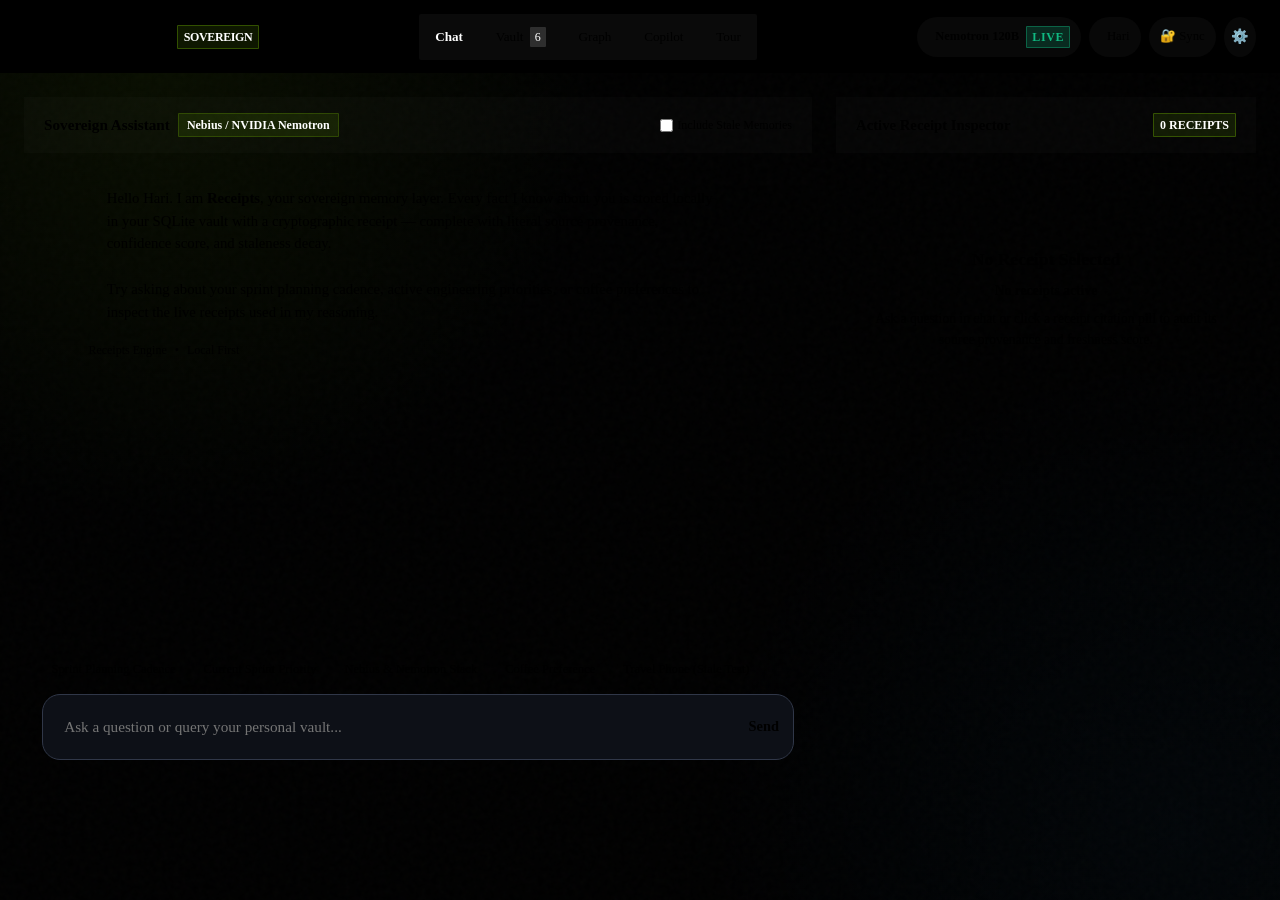
<file: index.html>
<!DOCTYPE html>
<html lang="en">
<head>
  <meta charset="UTF-8">
  <meta name="viewport" content="width=device-width, initial-scale=1.0">
  <title>Receipts — Sovereign Memory Layer with Memory Receipts</title>
  <meta name="description" content="A local-first personal assistant giving every remembered fact an auditable receipt with source provenance, confidence, and staleness decay. Powered by NVIDIA Nemotron on Nebius Token Factory.">
  <link rel="stylesheet" href="/static/css/style.css">
  <link rel="icon" href="data:image/svg+xml,<svg xmlns=%22http://www.w3.org/2000/svg%22 viewBox=%220 0 32 32%22><rect width=%2232%22 height=%2232%22 rx=%226%22 fill=%22%236366f1%22/><text x=%2216%22 y=%2222%22 font-family=%22sans-serif%22 font-size=%2218%22 font-weight=%22bold%22 fill=%22white%22 text-anchor=%22middle%22>R</text></svg>">
</head>
<body>

  <!-- Top Navigation Header -->
  <!-- Top Navigation Header -->
  <header class="app-header">
    <div class="header-container">
      
      <!-- Left: Clean Brand Logo -->
      <a href="#" class="brand" onclick="switchView('chat')">
        <div class="brand-icon">R</div>
        <div class="brand-title">
          RECEIPTS
          <span class="brand-badge">Sovereign</span>
        </div>
      </a>

      <!-- Center: Main Navigation Tabs -->
      <nav class="nav-tabs">
        <button id="tab-btn-chat" class="nav-tab-btn active" onclick="switchView('chat')">
          <span>Chat</span>
        </button>
        <button id="tab-btn-vault" class="nav-tab-btn" onclick="switchView('vault')">
          <span>Vault</span>
          <span id="nav-vault-badge" class="nav-badge">6</span>
        </button>
        <button id="tab-btn-graph" class="nav-tab-btn" onclick="switchView('graph')">
          <span>Graph</span>
        </button>
        <button id="tab-btn-agent" class="nav-tab-btn" onclick="switchView('agent')">
          <span>Copilot</span>
          <span id="agent-alerts-badge" class="badge-alert" style="display:none">0</span>
        </button>
        <button id="tab-btn-tour" class="nav-tab-btn" onclick="switchView('tour')">
          <span>Tour</span>
        </button>
      </nav>

      <!-- Right: Sleek System & Profile Controls -->
      <div class="header-actions">
        <!-- Live Engine Status Pill -->
        <button class="engine-pill" onclick="openEngineModal()" title="Inference Engine: Click to inspect live diagnostics">
          <span class="dot dot-green" id="engine-status-dot"></span>
          <span id="model-display-pill" class="engine-model-name">Nemotron 120B</span>
          <span class="engine-live-tag" id="engine-live-tag">LIVE</span>
        </button>

        <!-- User Profile -->
        <button class="header-action-pill" onclick="openSyncModal('profile')" title="Current Profile: Click to switch">
          <span class="dot dot-blue"></span>
          <span id="current-user-label">Hari</span>
        </button>

        <!-- Encrypted Sync -->
        <button class="header-action-pill" onclick="openSyncModal('export')" title="Encrypted Cross-Device Sync (AES-256-GCM)">
          <span>🔐 Sync</span>
        </button>

        <!-- Settings -->
        <button class="header-icon-btn" onclick="openSettingsModal()" title="Settings & API Keys">
          ⚙️
        </button>
      </div>

    </div>
  </header>

  <main class="app-container">

    <!-- Proactive Staleness Alerts Banner (Clean Floating Notification) -->
    <div id="staleness-alert-banner" class="staleness-floating-banner" style="display:none">
      <div class="banner-inner">
        <div class="banner-text-group">
          <span class="banner-icon">⚠️</span>
          <span id="staleness-banner-text"><strong>Memory Staleness Alert:</strong> 1 fact has decayed below 40% confidence.</span>
        </div>
        <div class="banner-actions">
          <button class="btn-sm btn-primary" onclick="switchView('agent')">Review in Copilot</button>
          <button class="btn-sm btn-dismiss" onclick="dismissStalenessBanner()" title="Dismiss">&times;</button>
        </div>
      </div>
    </div>

    <!-- VIEW 1: CHAT ASSISTANT -->
    <section id="view-chat" class="view-section active">
      <div class="chat-layout">
        
        <!-- Chat Panel -->
        <div class="chat-panel">
          <div class="chat-header">
            <div class="chat-header-title">
              <span>Sovereign Assistant</span>
              <span class="model-badge" id="chat-model-badge">Nebius / NVIDIA Nemotron</span>
            </div>
            <div style="font-size:0.75rem; color:var(--text-muted); display:flex; align-items:center; gap:0.5rem">
              <label style="display:flex; align-items:center; gap:0.3rem; cursor:pointer">
                <input type="checkbox" id="check-include-stale"> Include Stale Memories
              </label>
            </div>
          </div>

          <div id="chat-messages" class="chat-messages">
            <!-- Initial welcome message -->
            <div class="chat-msg assistant">
              <div class="msg-bubble">
                Hello Hari. I am <strong>Receipts</strong>, your sovereign memory layer.
                Every fact I know about you is stored locally in your SQLite vault with a cryptographic receipt — complete with literal source provenance, confidence score, and staleness decay.
                <br><br>
                Try asking about your sprint planning cadence, active engineering priorities, or coffee preferences to inspect the live receipts used in my reasoning.
              </div>
              <div class="msg-meta">
                <span>Receipts Engine</span> • <span>Local First</span>
              </div>
            </div>
          </div>

          <!-- Chat Input Bar -->
          <div class="chat-input-bar">
            <!-- Quick prompt chips -->
            <div class="quick-prompts">
              <span class="prompt-chip" onclick="applyQuickPrompt('How should we schedule the sprint planning meeting?')">Sprint Planning Cadence</span>
              <span class="prompt-chip" onclick="applyQuickPrompt('What is my current engineering focus this sprint?')">Current Sprint Priority</span>
              <span class="prompt-chip" onclick="applyQuickPrompt('What model powers your inference on Nebius?')">Nebius & Nemotron Stack</span>
              <span class="prompt-chip" onclick="applyQuickPrompt('Can you order my usual coffee?')">Coffee Preference</span>
              <span class="prompt-chip" onclick="applyQuickPrompt('What is my current travel phone number?')">Travel Phone (Stale Test)</span>
            </div>

            <form id="chat-form" class="input-row" onsubmit="handleChatSubmit(event)">
              <input type="text" id="chat-input" class="chat-input" placeholder="Ask a question or query your personal vault..." autocomplete="off">
              <button type="submit" id="btn-chat-send" class="btn-send">
                <span>Send</span>
                <span id="send-spinner" class="spinner" style="display:none"></span>
              </button>
            </form>
          </div>
        </div>

        <!-- Chat Side Inspector: Used Receipts Drawer -->
        <aside class="chat-inspector-panel">
          <div class="inspector-header">
            <div class="inspector-header-title">
              <span>Active Receipt Inspector</span>
            </div>
            <span id="inspector-count-badge" class="brand-badge">0 Receipts</span>
          </div>

          <div id="inspector-body" class="inspector-body">
            <div class="empty-inspector">
              <div style="font-size:1.1rem; color:var(--text-muted); font-weight:600">No Receipt Selected</div>
              <div><strong>No receipts active</strong></div>
              <div>Ask a question in chat or click a receipt citation pill to audit its source provenance and freshness score.</div>
            </div>
          </div>
        </aside>

      </div>
    </section>

    <!-- VIEW 2: MEMORY VAULT -->
    <section id="view-vault" class="view-section">
      <div class="vault-header-row">
        <div class="vault-title-group">
          <h2>Sovereign Memory Vault</h2>
          <div class="vault-subtitle">
            All memories live exclusively in your local SQLite database (<code id="vault-db-path-label">./data/vault.db</code>). Nebius and NVIDIA Nemotron only see minimal context on-demand.
          </div>
        </div>

        <div class="vault-toolbar">
          <button class="btn-primary" onclick="openAddMemoryModal()">
            <span>+ Add Memory Receipt</span>
          </button>
          <button class="btn-secondary" onclick="checkAllVaultConflicts()" title="Scan vault for contradictory memories">
            <span>Scan Conflicts</span>
          </button>
          <button class="btn-secondary" onclick="openTavilyIngestModal()">
            <span>Ingest Web (Tavily)</span>
          </button>
          <button class="btn-secondary" onclick="openSyncModal('export')">
            <span>Encrypted Sync</span>
          </button>
          <button class="btn-secondary" onclick="resetDemoData()" title="Reset back to default demo state">
            <span>Reset Demo</span>
          </button>
        </div>
      </div>

      <!-- Sleek Vault Stats Subbar -->
      <div class="vault-stats-subbar">
        <div class="vault-substat">
          <span class="dot dot-blue"></span>
          <span>Total Vault: <strong id="stat-total-count">0</strong> facts</span>
        </div>
        <div class="vault-substat">
          <span class="dot dot-green"></span>
          <span>Fresh: <strong id="stat-fresh-count" style="color:var(--accent-fresh)">0</strong></span>
        </div>
        <div class="vault-substat">
          <span class="dot dot-amber"></span>
          <span>Decaying: <strong id="stat-decay-count" style="color:var(--accent-decay)">0</strong></span>
        </div>
        <div class="vault-substat">
          <span class="dot dot-red"></span>
          <span>Stale: <strong id="stat-stale-count" style="color:var(--accent-stale)">0</strong></span>
        </div>
        <div class="vault-substat" style="margin-left:auto">
          <span>Sovereign Health: <strong id="stat-health-pct" style="color:var(--accent-fresh)">100%</strong></span>
        </div>
      </div>

      <!-- Filters & Search Toolbar -->
      <div class="vault-filters">
        <div class="filter-group">
          <span style="font-size:0.75rem; color:var(--text-muted); font-weight:600">CATEGORY:</span>
          <button class="filter-pill active" onclick="filterVault('all', currentStatus)">All</button>
          <button class="filter-pill" onclick="filterVault('preference', currentStatus)">Preferences</button>
          <button class="filter-pill" onclick="filterVault('project', currentStatus)">Projects</button>
          <button class="filter-pill" onclick="filterVault('factual_web', currentStatus)">Web Research</button>
          <button class="filter-pill" onclick="filterVault('personal', currentStatus)">Personal</button>
        </div>

        <div class="filter-group">
          <span style="font-size:0.75rem; color:var(--text-muted); font-weight:600">STATUS:</span>
          <button class="filter-pill active" onclick="filterVault(currentCategory, 'all')">All</button>
          <button class="filter-pill" onclick="filterVault(currentCategory, 'fresh')">Fresh</button>
          <button class="filter-pill" onclick="filterVault(currentCategory, 'decaying')">Decaying</button>
          <button class="filter-pill" onclick="filterVault(currentCategory, 'stale')">Stale</button>
        </div>

        <div class="search-box">
          <span class="search-icon">🔍</span>
          <input type="text" id="vault-search-input" placeholder="Search facts, sources, excerpts..." oninput="handleVaultSearch(event)">
        </div>
      </div>

      <!-- Conflict Notice Box (if any detected) -->
      <div id="vault-conflict-banner" class="conflict-alert-card" style="display:none">
        <div class="conflict-banner-header">
          <span>⚠️ Contradictory Memories Detected in Vault</span>
          <button class="btn-sm btn-secondary" onclick="dismissConflictBanner()">Dismiss</button>
        </div>
        <div id="vault-conflict-list" class="conflict-items"></div>
      </div>

      <!-- Cards Grid -->
      <div id="vault-grid" class="vault-grid">
        <!-- Rendered dynamically -->
      </div>
    </section>

    <!-- VIEW 3: LONG-TERM MEMORY GRAPH -->
    <section id="view-graph" class="view-section">
      <div class="graph-layout">
        <div class="graph-canvas-container">
          <div class="graph-toolbar">
            <div class="graph-legend">
              <span class="legend-chip"><span class="legend-dot" style="background:#6366f1"></span> Preference</span>
              <span class="legend-chip"><span class="legend-dot" style="background:#f59e0b"></span> Active Project</span>
              <span class="legend-chip"><span class="legend-dot" style="background:#06b6d4"></span> Web Intel</span>
              <span class="legend-chip"><span class="legend-dot" style="background:#10b981"></span> Personal</span>
              <span class="legend-chip"><span class="legend-dot" style="background:#475569"></span> Stale Fact</span>
            </div>
            <div class="graph-controls">
              <button class="btn-sm btn-secondary" onclick="reloadMemoryGraph()">↻ Refresh Graph</button>
              <button class="btn-sm btn-secondary" onclick="zoomGraph(1.2)">+ Zoom In</button>
              <button class="btn-sm btn-secondary" onclick="zoomGraph(0.8)">- Zoom Out</button>
              <button class="btn-sm btn-secondary" onclick="resetGraphView()">Reset View</button>
            </div>
          </div>

          <div id="graph-wrapper" class="graph-svg-wrapper">
            <svg id="memory-graph-svg" class="memory-graph-svg" width="100%" height="600"></svg>
            <div id="graph-empty-state" class="graph-empty" style="display:none">
              Loading sovereign memory knowledge graph...
            </div>
          </div>
        </div>

        <!-- Graph Side Panel: Selected Memory Details -->
        <aside class="graph-inspector-panel">
          <div class="inspector-header">
            <div class="inspector-header-title">
              <span>Selected Node Details</span>
            </div>
          </div>
          <div id="graph-node-details" class="inspector-body">
            <div class="empty-inspector">
              <div style="font-size:1.1rem; color:var(--text-muted); font-weight:600">Select a Node</div>
              <div>Click any memory node in the knowledge graph to inspect its receipt, confidence level, and connected semantic edges.</div>
            </div>
          </div>
        </aside>
      </div>
    </section>

    <!-- VIEW 4: AGENTIC COPILOT & HEALTH TOOLS -->
    <section id="view-agent" class="view-section">
      <div class="agent-dashboard">
        
        <!-- Health Meter & Stats Row -->
        <div class="agent-health-row">
          <div class="health-card">
            <div class="health-gauge-box">
              <div class="health-circle-outer">
                <div class="health-circle-inner">
                  <span id="agent-health-value" class="health-big-pct">100%</span>
                  <span class="health-sub">Health Score</span>
                </div>
              </div>
            </div>
            <div class="health-info">
              <h3>Sovereign Vault Health</h3>
              <p style="color:var(--text-muted); font-size:0.88rem; margin:0.4rem 0 1rem 0">
                Calculated in real-time by weighting active fresh facts against decaying and stale memories.
              </p>
              <div class="health-breakdown">
                <div class="breakdown-item">
                  <span class="dot dot-green"></span>
                  <span>Fresh: <strong id="agent-fresh-stat">0</strong></span>
                </div>
                <div class="breakdown-item">
                  <span class="dot dot-amber"></span>
                  <span>Decaying: <strong id="agent-decay-stat">0</strong></span>
                </div>
                <div class="breakdown-item">
                  <span class="dot dot-red"></span>
                  <span>Stale: <strong id="agent-stale-stat">0</strong></span>
                </div>
              </div>
            </div>
          </div>

          <div class="agent-model-card">
            <div style="font-size:0.75rem; color:var(--primary); font-weight:700; letter-spacing:0.05em">AGENTIC REASONING ENGINE</div>
            <h4 style="margin:0.4rem 0" id="agent-engine-name">NVIDIA Nemotron 3 Super</h4>
            <p style="font-size:0.84rem; color:var(--text-muted); line-height:1.4">
              Nemotron continuously reviews your vault topology, proposing proactive freshness reaffirms, conflict reconciliations, and knowledge-gap inquiries.
            </p>
            <div style="margin-top:1rem">
              <button class="btn-primary" onclick="fetchAgentSuggestions()" id="btn-refresh-agent-sug">
                <span>Run Agentic Vault Analysis</span>
                <span id="agent-spinner" class="spinner" style="display:none"></span>
              </button>
            </div>
          </div>
        </div>

        <!-- Proactive Staleness Alerts Section -->
        <div class="agent-section-block">
          <div class="section-title-row">
            <h3>⚠️ Proactive Staleness Alerts</h3>
            <span class="badge-sub">Auto-flagged by exponential decay curves</span>
          </div>
          <div id="agent-staleness-list" class="agent-alerts-grid">
            <!-- Dynamic alerts -->
          </div>
        </div>

        <!-- Agentic Maintenance Suggestions Section -->
        <div class="agent-section-block">
          <div class="section-title-row">
            <h3>🤖 Nemotron Actionable Recommendations</h3>
            <span class="badge-sub" id="agent-suggestions-meta">Powered by Nemotron reasoning</span>
          </div>
          <div id="agent-suggestions-list" class="agent-suggestions-grid">
            <!-- Dynamic suggestions -->
          </div>
        </div>

      </div>
    </section>

    <!-- VIEW 5: SOVEREIGNTY DEMO TOUR -->
    <section id="view-tour" class="view-section">
      <div class="tour-container">
        
        <div style="text-align:center; margin-bottom:2rem">
          <div class="brand-badge" style="font-size:0.8rem; margin-bottom:0.5rem">Judge Evaluation Walkthrough</div>
          <h2 style="font-size:1.8rem; font-weight:700">The Sovereignty Proof in 6 Steps</h2>
          <p style="color:var(--text-muted); max-width:620px; margin:0.5rem auto">
            Experience why a <strong>Memory Vault with Receipts</strong> beats generic companion bots: transparent provenance, mathematical decay curves, conflict detection, audited corrections, encrypted sync, and instant deletion.
          </p>
        </div>

        <!-- Step 1 -->
        <div class="tour-card">
          <div class="tour-step-badge">STEP 1 • PROVENANCE REASONING</div>
          <h3 class="tour-title">1. Query Assistant on Sprint Planning</h3>
          <p class="tour-desc">
            Ask how sprint meetings should be scheduled. NVIDIA Nemotron uses receipt <code>REC-ASYNC1</code> (sourced from an email thread) to state you strictly prefer async updates.
          </p>
          <div class="tour-action-box">
            <div>
              <strong>Prompt:</strong> "How should we schedule the sprint planning meeting?"
            </div>
            <button class="btn-primary" onclick="runTourStep(1)">Run Step 1 &rarr;</button>
          </div>
        </div>

        <!-- Step 2 -->
        <div class="tour-card">
          <div class="tour-step-badge">STEP 2 • AUDIT RECEIPT CARD</div>
          <h3 class="tour-title">2. Inspect the Receipt Card</h3>
          <p class="tour-desc">
            Examine the physical-style receipt for <code>REC-ASYNC1</code>. Notice the literal email excerpt, 95% confidence score, and <strong>Lifestyle & Preference</strong> decay curve (90-day half-life).
          </p>
          <div class="tour-action-box">
            <div>
              <strong>Receipt:</strong> <code>REC-ASYNC1</code> • Email Thread: Q4 Sprint Cadence
            </div>
            <button class="btn-secondary" onclick="runTourStep(2)">Inspect Receipt &rarr;</button>
          </div>
        </div>

        <!-- Step 3 -->
        <div class="tour-card">
          <div class="tour-step-badge">STEP 3 • SOVEREIGN USER CORRECTION & CONFLICT CHECK</div>
          <h3 class="tour-title">3. Live Correct the Memory</h3>
          <p class="tour-desc">
            Change your preference from async to: <em>"User now prefers live 15-minute morning syncs over async communication."</em> Watch the audit trail capture your edit with timestamps.
          </p>
          <div class="tour-action-box">
            <div>
              <strong>Correction:</strong> Update preference & reset confidence clock.
            </div>
            <button class="btn-primary" onclick="runTourStep(3)">Perform Correction &rarr;</button>
          </div>
        </div>

        <!-- Step 4 -->
        <div class="tour-card">
          <div class="tour-step-badge">STEP 4 • VERIFY SYSTEM REFLECTS CHANGE</div>
          <h3 class="tour-title">4. Re-Query Assistant</h3>
          <p class="tour-desc">
            Ask the exact same question again. NVIDIA Nemotron immediately adapts to your corrected sovereign receipt, recommending live morning syncs!
          </p>
          <div class="tour-action-box">
            <div>
              <strong>Re-test:</strong> Assistant answers with updated fact and cited receipt.
            </div>
            <button class="btn-primary" onclick="runTourStep(4)">Re-Query Assistant &rarr;</button>
          </div>
        </div>

        <!-- Step 5 -->
        <div class="tour-card">
          <div class="tour-step-badge">STEP 5 • TAVILY SOURCE VERIFICATION ($3K BONUS)</div>
          <h3 class="tour-title">5. Verify Web Source via Tavily</h3>
          <p class="tour-desc">
            Run a live verification on <code>REC-NEMO3</code>. Tavily checks the live URL to confirm the excerpt is intact and flags if content drift has occurred.
          </p>
          <div class="tour-action-box">
            <div>
              <strong>Target:</strong> <code>REC-NEMO3</code> (Nebius Token Factory Model Directory)
            </div>
            <button class="btn-secondary" onclick="runTourStep(5)">Verify via Tavily &rarr;</button>
          </div>
        </div>

        <!-- Step 6 -->
        <div class="tour-card">
          <div class="tour-step-badge">STEP 6 • ENCRYPTED CROSS-DEVICE SYNC</div>
          <h3 class="tour-title">6. Export AES-256-GCM Encrypted Vault</h3>
          <p class="tour-desc">
            Demonstrate zero-trust sovereign portability. Export your entire local vault encrypted with a custom passphrase using AES-256-GCM and PBKDF2 (100,000 iterations).
          </p>
          <div class="tour-action-box">
            <div>
              <strong>Action:</strong> Open Encrypted Sync modal to export or import.
            </div>
            <button class="btn-primary" onclick="runTourStep(6)">Open Encrypted Sync &rarr;</button>
          </div>
        </div>

      </div>
    </section>

  </main>

  <!-- MODAL: CONFLICT DETECTION WARNING ("WOW" INTERACTION) -->
  <div id="modal-conflict" class="modal-overlay">
    <div class="modal-content modal-warning">
      <div class="modal-header">
        <div class="modal-title" style="color:var(--accent-decay)">
          <span>⚠️ Memory Conflict Detected</span>
        </div>
        <button class="modal-close-btn" onclick="closeModal('modal-conflict')">&times;</button>
      </div>
      <div class="modal-body">
        <p style="font-size:0.9rem; color:var(--text-main); line-height:1.5">
          The statement you are adding directly contradicts an active receipt already stored in your sovereign vault:
        </p>

        <div class="conflict-comparison">
          <div class="conflict-col old">
            <span class="col-tag">EXISTING ACTIVE RECEIPT (<span id="conflict-existing-id">#REC</span>)</span>
            <div id="conflict-existing-content" class="conflict-text"></div>
          </div>
          <div class="conflict-col new">
            <span class="col-tag">PROPOSED NEW FACT</span>
            <div id="conflict-proposed-content" class="conflict-text"></div>
          </div>
        </div>

        <div id="conflict-domain-hint" class="conflict-hint-box"></div>

        <p style="font-size:0.8rem; color:var(--text-muted)">
          How would you like Receipts to resolve this contradiction?
        </p>
      </div>
      <div class="modal-footer">
        <button class="btn-secondary" onclick="closeModal('modal-conflict')">Cancel & Edit</button>
        <button class="btn-secondary" onclick="resolveConflictKeepBoth()">Keep Both as Context</button>
        <button class="btn-primary" onclick="resolveConflictOverwrite()">
          <span>⚡ Overwrite & Supersede Existing</span>
        </button>
      </div>
    </div>
  </div>

  <!-- MODAL: ENCRYPTED CROSS-DEVICE SYNC -->
  <div id="modal-sync" class="modal-overlay">
    <div class="modal-content" style="max-width:640px">
      <div class="modal-header">
        <div class="modal-title">
          <span>🔐 Sovereign Encrypted Sync (AES-256-GCM)</span>
        </div>
        <button class="modal-close-btn" onclick="closeModal('modal-sync')">&times;</button>
      </div>

      <!-- Sync Tabs -->
      <div class="sync-tab-bar">
        <button id="sync-tab-export" class="sync-tab-btn active" onclick="switchSyncTab('export')">Export Vault</button>
        <button id="sync-tab-import" class="sync-tab-btn" onclick="switchSyncTab('import')">Import Vault</button>
        <button id="sync-tab-profile" class="sync-tab-btn" onclick="switchSyncTab('profile')">User Profiles</button>
      </div>

      <div class="modal-body">
        <!-- SUB-TAB 1: EXPORT -->
        <div id="sync-panel-export" class="sync-panel active">
          <p style="font-size:0.84rem; color:var(--text-muted); margin-bottom:1rem">
            Encrypt your local SQLite memory vault using <strong>AES-256-GCM</strong> with 100,000 PBKDF2 iterations. No cloud servers, no intermediaries.
          </p>
          <div class="form-group">
            <label class="form-label">CURRENT PROFILE / USER ID</label>
            <input type="text" id="sync-export-user" class="form-input" value="Hari (Primary)" readonly>
          </div>
          <div class="form-group">
            <label class="form-label">ENCRYPTION PASSPHRASE</label>
            <input type="password" id="sync-export-pass" class="form-input" placeholder="Enter a secure passphrase (min 4 chars)">
          </div>
          <div style="display:flex; gap:0.5rem; align-items:center; margin-top:0.25rem">
            <input type="checkbox" id="sync-export-audit" checked>
            <label for="sync-export-audit" style="font-size:0.8rem; color:var(--text-muted); cursor:pointer">Include full provenance audit histories</label>
          </div>

          <div style="margin-top:1rem; display:flex; gap:0.75rem">
            <button class="btn-primary" onclick="performSyncExport()">
              <span id="export-btn-label">Generate Encrypted Bundle</span>
              <span id="export-spinner" class="spinner" style="display:none"></span>
            </button>
            <button class="btn-secondary" id="btn-download-bundle" style="display:none" onclick="downloadExportBundle()">
              Download .vault File
            </button>
          </div>

          <div id="sync-export-result-box" style="display:none; margin-top:1rem">
            <label class="form-label">ARMORED CIPHERTEXT PAYLOAD</label>
            <textarea id="sync-export-textarea" class="form-textarea" style="font-family:var(--font-mono); font-size:0.75rem" readonly></textarea>
            <div style="display:flex; justify-content:space-between; align-items:center; margin-top:0.5rem">
              <span id="sync-export-checksum" style="font-size:0.72rem; color:var(--text-dim); font-family:var(--font-mono)"></span>
              <button class="btn-sm btn-secondary" onclick="copyExportPayload()">Copy to Clipboard</button>
            </div>
          </div>
        </div>

        <!-- SUB-TAB 2: IMPORT -->
        <div id="sync-panel-import" class="sync-panel" style="display:none">
          <p style="font-size:0.84rem; color:var(--text-muted); margin-bottom:1rem">
            Restore or merge memories from another device by decrypting an armored vault bundle.
          </p>
          <div class="form-group">
            <label class="form-label">ARMORED ENCRYPTED BUNDLE (JSON)</label>
            <textarea id="sync-import-payload" class="form-textarea" placeholder="Paste the encrypted JSON bundle here..."></textarea>
          </div>
          <div class="form-group">
            <label class="form-label">DECRYPTION PASSPHRASE</label>
            <input type="password" id="sync-import-pass" class="form-input" placeholder="Enter the exact passphrase used when exporting">
          </div>
          <div class="form-group">
            <label class="form-label">MERGE STRATEGY</label>
            <select id="sync-import-strategy" class="form-select">
              <option value="skip_existing">Skip Existing (Preserve local receipts with matching IDs)</option>
              <option value="overwrite">Overwrite & Update (Replace local receipts with imported data)</option>
            </select>
          </div>

          <div style="margin-top:1rem">
            <button class="btn-primary" onclick="performSyncImport()">
              <span id="import-btn-label">Decrypt & Import Vault</span>
              <span id="import-spinner" class="spinner" style="display:none"></span>
            </button>
          </div>
        </div>

        <!-- SUB-TAB 3: PROFILES -->
        <div id="sync-panel-profile" class="sync-panel" style="display:none">
          <p style="font-size:0.84rem; color:var(--text-muted); margin-bottom:1rem">
            Manage local sovereign profiles for multi-user isolation on this machine.
          </p>
          <div class="profile-cards-list">
            <div class="profile-card active">
              <div class="profile-card-header">
                <strong>Hari (Primary)</strong>
                <span class="brand-badge">ACTIVE</span>
              </div>
              <div style="font-size:0.75rem; color:var(--text-muted); margin-top:0.25rem">Local Vault: ./data/vault.db</div>
            </div>
            <div class="profile-card" onclick="switchUserProfile('Work Laptop')">
              <div class="profile-card-header">
                <strong>Work Profile (Secured)</strong>
                <span class="badge-sub">Switch &rarr;</span>
              </div>
              <div style="font-size:0.75rem; color:var(--text-muted); margin-top:0.25rem">Cross-device sync profile</div>
            </div>
          </div>
        </div>

      </div>
      <div class="modal-footer">
        <button class="btn-secondary" onclick="closeModal('modal-sync')">Close</button>
      </div>
    </div>
  </div>

  <!-- MODAL: ENGINE DIAGNOSTICS -->
  <div id="modal-engine" class="modal-overlay">
    <div class="modal-content">
      <div class="modal-header">
        <div class="modal-title">
          <span>⚡ Live Nemotron Engine Diagnostics</span>
        </div>
        <button class="modal-close-btn" onclick="closeModal('modal-engine')">&times;</button>
      </div>
      <div class="modal-body">
        <div class="engine-diag-grid">
          <div class="diag-item">
            <span class="diag-label">INFERENCE PROVIDER</span>
            <span class="diag-val" id="diag-provider">NVIDIA NIM / Nebius</span>
          </div>
          <div class="diag-item">
            <span class="diag-label">API BASE URL</span>
            <span class="diag-val" id="diag-base-url" style="font-family:var(--font-mono); font-size:0.75rem">https://...</span>
          </div>
          <div class="diag-item">
            <span class="diag-label">CHAT REASONING MODEL</span>
            <span class="diag-val" id="diag-chat-model" style="font-family:var(--font-mono); font-size:0.75rem">nvidia/nemotron-3-super-120b-a12b</span>
          </div>
          <div class="diag-item">
            <span class="diag-label">FACT EXTRACTION MODEL</span>
            <span class="diag-val" id="diag-extract-model" style="font-family:var(--font-mono); font-size:0.75rem">nvidia/NVIDIA-Nemotron-3-Nano-30B-A3B</span>
          </div>
          <div class="diag-item">
            <span class="diag-label">API KEY STATUS</span>
            <span class="diag-val" id="diag-key-status">Key Present</span>
          </div>
          <div class="diag-item">
            <span class="diag-label">STRICT LIVE MODE</span>
            <span class="diag-val" id="diag-strict-mode" style="color:var(--accent-fresh)">TRUE (No simulated fallbacks)</span>
          </div>
        </div>

        <div class="diag-note">
          <strong>Democratizing Sovereign Memory:</strong> Queries never leave your control without auditable receipts. All embeddings and facts remain in your local SQLite store.
        </div>
      </div>
      <div class="modal-footer">
        <button class="btn-secondary" onclick="openSettingsModal()">Edit API Keys</button>
        <button class="btn-primary" onclick="closeModal('modal-engine')">Done</button>
      </div>
    </div>
  </div>

  <!-- MODAL: CORRECT MEMORY -->
  <div id="modal-correct" class="modal-overlay">
    <div class="modal-content">
      <div class="modal-header">
        <div class="modal-title">
          <span>Sovereign Fact Correction</span>
        </div>
        <button class="modal-close-btn" onclick="closeModal('modal-correct')">&times;</button>
      </div>
      <div class="modal-body">
        <div class="form-group">
          <label class="form-label">CURRENT FACT CONTENT</label>
          <div id="correct-old-content" style="font-size:0.85rem; color:var(--text-muted); background:var(--bg-card); padding:0.6rem; border-radius:4px"></div>
        </div>
        <div class="form-group">
          <label class="form-label">NEW CORRECTED FACT</label>
          <textarea id="correct-new-content" class="form-textarea" placeholder="Enter corrected factual statement..." oninput="handleCorrectionConflictCheck()"></textarea>
          <div id="correct-conflict-warn" class="inline-conflict-warn" style="display:none"></div>
        </div>
        <div class="form-group">
          <label class="form-label">AUDIT REASON (PROVENANCE NOTE)</label>
          <input type="text" id="correct-reason" class="form-input" value="User sovereign correction via audit interface">
        </div>
      </div>
      <div class="modal-footer">
        <button class="btn-secondary" onclick="closeModal('modal-correct')">Cancel</button>
        <button class="btn-primary" onclick="submitCorrection()">
          <span>Save Sovereign Correction</span>
        </button>
      </div>
    </div>
  </div>

  <!-- MODAL: ADD MEMORY -->
  <div id="modal-add" class="modal-overlay">
    <div class="modal-content">
      <div class="modal-header">
        <div class="modal-title">
          <span>+ Add Sovereign Memory Receipt</span>
        </div>
        <button class="modal-close-btn" onclick="closeModal('modal-add')">&times;</button>
      </div>
      <div class="modal-body">
        <div class="form-group">
          <label class="form-label">FACT STATEMENT</label>
          <textarea id="add-content" class="form-textarea" placeholder="e.g. User prefers Python 3.12 for all new backend services." oninput="handleAddConflictCheck()"></textarea>
          <!-- Dynamic conflict warning pill -->
          <div id="add-conflict-pill" class="inline-conflict-warn" style="display:none">
            ⚠️ <span id="add-conflict-msg">Contradiction detected with an existing memory</span>
          </div>
        </div>
        <div style="display:grid; grid-template-columns: 1fr 1fr; gap:0.75rem">
          <div class="form-group">
            <label class="form-label">CATEGORY</label>
            <select id="add-category" class="form-select">
              <option value="preference">Lifestyle / Preference</option>
              <option value="project">Active Project / Sprint</option>
              <option value="factual_web">Web Research</option>
              <option value="personal">Personal / Contact</option>
            </select>
          </div>
          <div class="form-group">
            <label class="form-label">DECAY CURVE</label>
            <select id="add-decay" class="form-select">
              <option value="lifestyle_preference">Slow Decay (90d half-life)</option>
              <option value="active_project">Medium Decay (21d half-life)</option>
              <option value="transient_state">Fast Decay (7d half-life)</option>
            </select>
          </div>
        </div>
        <div style="display:grid; grid-template-columns: 1fr 1fr; gap:0.75rem">
          <div class="form-group">
            <label class="form-label">SOURCE TYPE</label>
            <select id="add-source-type" class="form-select">
              <option value="email">Email Thread</option>
              <option value="slack">Slack / Team Chat</option>
              <option value="document">Document / PDF</option>
              <option value="chat">Direct Conversation</option>
              <option value="tavily_search">Web Search</option>
            </select>
          </div>
          <div class="form-group">
            <label class="form-label">SOURCE TITLE</label>
            <input type="text" id="add-source-title" class="form-input" placeholder="e.g. Email from CTO on Backend Stack">
          </div>
        </div>
        <div class="form-group">
          <label class="form-label">LITERAL SOURCE EXCERPT (PROVENANCE PROOF)</label>
          <textarea id="add-source-excerpt" class="form-textarea" placeholder="Paste literal email quote or document excerpt..."></textarea>
        </div>
        <div class="form-group">
          <label class="form-label">SOURCE URL (OPTIONAL)</label>
          <input type="text" id="add-source-url" class="form-input" placeholder="https://...">
        </div>
      </div>
      <div class="modal-footer">
        <button class="btn-secondary" onclick="closeModal('modal-add')">Cancel</button>
        <button class="btn-primary" onclick="submitNewMemory()">
          <span>Save Receipt</span>
        </button>
      </div>
    </div>
  </div>

  <!-- MODAL: TAVILY INGEST -->
  <div id="modal-tavily" class="modal-overlay">
    <div class="modal-content">
      <div class="modal-header">
        <div class="modal-title">
          <span>Tavily Web Search Ingestion ($3k Bonus)</span>
        </div>
        <button class="modal-close-btn" onclick="closeModal('modal-tavily')">&times;</button>
      </div>
      <div class="modal-body">
        <div class="form-group">
          <label class="form-label">SEARCH QUERY TO INGEST WITH PROVENANCE</label>
          <input type="text" id="tavily-query-input" class="form-input" placeholder="e.g. Nebius Token Factory NVIDIA Nemotron specs">
        </div>
        <div class="form-group">
          <label class="form-label">DECAY CURVE</label>
          <select id="tavily-decay-select" class="form-select">
            <option value="transient_state">Fast Decay (7d half-life) - Web Intel</option>
            <option value="active_project">Medium Decay (21d half-life)</option>
            <option value="lifestyle_preference">Slow Decay (90d half-life)</option>
          </select>
        </div>
        <p style="font-size:0.75rem; color:var(--text-dim)">
          Tavily will search the live web, extract the top result with full source URL, snippet, and confidence score, creating an auditable receipt with a <em>Verify Source</em> button.
        </p>
      </div>
      <div class="modal-footer">
        <button class="btn-secondary" onclick="closeModal('modal-tavily')">Cancel</button>
        <button class="btn-primary" onclick="submitTavilyIngest()">
          <span id="tavily-btn-text">Search & Ingest</span>
          <span id="tavily-spinner" class="spinner" style="display:none"></span>
        </button>
      </div>
    </div>
  </div>

  <!-- MODAL: SETTINGS -->
  <div id="modal-settings" class="modal-overlay">
    <div class="modal-content">
      <div class="modal-header">
        <div class="modal-title">
          <span>Configuration & API Credentials</span>
        </div>
        <button class="modal-close-btn" onclick="closeModal('modal-settings')">&times;</button>
      </div>
      <div class="modal-body">
        <div class="form-group">
          <label class="form-label">API KEY (NVIDIA NIM OR NEBIUS TOKEN FACTORY)</label>
          <input type="password" id="setting-nebius-key" class="form-input" placeholder="nvapi-... or Nebius API Key">
          <span style="font-size:0.7rem; color:var(--text-dim)">
            Auto-detects nvapi-... prefix and routes directly to https://integrate.api.nvidia.com/v1
          </span>
        </div>
        <div class="form-group">
          <label class="form-label">NVIDIA NEMOTRON MODEL</label>
          <select id="setting-nemotron-model" class="form-select">
            <option value="nvidia/nemotron-3-super-120b-a12b">nvidia/nemotron-3-super-120b-a12b (Reasoning & Synthesis)</option>
            <option value="nvidia/NVIDIA-Nemotron-3-Nano-30B-A3B">nvidia/NVIDIA-Nemotron-3-Nano-30B-A3B (Extraction & Classification)</option>
            <option value="nvidia/nemotron-mini-4b-instruct">nvidia/nemotron-mini-4b-instruct (Compact Edge)</option>
          </select>
        </div>
        <div class="form-group">
          <label class="form-label">TAVILY WEB SEARCH API KEY</label>
          <input type="password" id="setting-tavily-key" class="form-input" placeholder="Enter Tavily API Key for live web intelligence">
        </div>
      </div>
      <div class="modal-footer">
        <button class="btn-secondary" onclick="closeModal('modal-settings')">Cancel</button>
        <button class="btn-primary" onclick="submitSettings()">Save Settings</button>
      </div>
    </div>
  </div>

  <!-- Toast Container -->
  <div id="toast-container" class="toast-container"></div>

  <script src="/static/js/app.js"></script>
</body>
</html>
</file>
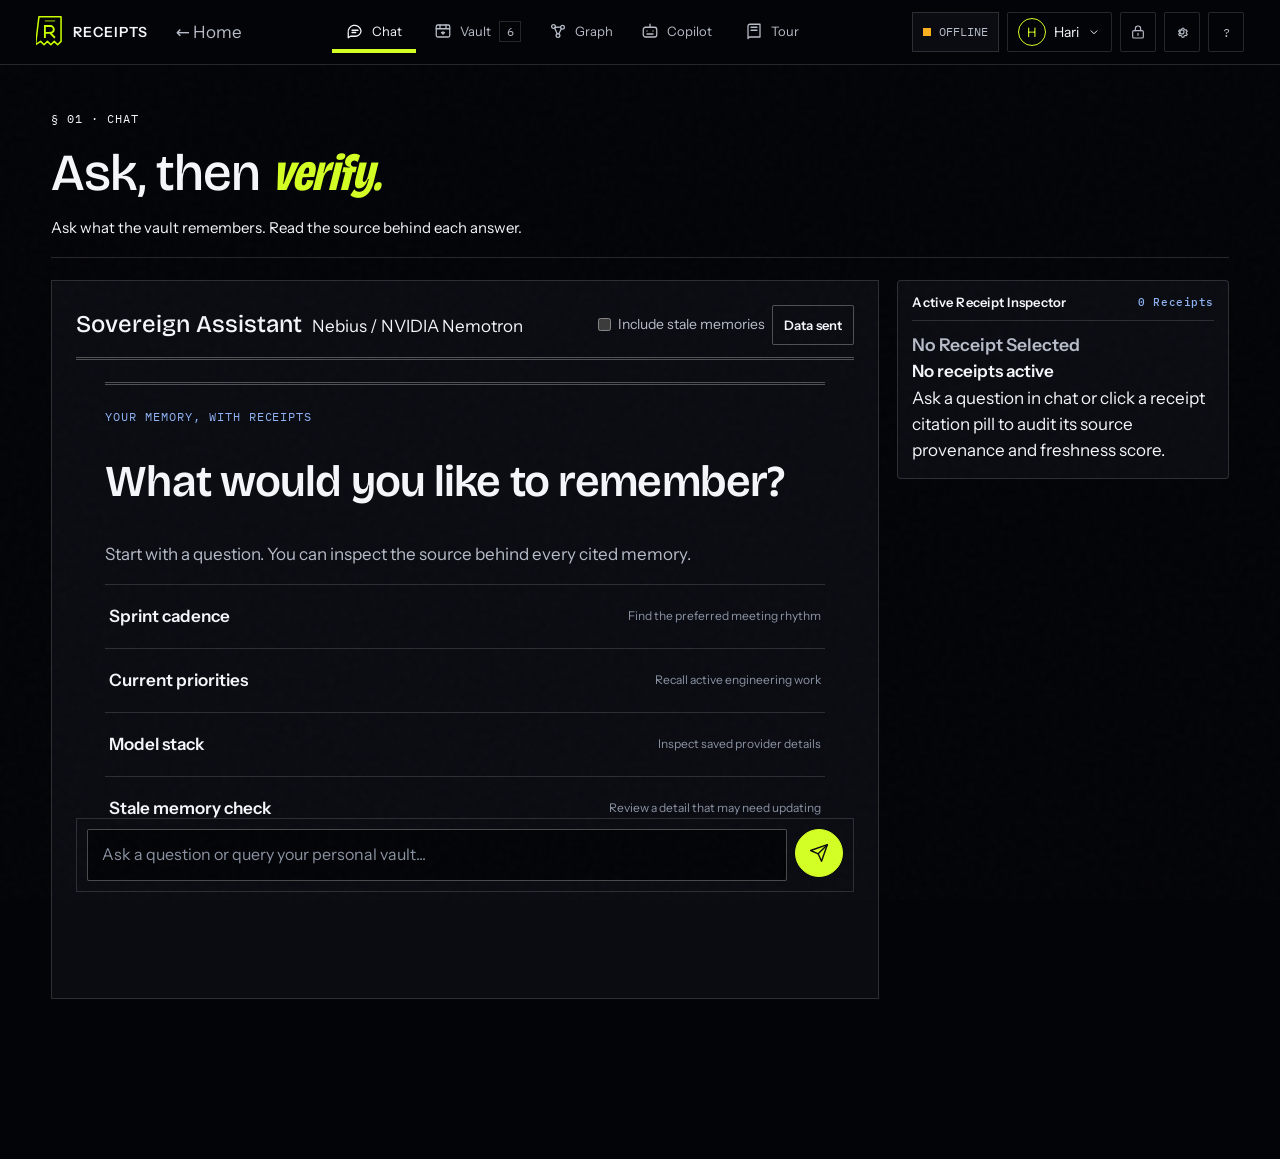
<file: static/index.html>
<!DOCTYPE html>
<html lang="en">
<head>
  <meta charset="UTF-8">
  <meta name="viewport" content="width=device-width, initial-scale=1.0">
  <title>RECEIPTS — Midnight · Cobalt · Lime</title>
  <meta name="description" content="A local-first memory vault with inspectable sources, confidence decay, corrections and deletion.">
  <meta property="og:title" content="RECEIPTS — Midnight · Cobalt · Lime">
  <meta property="og:description" content="Every fact gets a receipt. Every receipt gets old.">
  <meta property="og:image" content="/static/brand/og-receipts.svg">
  <meta property="og:type" content="website">
  <meta name="theme-color" content="#030407">
  <link rel="stylesheet" href="/static/css/tokens.css?v=midnight-cobalt-lime-v4-p1">
  <link rel="stylesheet" href="/static/css/thermal.css?v=graph-pause-resume-v7">
  <link rel="preload" href="/static/fonts/bricolage-grotesque-latin.woff2" as="font" type="font/woff2" crossorigin>
  <link rel="preload" href="/static/fonts/instrument-sans-latin.woff2" as="font" type="font/woff2" crossorigin>
  <link rel="preload" href="/static/fonts/ibm-plex-mono-400-latin.woff2" as="font" type="font/woff2" crossorigin>
  <link rel="icon" type="image/svg+xml" href="/static/brand/thermal-mark.svg?v=midnight-cobalt-lime-v4">
  <link rel="apple-touch-icon" href="/static/brand/thermal-mark.svg?v=midnight-cobalt-lime-v4">
</head>
<body>
  <svg class="styleguide-grain" aria-hidden="true" focusable="false">
      <filter id="thermal-paper-grain" x="0" y="0" width="100%" height="100%">
        <feTurbulence type="fractalNoise" baseFrequency=".82" numOctaves="2" stitchTiles="stitch" />
        <feColorMatrix type="saturate" values="0" />
      </filter>
      <filter id="stamp-ink-worn" x="-12%" y="-18%" width="124%" height="136%">
        <feTurbulence type="fractalNoise" baseFrequency=".12" numOctaves="2" seed="17" result="stamp-noise" />
        <feDisplacementMap in="SourceGraphic" in2="stamp-noise" scale=".45" xChannelSelector="R" yChannelSelector="G" />
      </filter>
      <mask id="stamp-wear-mask" maskUnits="objectBoundingBox" maskContentUnits="objectBoundingBox">
        <rect width="1" height="1" fill="white" />
        <rect width="1" height="1" fill="white" opacity=".18" filter="url(#stamp-ink-worn)" />
      </mask>
    </svg>


  <div id="marketing-site" hidden></div>
  <div id="thermal-landing" class="thermal-landing" hidden>
    <div class="thermal-scroll-progress" aria-hidden="true"><span id="landing-scroll-progress"></span></div>
    <header class="thermal-letterhead">
      <a class="thermal-brand" href="#/" aria-label="Receipts home"><img src="/static/brand/thermal-mark.svg" alt="" width="24" height="30"><span>RECEIPTS</span></a>
      <nav aria-label="Page navigation"><a href="#itemized">Itemized</a><a href="#day-in-vault">Day in the vault</a><a href="#data-ledger">Data ledger</a><a href="#spec-sheet">Spec sheet</a><a href="#notes">Notes</a><a class="landing-external-link" data-landing-link="github" hidden>GitHub</a><a class="landing-external-link" data-landing-link="devpost" hidden>Devpost</a><a class="landing-external-link" data-landing-link="demoVideo" hidden>Demo video</a></nav>
      <div class="thermal-letterhead-right"><time id="landing-printed-time">PRINTED · TODAY</time><a class="thermal-button thermal-button-primary" href="#/app/chat">Open console</a></div>
    </header>
    <main class="thermal-landing-main">
      <section class="thermal-hero" aria-labelledby="landing-title">
        <div class="thermal-margin-label"><span>§ 01</span><small>THE QUESTION<br>IS THE RECEIPT</small></div>
        <div class="thermal-hero-grid">
          <div class="thermal-hero-copy">
            <p class="thermal-kicker">PERSONAL MEMORY · LOCAL FIRST</p>
            <h1 id="landing-title"><span>Your AI remembers.</span><br><em>Receipts proves it.</em></h1>
            <p class="thermal-deck">Every fact your assistant remembers carries its source, timestamp, confidence and decay clock. Inspect it, correct it, or delete it.</p>
            <div class="thermal-hero-actions">
              <a class="thermal-button thermal-button-primary" href="#/app/chat">Open console</a>
              <a id="landing-demo-link" class="thermal-text-link" href="#" hidden>Watch the demo</a>
            </div>
            <section class="thermal-printer" aria-labelledby="printer-heading">
              <div class="thermal-printer-head"><span id="printer-heading">ASK THE VAULT</span><span class="thermal-status-mark" id="printer-status-label">SAMPLE · OFFLINE</span></div>
              <form id="landing-printer-form" class="thermal-printer-form">
                <label class="sr-only" for="landing-printer-input">Your question</label>
                <div class="thermal-input-row"><input id="landing-printer-input" name="question" maxlength="1000" placeholder="What did I say about sprint meetings?" autocomplete="off"><button class="thermal-button thermal-button-primary" type="submit">Print</button></div>
              </form>
              <div class="thermal-suggestions" aria-label="Suggested questions"><button type="button" data-printer-question="How should I plan sprint meetings?">Sprint cadence</button><button type="button" data-printer-question="What are my current priorities?">Current priorities</button><button type="button" data-printer-question="Which memories need review?">Stale memory check</button></div>
            </section>
          </div>
          <div class="thermal-hero-panel" aria-label="Printed receipt preview">
            <div class="thermal-printer-slot" aria-hidden="true"><span></span></div>
            <div id="landing-printer-output" class="thermal-printer-output" aria-live="polite"><article id="landing-hero-receipt" class="thermal-printed-slip thermal-hero-receipt"><p class="thermal-empty-slip">Loading the saved receipt…</p></article></div>
          </div>
        </div>
      </section>
      <section class="thermal-receipt-marquee" aria-label="Saved receipt ticker"><div id="landing-receipt-ticker"><p>Saved receipt summaries are loading.</p></div></section>
      <section class="thermal-section thermal-itemized" id="itemized"><div class="thermal-margin-label"><span>§ 02</span><small>ITEMIZED</small></div><div class="thermal-section-body"><p class="thermal-kicker">WHAT THE LEDGER KEEPS</p><h2>Memory without receipts<br>is just a rumor.</h2><div class="thermal-itemized-layout"><aside class="thermal-item-tape" aria-label="Capability receipt tape"><strong>ITEMIZED RECEIPT</strong><div id="itemized-tape-lines"></div><b>TOTAL <span id="itemized-tape-total">0</span> ITEMS</b></aside><div class="thermal-ledger-lines">
        <article class="itemized-row"><h3>Provenance</h3><p>Every record keeps its source, excerpt, timestamp and a SHA-256 hash.</p><a href="#/app/vault">See it in the console</a></article>
        <article class="itemized-row"><h3>Confidence decay</h3><p>Confidence falls on a per-category half-life until you reaffirm the fact.</p><a href="#/app/vault">See it in the console</a></article>
        <article class="itemized-row"><h3>Conflicts</h3><p>A scan finds records that contradict each other so you choose what stays.</p><a href="#/app/copilot">See it in the console</a></article>
        <article class="itemized-row"><h3>Web verification</h3><p>Tavily re-checks web-sourced facts against the live page when you request a verification.</p><a href="#/app/vault">See it in the console</a></article>
        <article class="itemized-row"><h3>Encrypted sync</h3><p>Export the vault as an AES-256-GCM bundle using PBKDF2 with 100,000 iterations.</p><a href="#/app/chat">See it in the console</a></article>
        <article class="itemized-row"><h3>Local vault</h3><p>Records live in a local SQLite file; only the context a request needs is sent to the provider.</p><a href="#/app/chat">See it in the console</a></article>
      </div></div></div></section>
      <section class="thermal-day-story" id="day-in-vault" aria-labelledby="day-vault-title">
        <div class="thermal-day-stage">
          <aside class="day-vault-rail"><p class="thermal-kicker">A READ-ONLY STORY</p><h2 id="day-vault-title">Day in<br>the vault.</h2><strong id="day-counter" aria-live="polite">DAY 00</strong><ol class="day-vault-beats"><li data-day="0">DAY 0 · RECEIVED</li><li data-day="7">DAY 7 · FADING</li><li data-day="14">DAY 14 · CONFLICT</li><li data-day="26">DAY 26 · STALE</li><li data-day="30">DAY 30 · REAFFIRMED</li></ol><label class="day-vault-range-label" for="vault-day-range">Scrub days 0 to 30</label><input id="vault-day-range" type="range" min="0" max="30" value="0" aria-label="Scrub days 0 to 30"><p id="day-vault-caption" class="day-vault-caption">A fact arrives. It gets a receipt.</p></aside>
          <div id="vault-day-scrub" class="day-vault-receipts" aria-live="polite"><p>Loading the sample receipts…</p></div>
        </div>
        <p class="day-vault-disclaimer">Illustrative timeline using a 14-day half-life. Not your data.</p>
      </section>
      <section class="thermal-section thermal-data-section" id="data-ledger"><div class="thermal-margin-label"><span>§ 03</span><small>DATA LEDGER</small></div><div class="thermal-section-body"><p class="thermal-kicker">NOTHING LEAVES WITHOUT A LINE IN THE LEDGER</p><h2>Where your data goes.</h2><p class="thermal-section-intro">Saved records stay in the local SQLite vault. When you ask a question, selected context can be sent to Nebius Token Factory. Tavily receives searches and source URLs when you request web verification.</p><div class="thermal-data-columns"><div><h3>Stays on this machine</h3><ul><li>Saved memories and their history</li><li>SQLite vault and local settings</li><li>Outbound request records</li></ul></div><div><h3>Sent to Nebius Token Factory</h3><ul><li>Selected memory context needed to answer</li><li>For web verification, search terms and source URLs are sent to Tavily</li></ul></div></div><div class="thermal-outbound"><div class="thermal-outbound-head"><span>OUTBOUND REQUEST LEDGER</span><span id="landing-outbound-source">READING</span><button type="button" id="landing-open-outbound">Open ledger</button></div><div id="landing-outbound-preview"><p>Reading recorded requests…</p></div></div></div></section>
      <section class="thermal-section thermal-spec-section" id="spec-sheet"><div class="thermal-margin-label"><span>§ 03A</span><small>SPEC SHEET</small></div><div class="thermal-section-body"><p class="thermal-kicker">BUILD FACTS · READ FROM THIS APP</p><h2>What runs this counter.</h2><div id="receipts-spec-sheet" class="receipts-spec-sheet"><p>Reading current engine configuration…</p></div><a href="#/privacy-and-licence">Privacy &amp; licence notes ↗</a></div></section><section class="thermal-section thermal-cta-section"><div class="thermal-margin-label"><span>§ 04</span><small>KEEP THE STUB</small></div><div class="thermal-coupon"><div><p class="thermal-kicker">YOUR MEMORY IS YOURS TO INSPECT</p><h2>Forget on purpose.</h2><p>Open console to inspect what is saved, correct a fact, or remove it from the vault.</p></div><a class="thermal-button thermal-button-primary" href="#/app/chat">Open console</a></div></section>
      <section class="thermal-section thermal-notes" id="notes"><div class="thermal-margin-label"><span>§ 05</span><small>FOOTNOTES</small></div><div class="thermal-section-body"><p class="thermal-kicker">SMALL PRINT</p><h2>Notes from the counter.</h2><div class="thermal-footnotes"><p><b>01 · Where is my data?</b><br>Saved records use the local SQLite database on this machine.</p><p><b>02 · What leaves this machine?</b><br>Only selected request context and requested web-search material is sent to configured providers.</p><p><b>03 · How does decay work?</b><br>Confidence is a freshness and review signal, not a truth score.</p><p><b>04 · Can I delete a memory?</b><br>Yes. The Vault provides a Forget action for saved records.</p><p><b>05 · Does confidence prove a fact?</b><br>No. It is a review signal, not a measure of truth.</p><p><b>06 · Can I inspect provider requests?</b><br>Open the outbound ledger to review request records available in this local demo.</p></div></div></section>
      <section class="thermal-demo-video" id="demo-video" hidden aria-label="Demo video"></section>
    </main>
    <footer class="thermal-receipt-footer"><div class="thermal-footer-inner"><img src="/static/brand/thermal-mark.svg" alt="" width="24" height="30"><span>THANK YOU. COME BACK AND VERIFY.</span><div id="landing-footer-barcode" aria-hidden="true"></div><p>Built for the Nebius x NVIDIA Global AI Hackathon.<br>NVIDIA, Nemotron and Nebius are trademarks of their respective owners.</p><nav><a href="#/app/chat">Console</a><a href="#/app/vault">Vault</a><a href="/LICENSE" target="_blank" rel="noopener noreferrer">MIT licence</a><span class="keyboard-hint">Press ? for shortcuts</span></nav></div></footer>
  </div>

  <main id="thermal-not-found" class="thermal-not-found" hidden>
    <p>§ 404 · PRINTER STATUS</p>
    <h1>Paper jam.</h1>
    <p>That page is not in this ledger.</p>
    <a href="#/">Return to the counter ↗</a>
  </main>

  <main id="styleguide-site" class="styleguide-site" hidden>

    <div class="styleguide-shell">
      <header class="styleguide-letterhead">
        <a class="styleguide-brand" href="#/" aria-label="Receipts home"><span class="styleguide-logo" aria-hidden="true">R</span><span>Receipts · Midnight / Cobalt / Lime</span></a>
        <span>Component docket </span>
        <a class="styleguide-back" href="#/">Return to the letterhead →</a>
      </header>
      <section class="styleguide-title">
        <div class="styleguide-section-mark">§ 00<br>TYPE &amp; STOCK</div>
        <div><h1>The reveal is the interface.</h1><p>A working component sheet for the Midnight · Cobalt · Lime. The receipt below is rendered from the first saved vault record; its state and barcode come from that record.</p></div>
      </section>
      <section class="styleguide-section">
        <div class="styleguide-section-mark">§ 01<br>INKS</div>
        <h2>Midnight, cobalt, lime</h2>
        <div class="styleguide-content styleguide-token-list">
  <div class="styleguide-token"><i class="styleguide-swatch" style="--swatch:var(--black)"></i><span>black · base</span></div>
  <div class="styleguide-token"><i class="styleguide-swatch" style="--swatch:var(--black-2)"></i><span>black-2 · surface</span></div>
  <div class="styleguide-token"><i class="styleguide-swatch" style="--swatch:var(--black-3)"></i><span>black-3 · raised</span></div>
  <div class="styleguide-token"><i class="styleguide-swatch" style="--swatch:var(--paper)"></i><span>paper · receipt stock</span></div>
  <div class="styleguide-token"><i class="styleguide-swatch" style="--swatch:var(--text)"></i><span>text · foreground</span></div>
  <div class="styleguide-token"><i class="styleguide-swatch" style="--swatch:var(--cobalt)"></i><span>cobalt · structure</span></div>
  <div class="styleguide-token"><i class="styleguide-swatch" style="--swatch:var(--cobalt-soft)"></i><span>cobalt-soft · small text</span></div>
  <div class="styleguide-token"><i class="styleguide-swatch" style="--swatch:var(--lime)"></i><span>lime · active</span></div>
  <div class="styleguide-token"><i class="styleguide-swatch" style="--swatch:var(--danger)"></i><span>danger · destructive</span></div>
</div></section>
      <section class="styleguide-section">
        <div class="styleguide-section-mark">§ 02<br>TYPE</div>
        <h2>Bricolage, Instrument Sans, IBM Plex Mono.</h2>
        <div class="styleguide-content styleguide-type-sample">
          <div class="styleguide-type-display">Your AI remembers.<br><em>Receipts proves it.</em></div>
          <div class="styleguide-type-ui">Instrument Sans · The source stays beside the remembered fact.</div>
          <div class="styleguide-type-mono">IBM PLEX MONO · REC-ASYNC1 · 091% · 00:01.4</div>
        </div>
      </section>
      <section class="styleguide-section">
        <div class="styleguide-section-mark">§ 03<br>STAMP PAD</div>
        <h2>States are printed, not colored alone.</h2>
        <div class="styleguide-content styleguide-stamps" aria-label="Receipt status stamps">
          <span class="thermal-stamp">Fresh</span><span class="thermal-stamp is-fading">Fading</span><span class="thermal-stamp is-stale">Stale</span>
          <span class="thermal-stamp is-superseded">Superseded</span><span class="thermal-stamp is-verified">Verified</span><span class="thermal-stamp is-forgotten">Forgotten</span><span class="thermal-stamp is-quarantined">Quarantined</span>
        </div>
      </section>
      <section class="styleguide-section">
        <div class="styleguide-section-mark">§ 04<br>CONTROLS</div>
        <h2>Buttons, double ink focus, and disabled state.</h2>
        <div class="styleguide-content styleguide-buttons">
          <button class="thermal-button thermal-button-primary" type="button">Print</button>
          <button class="thermal-button" type="button">Inspect</button>
          <button class="thermal-button thermal-button-link" type="button">Open ledger →</button>
          <button class="thermal-button thermal-button-danger" type="button">Forget</button>
          <button class="thermal-button" type="button" disabled>Unavailable</button>
        </div>
      </section>
      <section class="styleguide-section">
        <div class="styleguide-section-mark">§ 05<br>SPECIMEN</div>
        <h2>Receipt card · real saved record</h2>
        <div id="styleguide-receipt" class="styleguide-content styleguide-receipt-wrap thermal-specimen" aria-live="polite"><p class="styleguide-note">Warming the printer…</p></div>
      </section>
      <section class="styleguide-section">
        <div class="styleguide-section-mark">§ 06<br>LEDGER ROW</div>
        <h2>Dotted leaders keep the columns aligned.</h2>
        <div id="styleguide-ledger-row" class="styleguide-content styleguide-ledger-row"><span>REC-—</span><span class="leader">Waiting for the saved record ·········</span><span>—%</span><span>—</span></div>
      </section>
            <section class="styleguide-section">
        <div class="styleguide-section-mark">§ 07<br>REVEAL</div>
        <h2>Hidden provenance on a black surface.</h2>
        <div class="styleguide-content"><button id="styleguide-reveal" class="thermal-reveal-specimen" type="button" data-cursor="VERIFY"><span>Warming the printer…</span><span>Focus or hover to reveal the source line</span><b>VERIFY</b></button></div>
      </section><section class="styleguide-section">
        <div class="styleguide-section-mark">§ 08<br>PRINTER</div>
        <h2>Metadata belongs at the foot.</h2>
        <div class="styleguide-content styleguide-printer-footer"><span>CONFIGURED MODEL · see Diagnostics</span><span>INPUT — · OUTPUT —</span><span>LATENCY —</span></div>
      </section>
      <p class="styleguide-note">Bricolage Grotesque, Instrument Sans and IBM Plex Mono are self-hosted under static/fonts/ with their OFL notices.</p>
    </div>
  </main>

  <!-- Top Navigation Header -->
  <!-- Top Navigation Header -->
  <header class="app-header">
    <div class="header-container">
      
      <!-- Left: Clean Brand Logo -->
      <a href="#/" class="brand" aria-label="Return to landing page">
        <img class="brand-icon" src="/static/brand/thermal-mark.svg?v=midnight-cobalt-lime-v4" alt="" width="36" height="36">
        <div class="brand-title">
          RECEIPTS
        </div>
      </a>

      <a class="console-home-link" href="#/">← Home</a>

      <!-- Center: Main Navigation Tabs -->
      <nav class="nav-tabs">
        <button id="tab-btn-chat" class="nav-tab-btn active" onclick="switchView('chat')">
          <svg class="ui-icon" aria-hidden="true"><use href="/static/brand/icons.svg#chat"></use></svg>
          <span>Chat</span>
        </button>
        <button id="tab-btn-vault" class="nav-tab-btn" onclick="switchView('vault')">
          <svg class="ui-icon" aria-hidden="true"><use href="/static/brand/icons.svg#vault"></use></svg>
          <span>Vault</span>
          <span id="nav-vault-badge" class="nav-badge">6</span>
        </button>
        <button id="tab-btn-graph" class="nav-tab-btn" onclick="switchView('graph')">
          <svg class="ui-icon" aria-hidden="true"><use href="/static/brand/icons.svg#graph"></use></svg>
          <span>Graph</span>
        </button>
        <button id="tab-btn-agent" class="nav-tab-btn" onclick="switchView('agent')">
          <svg class="ui-icon" aria-hidden="true"><use href="/static/brand/icons.svg#robot"></use></svg>
          <span>Copilot</span>
          <span id="agent-alerts-badge" class="badge-alert" style="display:none">0</span>
        </button>
        <button id="tab-btn-tour" class="nav-tab-btn" onclick="switchView('tour')">
          <svg class="ui-icon" aria-hidden="true"><use href="/static/brand/icons.svg#book"></use></svg>
          <span>Tour</span>
        </button>
      </nav>

      <!-- Right: Sleek System & Profile Controls -->
      <div class="header-actions">
        <span id="demo-mode-label" class="demo-mode-label" hidden>DEMO</span>
        <div class="staleness-control">
          <button id="staleness-chip" class="staleness-chip" type="button" style="display:none" aria-expanded="false" aria-controls="staleness-popover" onclick="toggleStalenessPopover()"></button>
          <div id="staleness-popover" class="staleness-popover" role="region" aria-label="Memory review alerts" hidden>
            <p id="staleness-popover-text"></p>
            <ul class="staleness-popover-list" aria-label="Receipts needing review"></ul>
            <button class="btn-sm btn-secondary" type="button" onclick="switchView('agent'); toggleStalenessPopover(false)">Review in Copilot</button>
          </div>
        </div>
        <!-- Live Engine Status Pill -->
        <button id="engine-pill" class="engine-pill" onclick="openEngineModal()" title="Local fallback: no live Nebius call yet">
          <span class="dot dot-amber" id="engine-status-dot"></span>
          <span id="model-display-pill" class="engine-status-text">OFFLINE</span>
        </button>

        <!-- User Profile -->
        <div class="profile-menu-wrap">
          <button id="profile-menu-trigger" class="profile-menu-trigger" type="button" aria-haspopup="menu" aria-expanded="false" aria-controls="profile-menu" onclick="toggleProfileMenu()" title="Open profile menu">
            <span class="profile-avatar" aria-hidden="true">H</span><span id="current-user-label" class="profile-name">Hari</span><svg class="ui-icon profile-chevron" aria-hidden="true"><use href="/static/brand/icons.svg#chevron"></use></svg>
          </button>
          <div id="profile-menu" class="profile-menu" role="menu" hidden>
            <span class="profile-menu-label">SWITCH PROFILE</span>
            <button type="button" role="menuitemradio" aria-checked="true" onclick="switchUserProfile('Hari (Primary)'); closeProfileMenu()">Hari · Primary</button>
            <button type="button" role="menuitemradio" aria-checked="false" onclick="switchUserProfile('Work Laptop'); closeProfileMenu()">Work Laptop</button>
            <button type="button" role="menuitem" onclick="closeProfileMenu(); openSyncModal('profile')">Manage profiles</button>
            <button type="button" role="menuitem" onclick="closeProfileMenu(); openSyncModal('export')">Open Sync</button>
            <button type="button" role="menuitem" onclick="closeProfileMenu(); openSettingsModal()">Open Settings</button>
          </div>
        </div>

        <!-- Encrypted Sync -->
        <button class="header-icon-btn btn-icon" onclick="openSyncModal('export')" title="Encrypted vault sync" aria-label="Encrypted vault sync">
          <svg class="ui-icon" aria-hidden="true"><use href="/static/brand/icons.svg#lock"></use></svg>
        </button>

        <!-- Settings -->
        <button class="header-icon-btn btn-icon" data-dev-only="true" onclick="openSettingsModal()" title="Settings & API Keys" aria-label="Settings and API keys">
          <svg class="ui-icon" aria-hidden="true"><use href="/static/brand/icons.svg#settings"></use></svg>
        </button>
        <button class="header-icon-btn btn-icon" type="button" onclick="openV4Shortcuts()" title="Keyboard shortcuts (?)" aria-label="Show keyboard shortcuts">?</button>
      </div>

    </div>
  </header>

  <main class="app-container">

    <!-- VIEW 1: CHAT ASSISTANT -->
    <section id="view-chat" class="view-section active">
      <header class="console-page-heading"><span>§ 01 · CHAT</span><h1>Ask, then <em>verify.</em></h1><p>Ask what the vault remembers. Read the source behind each answer.</p></header>
      <div class="chat-layout">
        
        <!-- Chat Panel -->
        <div class="chat-panel">
          <div class="chat-header">
            <div class="chat-header-title">
              <span>Sovereign Assistant</span>
              <span class="model-badge" id="chat-model-badge">Nebius / NVIDIA Nemotron</span>
            </div>
            <div class="chat-header-tools">
              <label style="display:flex; align-items:center; gap:0.3rem; cursor:pointer">
                <input type="checkbox" id="check-include-stale"> Include stale memories
              </label>
              <button class="btn-secondary" type="button" onclick="openOutboundLedger()">Data sent</button>
              <button id="compare-mode-button" class="btn-secondary compare-mode-button" type="button" hidden disabled aria-disabled="true">Compare</button>
            </div>
          </div>

          <div id="chat-messages" class="chat-messages" aria-live="polite" aria-relevant="additions text">
            <!-- Initial welcome message -->
            <div class="chat-msg assistant welcome-message">
              <span class="msg-avatar" aria-hidden="true">R</span>
              <div class="msg-bubble">
                Hello Hari. I am <strong>Receipts</strong>, your sovereign memory layer. Ask a question to see the answer and the receipts behind it.
              </div>
              <div class="msg-meta">
                <span>Receipts Engine</span> • <span>Local First</span>
              </div>
            </div>
            <div class="chat-empty-hero" id="chat-empty-hero">
              <div class="hero-eyebrow">YOUR MEMORY, WITH RECEIPTS</div>
              <h2>What would you like to remember?</h2>
              <p>Start with a question. You can inspect the source behind every cited memory.</p>
              <div class="suggestion-grid">
                <button type="button" class="suggestion-card" onclick="applyQuickPrompt('How should we schedule the sprint planning meeting?')"><span class="suggestion-icon">01</span><strong>Sprint cadence</strong><span>Find the preferred meeting rhythm</span></button>
                <button type="button" class="suggestion-card" onclick="applyQuickPrompt('What is my current engineering focus this sprint?')"><span class="suggestion-icon">02</span><strong>Current priorities</strong><span>Recall active engineering work</span></button>
                <button type="button" class="suggestion-card" onclick="applyQuickPrompt('What model powers your inference on Nebius?')"><span class="suggestion-icon">03</span><strong>Model stack</strong><span>Inspect saved provider details</span></button>
                <button type="button" class="suggestion-card" onclick="applyQuickPrompt('What is my current travel phone number?')"><span class="suggestion-icon">04</span><strong>Stale memory check</strong><span>Review a detail that may need updating</span></button>
              </div>
            </div>
          </div>

          <!-- Chat Input Bar -->
          <div class="chat-input-bar">
            <form id="chat-form" class="input-row" onsubmit="handleChatSubmit(event)">
              <input type="text" id="chat-input" class="chat-input" placeholder="Ask a question or query your personal vault..." autocomplete="off">
              <button type="submit" id="btn-chat-send" class="btn-send" aria-label="Send message" title="Send message">
                <svg class="ui-icon" aria-hidden="true"><use href="/static/brand/icons.svg#send"></use></svg>
                <span id="send-spinner" class="spinner" style="display:none"></span>
              </button>
            </form>
          </div>
        </div>

        <!-- Chat Side Inspector: Used Receipts Drawer -->
        <aside class="chat-inspector-panel">
          <div class="inspector-header">
            <div class="inspector-header-title">
              <span>Active Receipt Inspector</span>
            </div>
            <span id="inspector-count-badge" class="brand-badge">0 Receipts</span>
          </div>

          <div id="inspector-body" class="inspector-body">
            <div class="empty-inspector">
              <div style="font-size:1.1rem; color:var(--thermal-ink-2); font-weight:600">No Receipt Selected</div>
              <div><strong>No receipts active</strong></div>
              <div>Ask a question in chat or click a receipt citation pill to audit its source provenance and freshness score.</div>
            </div>
          </div>
        </aside>

      </div>
    </section>

    <!-- VIEW 2: MEMORY VAULT -->
    <section id="view-vault" class="view-section">
      <header class="console-page-heading"><span>§ 02 · VAULT</span><h1>Every fact. Its source. Its clock.</h1><p>Open a record to inspect provenance, confidence and review history.</p></header>
      <div class="vault-header-row">
        <div class="vault-title-group">
          <div class="vault-subtitle">
            All memories live exclusively in your local SQLite database (<code id="vault-db-path-label">./data/vault.db</code>). Nebius and NVIDIA Nemotron only see minimal context on-demand.
          </div>
        </div>

        <div class="vault-toolbar">
          <button class="btn-primary" onclick="openAddMemoryModal()"><span>+ Add Memory Receipt</span></button>
          <div class="vault-actions-wrap">
            <button class="btn-secondary" type="button" aria-expanded="false" aria-controls="vault-actions-menu" onclick="toggleVaultActions()">Actions <span aria-hidden="true">⌄</span></button>
            <div id="vault-actions-menu" class="vault-actions-menu" role="menu" hidden>
              <button type="button" role="menuitem" onclick="closeVaultActions(); checkAllVaultConflicts()">Scan Conflicts</button>
              <button type="button" role="menuitem" onclick="closeVaultActions(); openTavilyIngestModal()">Ingest Web</button>
              <button type="button" role="menuitem" onclick="closeVaultActions(); openSyncModal('export')">Encrypted Sync</button>
              <button type="button" role="menuitem" onclick="closeVaultActions(); verifyVaultIntegrity()">Verify vault integrity</button>
            </div>
          </div>
        </div>
      </div>

      <div class="vault-stats-subbar" aria-label="Vault health and receipt counts">
        <div class="vault-health-tile">
          <div class="health-ring" id="vault-health-ring" role="img" aria-label="Vault health 100 percent">
            <div class="health-ring-center"><strong id="stat-health-pct">100%</strong><span>HEALTH</span></div>
          </div>
          <div><span class="vault-stat-label">Sovereign health</span><span class="vault-stat-note">Freshness weighted</span></div>
        </div>
        <div class="vault-stat-tile"><span class="vault-stat-label">Total receipts</span><strong id="stat-total-count">0</strong><span class="vault-stat-note">Stored locally</span></div>
        <div class="vault-stat-tile stat-fresh"><span class="vault-stat-label">Fresh</span><strong id="stat-fresh-count">0</strong><span class="vault-stat-note">Recently confirmed</span></div>
        <div class="vault-stat-tile stat-decaying"><span class="vault-stat-label">Decaying</span><strong id="stat-decay-count">0</strong><span class="vault-stat-note">Review when useful</span></div>
        <div class="vault-stat-tile stat-stale"><span class="vault-stat-label">Stale</span><strong id="stat-stale-count">0</strong><span class="vault-stat-note">Needs confirmation</span></div>
      </div>

      <!-- Filters & Search Toolbar -->
      <div class="vault-filters">
        <div class="filter-group">
          <span style="font-size:0.75rem; color:var(--thermal-ink-2); font-weight:600">CATEGORY:</span>
          <button class="filter-pill active" onclick="filterVault('all', currentStatus)">All</button>
          <button class="filter-pill" onclick="filterVault('preference', currentStatus)">Preferences</button>
          <button class="filter-pill" onclick="filterVault('project', currentStatus)">Projects</button>
          <button class="filter-pill" onclick="filterVault('factual_web', currentStatus)">Web Research</button>
          <button class="filter-pill" onclick="filterVault('personal', currentStatus)">Personal</button>
        </div>

        <div class="filter-group">
          <span style="font-size:0.75rem; color:var(--thermal-ink-2); font-weight:600">STATUS:</span>
          <button class="filter-pill active" onclick="filterVault(currentCategory, 'all')">All</button>
          <button class="filter-pill" onclick="filterVault(currentCategory, 'fresh')">Fresh</button>
          <button class="filter-pill" onclick="filterVault(currentCategory, 'decaying')">Decaying</button>
          <button class="filter-pill" onclick="filterVault(currentCategory, 'stale')">Stale</button>
        </div>

        <div class="search-box">
          <span class="search-icon"><svg class="ui-icon" aria-hidden="true"><use href="/static/brand/icons.svg#search"></use></svg></span>
          <input type="text" id="vault-search-input" placeholder="Search facts, sources, excerpts..." oninput="handleVaultSearch(event)">
        </div>
      </div>

      <!-- Conflict Notice Box (if any detected) -->
      <div id="vault-conflict-banner" class="conflict-alert-card" style="display:none">
        <div class="conflict-banner-header">
          <span><svg class="ui-icon" aria-hidden="true"><use href="/static/brand/icons.svg#alert"></use></svg> Contradictory Memories Detected in Vault</span>
          <button class="btn-sm btn-secondary" onclick="dismissConflictBanner()">Dismiss</button>
        </div>
        <div id="vault-conflict-list" class="conflict-items"></div>
      </div>

      <!-- Cards Grid -->
      <div id="vault-grid" class="vault-grid">
        <!-- Rendered dynamically -->
      </div>
    </section>

    <!-- VIEW 3: LONG-TERM MEMORY GRAPH -->
    <section id="view-graph" class="view-section">
      <header class="console-page-heading"><span>§ 03 · GRAPH</span><h1>Relationships have <em>receipts.</em></h1><p>Explore relationships derived from saved receipts.</p></header>
      <div class="graph-layout graph-workspace">
        <div class="graph-canvas-container">
          <div class="graph-toolbar">
            <label class="graph-search"><span class="sr-only">Find a fact</span><input id="graph-search" type="search" placeholder="Find a fact…" oninput="filterGraphNodes(this.value)"></label>
            <div class="graph-toolbar-actions" aria-label="Graph controls">
              <button type="button" class="graph-icon-button" data-graph-icon="zoom-in" aria-label="Zoom in" title="Zoom in" onclick="zoomGraph(1.2)"></button>
              <button type="button" class="graph-icon-button" data-graph-icon="zoom-out" aria-label="Zoom out" title="Zoom out" onclick="zoomGraph(.83)"></button>
              <button type="button" class="graph-icon-button" data-graph-icon="fit" aria-label="Fit to view" title="Fit to view" onclick="resetGraphView()"></button>
              <button type="button" class="graph-icon-button" data-graph-icon="refresh" aria-label="Refresh" title="Refresh" onclick="reloadMemoryGraph()"></button>
              <button type="button" id="graph-label-toggle" data-graph-icon="tag" class="graph-icon-button" aria-pressed="true" aria-label="Hide labels" title="Hide labels" onclick="toggleGraphLabels()"></button>
              <button type="button" id="graph-physics-toggle" data-graph-icon="pause" class="graph-icon-button" aria-pressed="true" aria-label="Pause layout" title="Pause layout" onclick="toggleGraphPhysics()"></button>
            </div>
            <div class="graph-mode-toggle" role="group" aria-label="Graph display mode"><button type="button" class="is-active" aria-pressed="true" onclick="setGraphMode('graph',this)">Graph</button><button type="button" aria-pressed="false" onclick="setGraphMode('list',this)">List</button></div>
          </div>
          <div id="graph-legend" class="graph-legend" aria-label="Graph legend"></div>
          <div id="graph-link-status" class="graph-link-status" hidden>No links found yet. <button type="button" onclick="checkAllVaultConflicts()">Run Scan Conflicts</button></div>
          <div id="graph-wrapper" class="graph-svg-wrapper">
            <svg id="memory-graph-svg" class="memory-graph-svg" role="group" aria-label="Interactive memory graph"></svg>
            <div id="graph-list-view" class="graph-list-view" hidden></div>
            <div id="graph-empty-state" class="graph-empty" hidden><span class="graph-state-icon">⌁</span><strong id="graph-state-title">Loading receipts…</strong><span id="graph-state-copy">The graph uses relationships returned by the API.</span><button type="button" class="btn-sm btn-secondary" onclick="reloadMemoryGraph()">Try again</button></div>
            <aside id="graph-node-details" class="graph-inspector-panel" aria-label="Receipt details" hidden><button type="button" class="graph-drawer-close" aria-label="Close receipt details" onclick="closeGraphDetails()">×</button><div class="inspector-body"><div class="empty-inspector">Select a receipt to inspect its details.</div></div></aside>
          </div>
          <div class="graph-timeline"><label for="graph-day-range">Illustrative decay preview <span id="graph-day-label">DAY 00</span></label><input id="graph-day-range" type="range" min="0" max="30" value="0" aria-label="Illustrative decay preview, days 0 to 30" oninput="setGraphDay(this.value)"><span>Not your data · uses saved half-life categories</span></div>
        </div>
      </div>
    </section>

    <!-- VIEW 4: AGENTIC COPILOT & HEALTH TOOLS -->
    <section id="view-agent" class="view-section">
      <header class="console-page-heading"><span>§ 04 · COPILOT</span><h1>The audit <em>desk.</em></h1><p>Review stale and conflicting records with their evidence in view.</p></header>
      <div class="agent-dashboard">
        
        <!-- Health Meter & Stats Row -->
        <div class="agent-health-row">
          <div class="health-card">
            <div class="health-gauge-box">
              <div class="health-circle-outer">
                <div class="health-circle-inner">
                  <span id="agent-health-value" class="health-big-pct">100%</span>
                  <span class="health-sub">Health Score</span>
                </div>
              </div>
            </div>
            <div class="health-info">
              <h3>Sovereign Vault Health</h3>
              <p style="color:var(--thermal-ink-2); font-size:0.88rem; margin:0.4rem 0 1rem 0">
                Calculated in real-time by weighting active fresh facts against decaying and stale memories.
              </p>
              <div class="health-breakdown">
                <div class="breakdown-item">
                  <span class="dot dot-green"></span>
                  <span>Fresh: <strong id="agent-fresh-stat">0</strong></span>
                </div>
                <div class="breakdown-item">
                  <span class="dot dot-amber"></span>
                  <span>Decaying: <strong id="agent-decay-stat">0</strong></span>
                </div>
                <div class="breakdown-item">
                  <span class="dot dot-red"></span>
                  <span>Stale: <strong id="agent-stale-stat">0</strong></span>
                </div>
              </div>
            </div>
          </div>

          <div class="agent-model-card">
            <div style="font-size:0.75rem; color:var(--thermal-carbon-blue); font-weight:700; letter-spacing:0.05em">SUGGESTION ENGINE</div>
            <h4 style="margin:0.4rem 0" id="agent-engine-name">Configured provider or local rules</h4>
            <p style="font-size:0.84rem; color:var(--thermal-ink-2); line-height:1.4">
              Recommendations use the configured model when available and local rules as a fallback. Each result shows its generating source.
            </p>
            <div style="margin-top:1rem">
              <button class="btn-primary" onclick="fetchAgentSuggestions()" id="btn-refresh-agent-sug">
                <span>Refresh recommendations</span>
                <span id="agent-spinner" class="spinner" style="display:none"></span>
              </button>
            </div>
          </div>
        </div>

        <!-- Proactive Staleness Alerts Section -->
        <div class="agent-section-block">
          <div class="section-title-row">
            <h3><svg class="ui-icon" aria-hidden="true"><use href="/static/brand/icons.svg#alert"></use></svg> Proactive Staleness Alerts</h3>
            <span class="badge-sub">Auto-flagged by exponential decay curves</span>
          </div>
          <p class="copilot-key-hint">Focus an alert card, then press <kbd>R</kbd> Reaffirm, <kbd>C</kbd> Correct, or <kbd>F</kbd> Forget. Forget asks you to confirm.</p>
          <div id="agent-staleness-list" class="agent-alerts-grid">
            <!-- Dynamic alerts -->
          </div>
        </div>

        <!-- Agentic Maintenance Suggestions Section -->
        <div class="agent-section-block">
          <div class="section-title-row">
            <h3><svg class="ui-icon" aria-hidden="true"><use href="/static/brand/icons.svg#robot"></use></svg> Maintenance Recommendations</h3>
            <span class="badge-sub" id="agent-suggestions-meta">Suggestion source: waiting for analysis</span>
          </div>
          <div id="agent-suggestions-list" class="agent-suggestions-grid">
            <!-- Dynamic suggestions -->
          </div>
        </div>

      </div>
    </section>

    <!-- VIEW 5: SOVEREIGNTY DEMO TOUR -->
    <section id="view-tour" class="view-section">
      <header class="console-page-heading"><span>§ 05 · TOUR</span><h1>Inspect the system.</h1><p>Walk through the current receipt, vault, graph and provider checks.</p></header>
      <div class="tour-container">
        
        <div class="tour-intro">
          <p class="tour-kicker">SOVEREIGNTY WALKTHROUGH</p>
          <p>Run an inspection step to open the related receipt or tool. Provider checks show when an API key is needed.</p>
          <nav class="tour-progress-rail" aria-label="Tour progress">
            <button type="button" data-tour-jump="1">01 Capture</button><button type="button" data-tour-jump="2">02 Inspect</button><button type="button" data-tour-jump="3">03 Correct</button><button type="button" data-tour-jump="4">04 Recheck</button><button type="button" data-tour-jump="5">05 Verify</button><button type="button" data-tour-jump="6">06 Export</button>
          </nav>
          <button class="btn-primary tour-run-all" type="button" onclick="runAllTourChecks()">Run all</button>
          <p class="tour-disclosure">Checks navigate the existing local demo. Nothing is saved until you confirm an edit or export.</p>
        </div>

        <!-- Step 1 -->
        <div class="tour-card">
          <div class="tour-step-badge">STEP 1 • PROVENANCE REASONING</div>
          <h3 class="tour-title">1. Query Assistant on Sprint Planning</h3>
          <p class="tour-desc">
            Ask how sprint meetings should be scheduled. The current response may use live Nebius inference or the clearly labelled local fallback.
          </p>
          <div class="tour-action-box">
            <div>
              <strong>Prompt:</strong> "How should we schedule the sprint planning meeting?"
            </div>
            <button class="btn-primary" onclick="runTourStep(1)">Run check</button>
          </div>
        </div>

        <!-- Step 2 -->
        <div class="tour-card">
          <div class="tour-step-badge">STEP 2 • AUDIT RECEIPT CARD</div>
          <h3 class="tour-title">2. Inspect the Receipt Card</h3>
          <p class="tour-desc">
            Examine the receipt for <code>REC-ASYNC1</code>, including its stored email excerpt, displayed confidence, and configured half-life.
          </p>
          <div class="tour-action-box">
            <div>
              <strong>Receipt:</strong> <code>REC-ASYNC1</code> • Email Thread: Q4 Sprint Cadence
            </div>
            <button class="btn-secondary" onclick="runTourStep(2)">Run check</button>
          </div>
        </div>

        <!-- Step 3 -->
        <div class="tour-card">
          <div class="tour-step-badge">STEP 3 • SOVEREIGN USER CORRECTION & CONFLICT CHECK</div>
          <h3 class="tour-title">3. Live Correct the Memory</h3>
          <p class="tour-desc">
            Change your preference from async to: <em>"User now prefers live 15-minute morning syncs over async communication."</em> Watch the audit trail capture your edit with timestamps.
          </p>
          <div class="tour-action-box">
            <div>
              <strong>Correction:</strong> Update preference & reset confidence clock.
            </div>
            <button class="btn-primary" onclick="runTourStep(3)">Run check</button>
          </div>
        </div>

        <!-- Step 4 -->
        <div class="tour-card">
          <div class="tour-step-badge">STEP 4 • VERIFY SYSTEM REFLECTS CHANGE</div>
          <h3 class="tour-title">4. Re-Query Assistant</h3>
          <p class="tour-desc">
            Ask the same question again and inspect the result. The response depends on provider availability and the selected receipt context.
          </p>
          <div class="tour-action-box">
            <div>
              <strong>Re-test:</strong> Assistant answers with updated fact and cited receipt.
            </div>
            <button class="btn-primary" onclick="runTourStep(4)">Run check</button>
          </div>
        </div>

        <!-- Step 5 -->
        <div class="tour-card">
          <div class="tour-step-badge">STEP 5 • TAVILY SOURCE VERIFICATION</div>
          <h3 class="tour-title">5. Verify Web Source via Tavily</h3>
          <p class="tour-desc">
            Run a live verification on <code>REC-NEMO3</code>. Tavily checks the live URL to confirm the excerpt is intact and flags if content drift has occurred.
          </p>
          <div class="tour-action-box">
            <div>
              <strong>Target:</strong> <code>REC-NEMO3</code> (Nebius Token Factory Model Directory)
            </div>
            <button class="btn-secondary" onclick="runTourStep(5)">Run check</button>
          </div>
        </div>

        <!-- Step 6 -->
        <div class="tour-card">
          <div class="tour-step-badge">STEP 6 • ENCRYPTED CROSS-DEVICE SYNC</div>
          <h3 class="tour-title">6. Export AES-256-GCM Encrypted Vault</h3>
          <p class="tour-desc">
            Export a copy of the local vault encrypted with a passphrase using AES-256-GCM and PBKDF2 (100,000 iterations).
          </p>
          <div class="tour-action-box">
            <div>
              <strong>Action:</strong> Open Encrypted Sync modal to export or import.
            </div>
            <button class="btn-primary" onclick="runTourStep(6)">Run check</button>
          </div>
        </div>

      </div>
    </section>

  </main>

  <!-- MODAL: CONFLICT DETECTION WARNING ("WOW" INTERACTION) -->
  <div id="modal-conflict" class="modal-overlay">
    <div class="modal-content modal-warning">
      <div class="modal-header">
        <div class="modal-title" style="color:var(--thermal-ink-2)">
          <span><svg class="ui-icon" aria-hidden="true"><use href="/static/brand/icons.svg#alert"></use></svg> Memory Conflict Detected</span>
        </div>
        <button class="modal-close-btn" onclick="closeModal('modal-conflict')">&times;</button>
      </div>
      <div class="modal-body">
        <p style="font-size:0.9rem; color:var(--thermal-ink); line-height:1.5">
          The statement you are adding directly contradicts an active receipt already stored in your sovereign vault:
        </p>

        <div class="conflict-comparison">
          <div class="conflict-col old">
            <span class="col-tag">EXISTING ACTIVE RECEIPT (<span id="conflict-existing-id">#REC</span>)</span>
            <div id="conflict-existing-content" class="conflict-text"></div>
          </div>
          <div class="conflict-col new">
            <span class="col-tag">PROPOSED NEW FACT</span>
            <div id="conflict-proposed-content" class="conflict-text"></div>
          </div>
        </div>

        <div id="conflict-domain-hint" class="conflict-hint-box"></div>

        <p style="font-size:0.8rem; color:var(--thermal-ink-2)">
          How would you like Receipts to resolve this contradiction?
        </p>
      </div>
      <div class="modal-footer">
        <button class="btn-secondary" onclick="closeModal('modal-conflict')">Cancel & Edit</button>
        <button class="btn-secondary" onclick="resolveConflictKeepBoth()">Keep Both as Context</button>
        <button class="btn-primary" onclick="resolveConflictOverwrite()">
          <svg class="ui-icon" aria-hidden="true"><use href="/static/brand/icons.svg#zap"></use></svg><span>Overwrite & Supersede Existing</span>
        </button>
      </div>
    </div>
  </div>

  <!-- MODAL: ENCRYPTED CROSS-DEVICE SYNC -->
  <div id="modal-sync" class="modal-overlay">
    <div class="modal-content" style="max-width:640px">
      <div class="modal-header">
        <div class="modal-title">
          <span><svg class="ui-icon" aria-hidden="true"><use href="/static/brand/icons.svg#lock"></use></svg> Encrypted Sync (AES-256-GCM)</span>
        </div>
        <button class="modal-close-btn" onclick="closeModal('modal-sync')">&times;</button>
      </div>

      <!-- Sync Tabs -->
      <div class="sync-tab-bar">
        <button id="sync-tab-export" class="sync-tab-btn active" onclick="switchSyncTab('export')">Export Vault</button>
        <button id="sync-tab-import" class="sync-tab-btn" onclick="switchSyncTab('import')">Import Vault</button>
        <button id="sync-tab-profile" class="sync-tab-btn" onclick="switchSyncTab('profile')">User Profiles</button>
      </div>

      <div class="modal-body">
        <!-- SUB-TAB 1: EXPORT -->
        <div id="sync-panel-export" class="sync-panel active">
          <p style="font-size:0.84rem; color:var(--thermal-ink-2); margin-bottom:1rem">
            Create an encrypted export using <strong>AES-256-GCM</strong> with 100,000 PBKDF2 iterations. The exported file remains your responsibility to store and transfer.
          </p>
          <div class="form-group">
            <label class="form-label">CURRENT PROFILE / USER ID</label>
            <input type="text" id="sync-export-user" class="form-input" value="Hari (Primary)" readonly>
          </div>
          <div class="form-group">
            <label class="form-label">ENCRYPTION PASSPHRASE</label>
            <input type="password" id="sync-export-pass" class="form-input" placeholder="Enter a passphrase (min 4 characters)">
          </div>
          <div style="display:flex; gap:0.5rem; align-items:center; margin-top:0.25rem">
            <input type="checkbox" id="sync-export-audit" checked>
            <label for="sync-export-audit" style="font-size:0.8rem; color:var(--thermal-ink-2); cursor:pointer">Include full provenance audit histories</label>
          </div>

          <div style="margin-top:1rem; display:flex; gap:0.75rem">
            <button class="btn-primary" onclick="performSyncExport()">
              <span id="export-btn-label">Generate Encrypted Bundle</span>
              <span id="export-spinner" class="spinner" style="display:none"></span>
            </button>
            <button class="btn-secondary" id="btn-download-bundle" style="display:none" onclick="downloadExportBundle()">
              Download .vault File
            </button>
          </div>

          <div id="sync-export-result-box" style="display:none; margin-top:1rem">
            <label class="form-label">ARMORED CIPHERTEXT PAYLOAD</label>
            <textarea id="sync-export-textarea" class="form-textarea" style="font-family:var(--font-receipt); font-size:0.75rem" readonly></textarea>
            <div style="display:flex; justify-content:space-between; align-items:center; margin-top:0.5rem">
              <span id="sync-export-checksum" style="font-size: 0.75rem; color:var(--thermal-ink-3); font-family:var(--font-receipt)"></span>
              <button class="btn-sm btn-secondary" onclick="copyExportPayload()">Copy to Clipboard</button>
            </div>
          </div>
        </div>

        <!-- SUB-TAB 2: IMPORT -->
        <div id="sync-panel-import" class="sync-panel" style="display:none">
          <p style="font-size:0.84rem; color:var(--thermal-ink-2); margin-bottom:1rem">
            Restore or merge memories from another device by decrypting an armored vault bundle.
          </p>
          <div class="form-group">
            <label class="form-label">ARMORED ENCRYPTED BUNDLE (JSON)</label>
            <textarea id="sync-import-payload" class="form-textarea" placeholder="Paste the encrypted JSON bundle here..."></textarea>
          </div>
          <div class="form-group">
            <label class="form-label">DECRYPTION PASSPHRASE</label>
            <input type="password" id="sync-import-pass" class="form-input" placeholder="Enter the exact passphrase used when exporting">
          </div>
          <div class="form-group">
            <label class="form-label">MERGE STRATEGY</label>
            <select id="sync-import-strategy" class="form-select">
              <option value="skip_existing">Skip Existing (Preserve local receipts with matching IDs)</option>
              <option value="overwrite">Overwrite & Update (Replace local receipts with imported data)</option>
            </select>
          </div>

          <div style="margin-top:1rem">
            <button class="btn-primary" onclick="performSyncImport()">
              <span id="import-btn-label">Decrypt & Import Vault</span>
              <span id="import-spinner" class="spinner" style="display:none"></span>
            </button>
          </div>
        </div>

        <!-- SUB-TAB 3: PROFILES -->
        <div id="sync-panel-profile" class="sync-panel" style="display:none">
          <p style="font-size:0.84rem; color:var(--thermal-ink-2); margin-bottom:1rem">
            Manage local sovereign profiles for multi-user isolation on this machine.
          </p>
          <div class="profile-cards-list">
            <div class="profile-card active">
              <div class="profile-card-header">
                <strong>Hari (Primary)</strong>
                <span class="brand-badge">ACTIVE</span>
              </div>
              <div style="font-size:0.75rem; color:var(--thermal-ink-2); margin-top:0.25rem">Local Vault: ./data/vault.db</div>
            </div>
            <div class="profile-card" onclick="switchUserProfile('Work Laptop')">
              <div class="profile-card-header">
                <strong>Work Profile (Secured)</strong>
                <span class="badge-sub">Switch &rarr;</span>
              </div>
              <div style="font-size:0.75rem; color:var(--thermal-ink-2); margin-top:0.25rem">Cross-device sync profile</div>
            </div>
          </div>
        </div>

      </div>
      <div class="modal-footer">
        <button class="btn-secondary" onclick="closeModal('modal-sync')">Close</button>
      </div>
    </div>
  </div>

  <!-- MODAL: ENGINE DIAGNOSTICS -->
  <div id="modal-engine" class="modal-overlay">
    <div class="modal-content">
      <div class="modal-header">
        <div class="modal-title">
          <span><svg class="ui-icon" aria-hidden="true"><use href="/static/brand/icons.svg#zap"></use></svg> Token Factory Diagnostics</span>
        </div>
        <button class="modal-close-btn" onclick="closeModal('modal-engine')">&times;</button>
      </div>
      <div class="modal-body">
        <div class="engine-diag-grid">
          <div class="diag-item">
            <span class="diag-label">INFERENCE PROVIDER</span>
            <span class="diag-val" id="diag-provider">Nebius Token Factory</span>
          </div>
          <div class="diag-item">
            <span class="diag-label">API BASE URL</span>
            <span class="diag-val" id="diag-base-url" style="font-family:var(--font-receipt); font-size:0.75rem">https://...</span>
          </div>
          <div class="diag-item">
            <span class="diag-label">CHAT REASONING MODEL</span>
            <span class="diag-val" id="diag-chat-model" style="font-family:var(--font-receipt); font-size:0.75rem">nvidia/nemotron-3-super-120b-a12b</span>
          </div>
          <div class="diag-item">
            <span class="diag-label">FACT EXTRACTION MODEL</span>
            <span class="diag-val" id="diag-extract-model" style="font-family:var(--font-receipt); font-size:0.75rem">nvidia/nemotron-3-nano-omni-30b-a3b-reasoning</span>
          </div>
          <div class="diag-item">
            <span class="diag-label">API KEY STATUS</span>
            <span class="diag-val" id="diag-key-status">Key Present</span>
          </div>
          <div class="diag-item">
            <span class="diag-label">STRICT LIVE MODE</span>
            <span class="diag-val" id="diag-strict-mode" style="color:var(--thermal-ledger-green)">TRUE (No simulated fallbacks)</span>
          </div>
          <div class="diag-item"><span class="diag-label">LAST RESPONSE MODEL</span><span class="diag-val" id="diag-last-model">No chat response yet</span></div>
          <div class="diag-item"><span class="diag-label">LAST RESPONSE TOKENS</span><span class="diag-val" id="diag-last-tokens">—</span></div>
          <div class="diag-item"><span class="diag-label">LAST RESPONSE LATENCY</span><span class="diag-val" id="diag-last-latency">—</span></div>
        </div>

        <p id="engine-connection-result" class="engine-connection-result" role="status" aria-live="polite"></p>
        <div class="diag-note">
          The vault is stored locally. When live inference runs, the selected query and matching receipt context are sent to Nebius Token Factory. Credentials are never shown here.
        </div>
      </div>
      <div class="modal-footer">
        <button class="btn-secondary" type="button" onclick="runEngineConnectionTest()">Test connection</button>
        <button class="btn-secondary" onclick="openSettingsModal()">Edit API Keys</button>
        <button class="btn-primary" onclick="closeModal('modal-engine')">Done</button>
      </div>
    </div>
  </div>

  <!-- MODAL: CORRECT MEMORY -->
  <div id="modal-correct" class="modal-overlay">
    <div class="modal-content">
      <div class="modal-header">
        <div class="modal-title">
          <span>Sovereign Fact Correction</span>
        </div>
        <button class="modal-close-btn" onclick="closeModal('modal-correct')">&times;</button>
      </div>
      <div class="modal-body">
        <div class="form-group">
          <label class="form-label">CURRENT FACT CONTENT</label>
          <div id="correct-old-content" style="font-size:0.85rem; color:var(--thermal-ink-2); background:var(--thermal-receipt); padding:0.6rem; border-radius:var(--radius-control)"></div>
        </div>
        <div class="form-group">
          <label class="form-label">NEW CORRECTED FACT</label>
          <textarea id="correct-new-content" class="form-textarea" placeholder="Enter corrected factual statement..." oninput="handleCorrectionConflictCheck()"></textarea>
          <div id="correct-conflict-warn" class="inline-conflict-warn" style="display:none"></div>
        </div>
        <div class="form-group">
          <label class="form-label">AUDIT REASON (PROVENANCE NOTE)</label>
          <input type="text" id="correct-reason" class="form-input" value="User sovereign correction via audit interface">
        </div>
      </div>
      <div class="modal-footer">
        <button class="btn-secondary" onclick="closeModal('modal-correct')">Cancel</button>
        <button class="btn-primary" onclick="submitCorrection()">
          <span>Save Sovereign Correction</span>
        </button>
      </div>
    </div>
  </div>

  <!-- MODAL: ADD MEMORY -->
  <div id="modal-add" class="modal-overlay">
    <div class="modal-content">
      <div class="modal-header">
        <div class="modal-title">
          <span>+ Add Sovereign Memory Receipt</span>
        </div>
        <button class="modal-close-btn" onclick="closeModal('modal-add')">&times;</button>
      </div>
      <div class="modal-body">
        <div class="form-group document-import-box">
          <label class="form-label" for="add-document-file">START FROM A LOCAL TEXT FILE</label>
          <input id="add-document-file" class="form-input" type="file" accept=".txt,.md,.eml,text/plain,text/markdown,message/rfc822" disabled aria-describedby="document-import-result">
          <small id="document-import-result" class="document-import-result" aria-live="polite">Not available with the restored backend. Use the manual receipt fields below.</small>
        </div>
        <div class="form-group">
          <label class="form-label">FACT STATEMENT</label>
          <textarea id="add-content" class="form-textarea" placeholder="e.g. User prefers Python 3.12 for all new backend services." oninput="handleAddConflictCheck()"></textarea>
          <!-- Dynamic conflict warning pill -->
          <div id="add-conflict-pill" class="inline-conflict-warn" style="display:none">
            <svg class="ui-icon" aria-hidden="true"><use href="/static/brand/icons.svg#alert"></use></svg> <span id="add-conflict-msg">Contradiction detected with an existing memory</span>
          </div>
        </div>
        <div style="display:grid; grid-template-columns: 1fr 1fr; gap:0.75rem">
          <div class="form-group">
            <label class="form-label">CATEGORY</label>
            <select id="add-category" class="form-select">
              <option value="preference">Lifestyle / Preference</option>
              <option value="project">Active Project / Sprint</option>
              <option value="factual_web">Web Research</option>
              <option value="personal">Personal / Contact</option>
            </select>
          </div>
          <div class="form-group">
            <label class="form-label">DECAY CURVE</label>
            <select id="add-decay" class="form-select">
              <option value="lifestyle_preference">Slow Decay (90d half-life)</option>
              <option value="active_project">Medium Decay (21d half-life)</option>
              <option value="transient_state">Fast Decay (7d half-life)</option>
            </select>
          </div>
        </div>
        <div style="display:grid; grid-template-columns: 1fr 1fr; gap:0.75rem">
          <div class="form-group">
            <label class="form-label">SOURCE TYPE</label>
            <select id="add-source-type" class="form-select">
              <option value="email">Email Thread</option>
              <option value="slack">Slack / Team Chat</option>
              <option value="document">Document / PDF</option>
              <option value="chat">Direct Conversation</option>
              <option value="tavily_search">Web Search</option>
            </select>
          </div>
          <div class="form-group">
            <label class="form-label">SOURCE TITLE</label>
            <input type="text" id="add-source-title" class="form-input" placeholder="e.g. Email from CTO on Backend Stack">
          </div>
        </div>
        <div class="form-group">
          <label class="form-label">LITERAL SOURCE EXCERPT (PROVENANCE PROOF)</label>
          <textarea id="add-source-excerpt" class="form-textarea" placeholder="Paste literal email quote or document excerpt..."></textarea>
        </div>
        <div class="form-group">
          <label class="form-label">SOURCE URL (OPTIONAL)</label>
          <input type="text" id="add-source-url" class="form-input" placeholder="https://...">
        </div>
      </div>
      <div class="modal-footer">
        <button class="btn-secondary" onclick="closeModal('modal-add')">Cancel</button>
        <button class="btn-primary" onclick="submitNewMemory()">
          <span>Save Receipt</span>
        </button>
      </div>
    </div>
  </div>

  <!-- MODAL: TAVILY INGEST -->
  <div id="modal-tavily" class="modal-overlay">
    <div class="modal-content">
      <div class="modal-header">
        <div class="modal-title">
          <span>Web Verification (Tavily)</span>
        </div>
        <button class="modal-close-btn" onclick="closeModal('modal-tavily')">&times;</button>
      </div>
      <div class="modal-body">
        <div class="form-group">
          <label class="form-label">SEARCH QUERY TO INGEST WITH PROVENANCE</label>
          <input type="text" id="tavily-query-input" class="form-input" placeholder="e.g. Nebius Token Factory NVIDIA Nemotron specs">
        </div>
        <div class="form-group">
          <label class="form-label">DECAY CURVE</label>
          <select id="tavily-decay-select" class="form-select">
            <option value="transient_state">Fast Decay (7d half-life) - Web Intel</option>
            <option value="active_project">Medium Decay (21d half-life)</option>
            <option value="lifestyle_preference">Slow Decay (90d half-life)</option>
          </select>
        </div>
        <p style="font-size:0.75rem; color:var(--thermal-ink-3)">
          Tavily will search the live web, extract the top result with full source URL, snippet, and confidence score, creating an auditable receipt with a <em>Verify Source</em> button.
        </p>
      </div>
      <div class="modal-footer">
        <button class="btn-secondary" onclick="closeModal('modal-tavily')">Cancel</button>
        <button class="btn-primary" onclick="submitTavilyIngest()">
          <span id="tavily-btn-text">Search & Ingest</span>
          <span id="tavily-spinner" class="spinner" style="display:none"></span>
        </button>
      </div>
    </div>
  </div>

  <!-- MODAL: SETTINGS -->
  <div id="modal-settings" class="modal-overlay modal-settings-overlay">
    <div class="modal-content modal-settings-panel">
      <div class="modal-header">
        <div class="modal-title">
          <span>Configuration & API Credentials</span>
        </div>
        <button class="modal-close-btn" type="button" aria-label="Close Settings" title="Close Settings" onclick="closeModal('modal-settings')">&times;</button>
      </div>
      <div class="modal-body">
          <div class="form-group settings-field-group">
          <label class="form-label" for="setting-nebius-key">NEBIUS TOKEN FACTORY API KEY</label>
            <div class="credential-input-row"><input type="password" id="setting-nebius-key" class="form-input" placeholder="Enter Nebius Token Factory API key" autocomplete="new-password" aria-label="Nebius API key"><button type="button" class="credential-visibility-toggle" aria-label="Show Nebius API key" aria-pressed="false" onclick="toggleCredentialVisibility('setting-nebius-key', this)">Show</button></div>
          <span class="settings-helper">Inference is sent only to https://api.tokenfactory.nebius.com/v1. Saved credentials are never returned to the interface.</span>
        </div>
        <div class="form-group settings-field-group">
          <label class="form-label" for="setting-nemotron-model">NEMOTRON MODEL</label>
          <select id="setting-nemotron-model" class="form-select"><option value="">Keep current model</option></select>
          <span id="model-list-status" class="form-help">Model IDs load from Token Factory when Settings opens.</span>
          <button id="btn-test-tokenfactory" class="btn-secondary" type="button" onclick="testTokenFactoryConnection()">Test connection <span id="tokenfactory-spinner" class="spinner" hidden></span></button>
        </div>
        <div class="form-group settings-field-group">
          <label class="form-label" for="setting-tavily-key">TAVILY WEB SEARCH API KEY</label>
          <div class="credential-input-row"><input type="password" id="setting-tavily-key" class="form-input" placeholder="Enter Tavily API key" autocomplete="new-password"><button type="button" class="credential-visibility-toggle" aria-label="Show Tavily API key" aria-pressed="false" onclick="toggleCredentialVisibility('setting-tavily-key', this)">Show</button></div>
        </div>
        <div class="form-group">
          <button class="btn-secondary" id="btn-demo-self-test" type="button" onclick="runDemoSelfTest()">Run demo self-test</button>
          <pre id="demo-self-test-result" class="self-test-result" role="status" aria-live="polite"></pre>
        </div>
        <section class="settings-danger-zone" aria-labelledby="settings-danger-title">
          <div><h3 id="settings-danger-title">Danger zone</h3><p>Restore the local vault to the bundled demo seed records. This replaces the current demo receipts.</p></div>
          <button class="btn-danger" type="button" onclick="resetDemoData()">Reset Demo</button>
        </section>
        <p id="settings-status" class="settings-status" role="status" aria-live="polite"></p>
      </div>
      <div class="modal-footer">
        <button class="btn-secondary" onclick="closeModal('modal-settings')">Cancel</button>
        <button class="btn-primary" onclick="submitSettings()">Save Settings</button>
      </div>
    </div>
  </div>

  <div id="modal-outbound" class="modal-overlay">
    <div class="modal-content modal-outbound-content">
      <div class="modal-header">
        <div class="modal-title"><span>Outbound data ledger</span></div>
        <button class="modal-close-btn" onclick="closeModal('modal-outbound')" aria-label="Close outbound data ledger">×</button>
      </div>
      <div class="modal-body">
        <p class="ledger-disclosure">Exact request payloads sent to Nebius Token Factory are stored in the local SQLite vault. Authorization headers and provider responses are not included. This ledger contains the submitted query and selected receipt context.</p>
        <div id="outbound-ledger-list" class="outbound-ledger-list" aria-live="polite">Loading outbound requests…</div>
      </div>
      <div class="modal-footer"><button class="btn-secondary" onclick="closeModal('modal-outbound')">Close</button></div>
    </div>
  </div>

  <!-- Toast Container -->
  <div id="toast-container" class="toast-container" aria-live="polite" aria-atomic="false"></div>

  <script src="/static/js/icons.js?v=toolbar-inline-1"></script>
  <script src="/static/js/app.js?v=graph-pause-resume-v7"></script>
</body>
</html>
</file>
<file: static/css/style.css>
/* RECEIPTS — components use tokens from the linked tokens.css. */

* {
  box-sizing: border-box;
  margin: 0;
  padding: 0;
}

body {
  font-family: var(--font-sans);
  background-color: var(--color-bg);
  color: var(--text-main);
  min-height: 100vh;
  line-height: 1.5;
  overflow-x: hidden;
  background-image:
    radial-gradient(circle at 12% 8%, rgba(118, 185, 0, .08) 0%, transparent 34%),
    radial-gradient(circle at 92% 92%, rgba(62, 166, 255, .035) 0%, transparent 38%);
}

:focus-visible { outline: 3px solid var(--color-brand); outline-offset: 3px; }
.self-test-result, .degraded-notice { white-space: pre-wrap; font-size: 0.85rem; margin-top: 0.65rem; padding: 0.75rem; border-radius: var(--radius-md); }
.self-test-result { color: var(--text-main); background: var(--bg-surface); min-height: 1.5rem; }
.degraded-notice { color: #FFE0A6; background: rgba(255,176,32,.12); border: 1px solid rgba(255,176,32,.45); }
.form-help { display: block; color: var(--text-muted); font-size: 0.8rem; margin: 0.4rem 0; }
.ui-icon { display: inline-block; width: 1em; height: 1em; vertical-align: -0.16em; fill: none; stroke: currentColor; stroke-width: 1.8; stroke-linecap: round; stroke-linejoin: round; flex: 0 0 auto; }
.chat-telemetry { display: flex; flex-wrap: wrap; gap: 0.75rem; color: var(--text-dim); font-size: 0.75rem; margin: 0.35rem 0 0.75rem; }
.low-confidence-notice { margin: 0.4rem 0; padding: 0.7rem; border: 1px solid rgba(255,176,32,.45); border-radius: var(--radius-md); color: #FFE0A6; background: rgba(255,176,32,.10); }
.low-confidence-notice button { margin-left: 0.5rem; }
.modal-outbound-content { max-width: 900px; }
.ledger-disclosure { color: var(--text-muted); padding: 0.75rem; background: var(--bg-surface); border: 1px solid var(--border-color); border-radius: var(--radius-md); margin-bottom: 1rem; }
.outbound-ledger-list { display: grid; gap: 0.7rem; max-height: 55vh; overflow: auto; }
.ledger-entry { border: 1px solid var(--border-color); border-radius: var(--radius-md); background: var(--bg-surface); padding: 0.7rem; }
.ledger-entry summary { display: flex; gap: 1rem; justify-content: space-between; flex-wrap: wrap; cursor: pointer; }
.ledger-entry pre { margin-top: 0.7rem; white-space: pre-wrap; overflow-wrap: anywhere; font-family: var(--font-mono); font-size: 0.75rem; color: var(--text-main); }
@media (prefers-reduced-motion: reduce) { *, *::before, *::after { animation-duration: 0.01ms !important; animation-iteration-count: 1 !important; scroll-behavior: auto !important; transition-duration: 0.01ms !important; } }

button { min-height: 40px; border-radius: 2px; }
button:active:not(:disabled) { transform: translateY(1px); }
button:disabled { cursor: not-allowed; opacity: 0.55; }
button:focus-visible, a:focus-visible, input:focus-visible, select:focus-visible, textarea:focus-visible {
  outline: 2px solid var(--color-brand);
  outline-offset: 2px;
}
body::before {
  content: "";
  position: fixed;
  inset: 0;
  z-index: 0;
  pointer-events: none;
  opacity: 0.03;
  background-image: url("data:image/svg+xml,%3Csvg viewBox='0 0 180 180' xmlns='http://www.w3.org/2000/svg'%3E%3Cfilter id='n'%3E%3CfeTurbulence type='fractalNoise' baseFrequency='.85' numOctaves='3' stitchTiles='stitch'/%3E%3C/filter%3E%3Crect width='100%25' height='100%25' filter='url(%23n)' opacity='.7'/%3E%3C/svg%3E");
}
body > * { position: relative; z-index: 1; }
body > .app-header { position: sticky; }
/* Enforce the requested 12px minimum across labels, metadata and controls. */
*:not(svg):not(svg *) { font-size: max(12px, 1em); }

/* App Header */
.app-header {
  position: sticky;
  top: 0;
  z-index: 100;
  background: #000000;
  border-bottom: 1px solid var(--border-color);
  padding: 0.85rem 1.5rem;
}

.header-container {
  max-width: 1360px;
  margin: 0 auto;
  display: flex;
  align-items: center;
  justify-content: space-between;
  gap: 1rem;
}

.brand {
  display: flex;
  align-items: center;
  gap: 0.75rem;
  text-decoration: none;
  color: var(--text-main);
}

.brand-icon {
  width: 36px;
  height: 36px;
  background: var(--color-brand);
  border-radius: var(--radius-sm);
  display: flex;
  align-items: center;
  justify-content: center;
  font-size: 1.1rem;
  box-shadow: var(--shadow-glow);
  object-fit: contain;
}

.brand-title {
  font-size: 1.25rem;
  font-weight: 700;
  letter-spacing: -0.02em;
  display: flex;
  align-items: center;
  gap: 0.5rem;
}

.brand-badge {
  font-family: var(--font-mono);
  font-size: 0.75rem;
  font-weight: 600;
  text-transform: uppercase;
  background: rgba(118, 185, 0, 0.12);
  color: #FFFFFF;
  border: 1px solid rgba(118, 185, 0, 0.35);
  padding: 2px 6px;
  border-radius: 4px;
}

/* Center Navigation Tabs */
.nav-tabs {
  display: flex;
  align-items: center;
  gap: 0.35rem;
  background: rgba(255, 255, 255, 0.03);
  padding: 3px;
  border-radius: 2px;
  border: 1px solid var(--border-color);
}

.nav-tab-btn {
  background: transparent;
  border: none;
  color: var(--text-muted);
  font-family: var(--font-sans);
  font-size: 0.82rem;
  font-weight: 500;
  padding: 0.4rem 0.85rem;
  border-radius: 0;
  cursor: pointer;
  display: flex;
  align-items: center;
  gap: 0.4rem;
  transition: all 0.2s ease;
  white-space: nowrap;
}
.nav-tab-btn .ui-icon { width: 16px; height: 16px; opacity: .78; }
.nav-tab-btn.active .ui-icon { opacity: 1; }

.nav-tab-btn:hover {
  color: var(--text-main);
  background: rgba(255, 255, 255, 0.05);
}

.nav-tab-btn.active {
  background: transparent;
  color: #fff;
  font-weight: 600;
  box-shadow: inset 0 -3px 0 var(--color-brand);
}

.nav-badge {
  font-family: var(--font-mono);
  font-size: 0.75rem;
  padding: 1px 5px;
  border-radius: 1px;
  background: rgba(255, 255, 255, 0.15);
  color: #fff;
}

/* Right Header Actions */
.header-actions {
  display: flex;
  align-items: center;
  gap: 0.5rem;
}

.staleness-control { position: relative; }
.staleness-chip {
  min-height: 36px;
  display: inline-flex;
  align-items: center;
  border: 1px solid rgba(255, 176, 32, .45);
  border-radius: 999px;
  padding: 0 .75rem;
  background: rgba(255, 176, 32, .1);
  color: #ffd27a;
  font: 600 .75rem var(--font-sans);
  cursor: pointer;
}
.staleness-popover {
  position: absolute;
  z-index: 120;
  top: calc(100% + .6rem);
  right: 0;
  width: min(300px, calc(100vw - 2rem));
  padding: 1rem;
  border: 1px solid var(--border-color);
  border-radius: 12px;
  background: var(--surface, #11141b);
  box-shadow: 0 12px 36px rgba(0,0,0,.4);
}
.staleness-popover p { margin: 0 0 .75rem; color: var(--text-main); }
.document-import-box { padding: .85rem; border: 1px solid var(--border-color); border-radius: 10px; background: rgba(118,185,0,.06); }
.document-import-box small { display: block; margin-top: .4rem; color: var(--text-muted); }
.document-import-result { display: grid; gap: .4rem; margin-top: .5rem; }
.document-candidate { padding: .6rem .75rem; text-align: left; color: var(--text-main); border: 1px solid var(--border-color); border-radius: 8px; background: var(--surface, #11141b); cursor: pointer; }
.document-candidate:hover, .document-candidate:focus-visible { border-color: var(--primary); }
.compare-mode-button.active { border-color: var(--primary); background: rgba(118,185,0,.14); color: var(--text-main); }
.compare-result-grid { display: grid; grid-template-columns: repeat(2, minmax(0, 1fr)); gap: .75rem; margin: 1rem 0; }
.compare-result-card, .compare-stale { padding: .9rem; border: 1px solid var(--border-color); border-radius: 12px; background: var(--surface, #11141b); min-width: 0; }
.compare-result-card h3 { margin: 0 0 .6rem; font-size: 1rem; }
.compare-result-card p { white-space: pre-wrap; line-height: 1.55; }
.compare-result-card small { color: var(--text-muted); }
.compare-receipts { border-color: rgba(118,185,0,.45); }
.compare-stale { grid-column: 1 / -1; color: #ffd27a; }
.compare-stale div { margin-top: .5rem; padding-top: .5rem; border-top: 1px solid var(--border-color); color: var(--text-main); }
@media (max-width: 680px) { .compare-result-grid { grid-template-columns: 1fr; } .compare-stale { grid-column: auto; } }

/* Unified button system — overrides legacy component sizing in one place. */
button { min-height: 40px; border-radius: 10px; }
button:active:not(:disabled) { transform: translateY(1px); }
button:disabled { cursor: not-allowed; opacity: .5; }
button[aria-busy="true"] { cursor: progress; }
.btn-primary, .btn-secondary, .btn-ghost, .btn-danger, .btn-icon {
  min-height: 40px;
  border-radius: 10px;
  font: 600 14px/1.2 var(--font-sans);
  transition: color .16s ease, background-color .16s ease, border-color .16s ease, box-shadow .16s ease, transform .12s ease;
}
.btn-primary { color: #fff; background: var(--color-brand); border: 1px solid var(--color-brand); }
.btn-primary:hover:not(:disabled) { background: var(--primary-hover); border-color: var(--primary-hover); box-shadow: 0 4px 16px rgba(118,185,0,.25); }
.btn-secondary { color: var(--text-main); background: var(--color-raised); border: 1px solid var(--border-color); }
.btn-secondary:hover:not(:disabled) { background: #222735; border-color: #3A4255; }
.btn-ghost { color: var(--text-muted); background: transparent; border: 1px solid transparent; }
.btn-ghost:hover:not(:disabled) { color: var(--text-main); background: rgba(255,255,255,.06); border-color: var(--border-color); }
.btn-danger { min-height: 40px; padding: .5rem .85rem; display: inline-flex; align-items: center; gap: .45rem; color: #FFE8E8; background: rgba(255,93,93,.14); border: 1px solid rgba(255,93,93,.55); cursor: pointer; }
.btn-danger:hover:not(:disabled) { color: #fff; background: #A92935; border-color: #FF7B82; box-shadow: 0 4px 14px rgba(255,93,93,.18); }
.btn-icon { width: 40px; height: 40px; padding: 0; display: inline-grid; place-items: center; color: var(--text-muted); background: rgba(255,255,255,.03); border: 1px solid var(--border-color); cursor: pointer; }
.btn-icon:hover:not(:disabled) { color: var(--text-main); background: var(--color-raised); border-color: var(--border-focus); }
.btn-primary:focus-visible, .btn-secondary:focus-visible, .btn-ghost:focus-visible, .btn-danger:focus-visible, .btn-icon:focus-visible { outline: 3px solid var(--color-brand); outline-offset: 3px; }
.btn-primary:disabled, .btn-secondary:disabled, .btn-ghost:disabled, .btn-danger:disabled, .btn-icon:disabled { opacity: .48; cursor: not-allowed; box-shadow: none; }
.btn-loading { position: relative; color: transparent !important; }
.btn-loading::after { content: ""; position: absolute; width: 14px; height: 14px; border: 2px solid #fff; border-right-color: transparent; border-radius: 50%; animation: buttonSpin .7s linear infinite; }
@keyframes buttonSpin { to { transform: rotate(360deg); } }
.btn-receipt { min-height: 40px; border-radius: 10px; font-family: var(--font-sans); font-size: 14px; }
.btn-forget { color: #9F1D2A; border-color: rgba(159,29,42,.45); background: rgba(255,93,93,.08); }
.btn-forget:hover { color: #7B1020; background: #F5D8D7; }
.header-icon-btn { width: 40px; height: 40px; border-radius: 10px; }

.engine-pill {
  display: flex;
  align-items: center;
  gap: 0.45rem;
  background: rgba(255, 255, 255, 0.03);
  border: 1px solid var(--border-color);
  padding: 0.35rem 0.7rem;
  border-radius: 20px;
  cursor: pointer;
  font-family: var(--font-mono);
  font-size: 0.78rem;
  color: var(--text-main);
  transition: all 0.2s ease;
  white-space: nowrap;
}
.engine-pill:hover {
  background: var(--bg-card-hover);
  border-color: var(--border-focus);
}
.engine-pill .dot-green { animation: enginePulse 1.8s ease-in-out infinite; }
@keyframes enginePulse {
  0%, 100% { box-shadow: 0 0 0 0 rgba(61,220,151,.38); }
  50% { box-shadow: 0 0 0 6px rgba(61,220,151,0); }
}
.profile-menu-wrap { position: relative; }
.profile-menu-trigger {
  min-height: 40px;
  display: inline-flex;
  align-items: center;
  gap: .45rem;
  padding: .25rem .65rem .25rem .3rem;
  border: 1px solid var(--border-color);
  border-radius: 999px;
  background: rgba(255,255,255,.03);
  color: var(--text-main);
  cursor: pointer;
}
.profile-menu-trigger:hover { background: var(--bg-card-hover); border-color: var(--border-focus); }
.profile-avatar {
  width: 28px; height: 28px; display: grid; place-items: center;
  border-radius: 50%; background: #183000; color: #FFFFFF;
  font-weight: 700; border: 1px solid rgba(118,185,0,.55);
}
.profile-menu {
  position: absolute; right: 0; top: calc(100% + .55rem); z-index: 150;
  width: 230px; padding: .75rem; display: grid; gap: .5rem;
  border: 1px solid var(--border-color); border-radius: 12px;
  background: var(--color-surface); box-shadow: var(--shadow-lg);
}
.profile-menu[hidden] { display: none; }
.profile-menu-label { color: var(--text-dim); font: 600 12px var(--font-mono); letter-spacing: .06em; }
.profile-menu strong { color: var(--text-main); }
.profile-menu button { min-height: 40px; text-align: left; padding: 0 .65rem; color: var(--text-main); border: 1px solid var(--border-color); border-radius: 8px; background: var(--bg-card); cursor: pointer; }

.engine-model-name {
  font-weight: 600;
  white-space: nowrap;
}

.header-action-pill {
  display: flex;
  align-items: center;
  gap: 0.4rem;
  background: rgba(255, 255, 255, 0.03);
  border: 1px solid var(--border-color);
  padding: 0.35rem 0.7rem;
  border-radius: 20px;
  cursor: pointer;
  font-family: var(--font-sans);
  font-size: 0.8rem;
  color: var(--text-muted);
  transition: all 0.2s ease;
  white-space: nowrap;
}
.header-action-pill:hover {
  background: var(--bg-card-hover);
  color: var(--text-main);
  border-color: var(--border-focus);
}

.header-icon-btn {
  width: 32px;
  height: 32px;
  border-radius: 50%;
  display: flex;
  align-items: center;
  justify-content: center;
  background: rgba(255, 255, 255, 0.03);
  border: 1px solid var(--border-color);
  color: var(--text-muted);
  cursor: pointer;
  font-size: 0.88rem;
  transition: all 0.2s ease;
}
.header-icon-btn:hover {
  background: var(--bg-card-hover);
  color: var(--text-main);
  border-color: var(--border-focus);
}

/* Main Layout */
.app-container {
  max-width: 1360px;
  margin: 1.5rem auto 3rem;
  padding: 0 1.5rem;
}

.view-section {
  display: none;
}
.view-section.active {
  display: block;
  animation: fadeIn 0.25s ease-out;
}

@keyframes fadeIn {
  from { opacity: 0; transform: translateY(6px); }
  to { opacity: 1; transform: translateY(0); }
}

/* Chat Assistant View */
.chat-layout {
  display: grid;
  grid-template-columns: 1fr 420px;
  gap: 1.5rem;
  min-height: calc(100vh - 160px);
}

@media (max-width: 1024px) {
  .chat-layout {
    grid-template-columns: 1fr;
  }
}

.chat-panel {
  background: var(--bg-surface);
  border: 1px solid var(--border-color);
  border-radius: var(--radius-lg);
  display: flex;
  flex-direction: column;
  overflow: hidden;
  box-shadow: var(--shadow-sm);
}

.chat-header {
  padding: 1rem 1.25rem;
  background: rgba(255, 255, 255, 0.02);
  border-bottom: 1px solid var(--border-color);
  display: flex;
  align-items: center;
  justify-content: space-between;
}

.chat-header-title {
  font-size: 0.95rem;
  font-weight: 600;
  display: flex;
  align-items: center;
  gap: 0.5rem;
}

.model-badge {
  font-family: var(--font-mono);
  font-size: 0.75rem;
  background: rgba(118, 185, 0, 0.12);
  color: #FFFFFF;
  border: 1px solid rgba(118, 185, 0, 0.25);
  padding: 2px 8px;
  border-radius: 4px;
}

.chat-messages {
  flex: 1;
  padding: 1.25rem;
  overflow-y: auto;
  display: flex;
  flex-direction: column;
  gap: 1.25rem;
  min-height: 400px;
}

.chat-msg {
  display: flex;
  flex-direction: column;
  max-width: 85%;
  animation: fadeIn 0.2s ease-out;
}

.chat-msg.user {
  align-self: flex-end;
}
.chat-msg.assistant {
  align-self: flex-start;
  max-width: 92%;
}

.msg-bubble {
  padding: 0.85rem 1.15rem;
  border-radius: 14px;
  font-size: 0.92rem;
  line-height: 1.55;
}

.chat-msg.user .msg-bubble {
  background: var(--primary);
  color: #fff;
  border-bottom-right-radius: 4px;
}

.chat-msg.assistant .msg-bubble {
  background: var(--bg-card);
  border: 1px solid var(--border-color);
  color: var(--text-main);
  border-bottom-left-radius: 4px;
}

.msg-meta {
  font-size: 0.75rem;
  color: var(--text-dim);
  margin-top: 4px;
  display: flex;
  align-items: center;
  gap: 0.5rem;
}

.chat-msg.user .msg-meta {
  align-self: flex-end;
}

/* In-Message Used Receipts Pill */
.used-receipts-container {
  margin-top: 0.75rem;
  padding-top: 0.75rem;
  border-top: 1px dashed var(--border-color);
}

.used-receipts-header {
  font-size: 0.75rem;
  text-transform: uppercase;
  font-weight: 600;
  letter-spacing: 0.04em;
  color: var(--text-muted);
  display: flex;
  align-items: center;
  gap: 0.4rem;
  margin-bottom: 0.5rem;
}

.receipt-pill-group {
  display: flex;
  flex-wrap: wrap;
  gap: 0.5rem;
}

.receipt-pill {
  font-family: var(--font-mono);
  font-size: 0.75rem;
  background: rgba(118, 185, 0, 0.1);
  border: 1px solid rgba(118, 185, 0, 0.3);
  color: #FFFFFF;
  padding: 3px 8px;
  border-radius: 6px;
  display: inline-flex;
  align-items: center;
  gap: 0.4rem;
  cursor: pointer;
  transition: all 0.15s ease;
}

.receipt-pill:hover {
  background: rgba(118, 185, 0, 0.25);
  border-color: #8FD400;
  transform: translateY(-1px);
}

/* Chat Input Bar */
.chat-input-bar {
  padding: 1rem 1.25rem;
  background: var(--bg-surface);
  border-top: 1px solid var(--border-color);
  display: flex;
  flex-direction: column;
  gap: 0.6rem;
}

.quick-prompts {
  display: flex;
  gap: 0.5rem;
  overflow-x: auto;
  padding-bottom: 2px;
}

.prompt-chip {
  background: var(--bg-card);
  border: 1px solid var(--border-color);
  color: var(--text-muted);
  font-size: 0.78rem;
  padding: 4px 10px;
  border-radius: 12px;
  white-space: nowrap;
  cursor: pointer;
  transition: all 0.15s ease;
}

.prompt-chip:hover {
  color: var(--text-main);
  border-color: rgba(118, 185, 0, 0.3);
  background: var(--bg-card-hover);
}

.input-row {
  display: flex;
  gap: 0.75rem;
}

.chat-input {
  flex: 1;
  background: var(--bg-card);
  border: 1px solid var(--border-color);
  border-radius: var(--radius-md);
  padding: 0.75rem 1rem;
  color: var(--text-main);
  font-family: var(--font-sans);
  font-size: 0.92rem;
  outline: none;
  transition: border-color 0.2s ease;
}

.chat-input:focus {
  border-color: var(--border-focus);
  box-shadow: 0 0 0 3px rgba(118, 185, 0, 0.15);
}

.btn-send {
  background: var(--primary);
  color: white;
  border: none;
  border-radius: var(--radius-md);
  padding: 0 1.25rem;
  font-weight: 600;
  font-size: 0.9rem;
  cursor: pointer;
  display: flex;
  align-items: center;
  gap: 0.4rem;
  transition: all 0.15s ease;
}

.btn-send:hover {
  background: var(--primary-hover);
  box-shadow: 0 2px 10px var(--primary-glow);
}

/* Chat Side Inspector: Active Receipt Drawer */
.chat-inspector-panel {
  background: var(--bg-surface);
  border: 1px solid var(--border-color);
  border-radius: var(--radius-lg);
  display: flex;
  flex-direction: column;
  overflow: hidden;
  max-height: calc(100vh - 160px);
}

.inspector-header {
  padding: 1rem 1.25rem;
  background: rgba(255, 255, 255, 0.02);
  border-bottom: 1px solid var(--border-color);
  display: flex;
  align-items: center;
  justify-content: space-between;
}

.inspector-header-title {
  font-size: 0.92rem;
  font-weight: 600;
  display: flex;
  align-items: center;
  gap: 0.5rem;
}

.inspector-body {
  flex: 1;
  padding: 1.25rem;
  overflow-y: auto;
  display: flex;
  flex-direction: column;
  gap: 1rem;
}

.empty-inspector {
  display: flex;
  flex-direction: column;
  align-items: center;
  justify-content: center;
  text-align: center;
  height: 250px;
  color: var(--text-dim);
  font-size: 0.85rem;
  gap: 0.5rem;
}

/* --- THE RECEIPT CARD (THE HERO COMPONENT) --- */
.receipt-card {
  position: relative;
  background: var(--receipt-bg);
  color: var(--receipt-text);
  border-radius: 4px;
  box-shadow: var(--shadow-lg), 0 0 0 1px var(--receipt-border);
  padding: 1.5rem 1.25rem 1.75rem;
  margin-bottom: 1.5rem;
  font-family: var(--font-mono);
  overflow: hidden;
  transition: transform 0.2s ease, box-shadow 0.2s ease;
}

.receipt-card:hover {
  transform: translateY(-2px);
  box-shadow: 0 16px 36px rgba(0, 0, 0, 0.4), 0 0 0 1px #94a3b8;
}

/* Perforated Sawtooth Top & Bottom Edges */
.receipt-card::before,
.receipt-card::after {
  content: "";
  position: absolute;
  left: 0;
  right: 0;
  height: 8px;
  background-size: 14px 8px;
}

.receipt-card::before {
  top: 0;
  background-image: radial-gradient(circle at 7px 0, transparent 6px, var(--receipt-bg) 7px);
}

.receipt-card::after {
  bottom: 0;
  background-image: radial-gradient(circle at 7px 8px, transparent 6px, var(--receipt-bg) 7px);
}

.receipt-top-bar {
  display: flex;
  align-items: center;
  justify-content: space-between;
  border-bottom: 1px dashed var(--receipt-border);
  padding-bottom: 0.75rem;
  margin-bottom: 0.85rem;
}

.receipt-id-tag {
  font-size: 0.85rem;
  font-weight: 700;
  letter-spacing: 0.05em;
  display: flex;
  align-items: center;
  gap: 0.4rem;
}

.barcode-svg {
  height: 22px;
  opacity: 0.85;
}

.receipt-status-badge {
  font-size: 0.75rem;
  font-weight: 700;
  text-transform: uppercase;
  padding: 2px 7px;
  border-radius: 3px;
  letter-spacing: 0.04em;
}

.status-fresh {
  background: #dcfce7;
  color: #15803d;
  border: 1px solid #86efac;
}

.status-decaying {
  background: #fef3c7;
  color: #b45309;
  border: 1px solid #fcd34d;
}

.status-stale {
  background: #fee2e2;
  color: #b91c1c;
  border: 1px solid #fca5a5;
}

/* Fact content */
.receipt-fact-box {
  background: rgba(0, 0, 0, 0.03);
  border-left: 3px solid var(--color-brand);
  padding: 0.75rem 0.85rem;
  margin-bottom: 1rem;
  border-radius: 0 4px 4px 0;
}

.receipt-fact-label {
  font-size: 0.75rem;
  text-transform: uppercase;
  letter-spacing: 0.06em;
  color: #64748b;
  margin-bottom: 0.25rem;
}

.receipt-fact-text {
  font-family: var(--font-sans);
  font-size: 0.98rem;
  font-weight: 600;
  color: #0f172a;
  line-height: 1.45;
}

/* Provenance Source Box */
.receipt-source-box {
  border: 1px solid #e2e8f0;
  background: #ffffff;
  border-radius: 6px;
  padding: 0.75rem;
  margin-bottom: 1rem;
  font-size: 0.78rem;
}

.source-header {
  display: flex;
  align-items: center;
  justify-content: space-between;
  margin-bottom: 0.4rem;
  font-weight: 600;
}

.source-type-pill {
  font-size: 0.75rem;
  background: #f1f5f9;
  color: #475569;
  padding: 2px 6px;
  border-radius: 4px;
  text-transform: uppercase;
}

.source-title {
  color: #1e293b;
  font-weight: 600;
}

.source-excerpt {
  font-family: var(--font-mono);
  font-size: 0.75rem;
  color: #334155;
  background: #f8fafc;
  border: 1px solid #e2e8f0;
  padding: 0.5rem;
  border-radius: 4px;
  white-space: pre-wrap;
  margin-top: 0.4rem;
  line-height: 1.4;
  max-height: 110px;
  overflow-y: auto;
}

.source-url-link {
  display: inline-flex;
  align-items: center;
  gap: 0.3rem;
  color: #315d00;
  text-decoration: none;
  font-size: 0.75rem;
  margin-top: 0.4rem;
  word-break: break-all;
}

.source-url-link:hover {
  text-decoration: underline;
}

/* Receipt Metadata Grid */
.receipt-meta-grid {
  display: grid;
  grid-template-columns: repeat(2, 1fr);
  gap: 0.6rem;
  border-top: 1px dashed var(--receipt-border);
  border-bottom: 1px dashed var(--receipt-border);
  padding: 0.75rem 0;
  margin-bottom: 1rem;
  font-size: 0.75rem;
}

.meta-field {
  display: flex;
  flex-direction: column;
}

.meta-field-label {
  color: #64748b;
  text-transform: uppercase;
  font-size: 0.75rem;
  letter-spacing: 0.04em;
}

.meta-field-value {
  font-weight: 600;
  color: #1e293b;
}

/* Confidence Bar */
.confidence-meter {
  height: 6px;
  background: #e2e8f0;
  border-radius: 3px;
  overflow: hidden;
  margin-top: 3px;
}

.confidence-fill {
  height: 100%;
  border-radius: 3px;
  transition: width 0.3s ease;
}

.conf-high { background: #10b981; }
.conf-med { background: #f59e0b; }
.conf-low { background: #ef4444; }

/* Tavily Verification Badge */
.tavily-verify-box {
  background: #f0fdf4;
  border: 1px solid #bbf7d0;
  border-radius: 4px;
  padding: 0.5rem 0.6rem;
  margin-bottom: 0.85rem;
  font-size: 0.75rem;
  display: flex;
  align-items: flex-start;
  gap: 0.4rem;
  color: #166534;
}

.tavily-verify-box.drift {
  background: #fffbeb;
  border-color: #fde68a;
  color: #92400e;
}

.tavily-verify-box.unreachable {
  background: #fef2f2;
  border-color: #fecaca;
  color: #991b1b;
}

/* Receipt Actions */
.receipt-actions {
  display: flex;
  flex-wrap: wrap;
  gap: 0.4rem;
}

.btn-receipt {
  font-family: var(--font-mono);
  font-size: 0.75rem;
  font-weight: 600;
  padding: 0.4rem 0.65rem;
  border-radius: 4px;
  cursor: pointer;
  display: inline-flex;
  align-items: center;
  gap: 0.3rem;
  border: 1px solid #cbd5e1;
  background: #ffffff;
  color: #1e293b;
  transition: all 0.15s ease;
}

.btn-receipt:hover {
  background: #f1f5f9;
  border-color: #94a3b8;
}

.btn-verify-tavily {
  background: #e8f1d9;
  border-color: #a3c46b;
  color: #315d00;
}
.btn-verify-tavily:hover {
  background: #d9e9bd;
}

.btn-forget {
  color: #dc2626;
  border-color: #fecaca;
}
.btn-forget:hover {
  background: #fee2e2;
}

/* Audit History Accordion */
.audit-accordion {
  margin-top: 0.85rem;
  padding-top: 0.6rem;
  border-top: 1px dotted var(--receipt-border);
  font-size: 0.75rem;
}

.audit-toggle-btn {
  background: none;
  border: none;
  font-family: var(--font-mono);
  font-size: 0.75rem;
  color: #64748b;
  cursor: pointer;
  display: flex;
  align-items: center;
  gap: 0.3rem;
  padding: 0;
}

.audit-toggle-btn:hover {
  color: #1e293b;
  text-decoration: underline;
}

.audit-trail-list {
  margin-top: 0.5rem;
  display: none;
  flex-direction: column;
  gap: 0.4rem;
}
.audit-trail-list.open {
  display: flex;
}

.audit-item {
  background: #f8fafc;
  border-left: 2px solid #94a3b8;
  padding: 0.35rem 0.5rem;
  border-radius: 0 4px 4px 0;
}

/* Memory Vault View */
.vault-header-row {
  display: flex;
  align-items: center;
  justify-content: space-between;
  flex-wrap: wrap;
  gap: 1rem;
  margin-bottom: 1.5rem;
}

.vault-title-group h2 {
  font-size: 1.5rem;
  font-weight: 700;
  display: flex;
  align-items: center;
  gap: 0.6rem;
}

.vault-subtitle {
  color: var(--text-muted);
  font-size: 0.85rem;
}

.vault-toolbar {
  display: flex;
  align-items: center;
  gap: 0.75rem;
  flex-wrap: wrap;
}

.btn-primary {
  background: var(--primary);
  color: white;
  border: none;
  border-radius: var(--radius-sm);
  padding: 0.55rem 1rem;
  min-height: 40px;
  border-radius: 10px;
  font-size: 0.85rem;
  font-weight: 600;
  cursor: pointer;
  display: inline-flex;
  align-items: center;
  gap: 0.4rem;
  transition: all 0.2s ease;
}

.btn-primary:hover {
  background: var(--primary-hover);
  box-shadow: 0 2px 10px var(--primary-glow);
}

.btn-secondary {
  background: var(--bg-card);
  color: var(--text-main);
  border: 1px solid var(--border-color);
  border-radius: var(--radius-sm);
  padding: 0.55rem 1rem;
  min-height: 40px;
  border-radius: 10px;
  font-size: 0.85rem;
  font-weight: 500;
  cursor: pointer;
  display: inline-flex;
  align-items: center;
  gap: 0.4rem;
  transition: all 0.2s ease;
}

.btn-secondary:hover {
  background: var(--bg-card-hover);
  border-color: rgba(255, 255, 255, 0.2);
}

/* Vault Filters Bar */
.vault-filters {
  display: flex;
  align-items: center;
  justify-content: space-between;
  gap: 1rem;
  background: var(--bg-surface);
  border: 1px solid var(--border-color);
  padding: 0.75rem 1rem;
  border-radius: var(--radius-md);
  margin-bottom: 1.5rem;
  flex-wrap: wrap;
}

.filter-group {
  display: flex;
  align-items: center;
  gap: 0.5rem;
}

.filter-pill {
  background: var(--bg-card);
  border: 1px solid var(--border-color);
  color: var(--text-muted);
  font-size: 0.78rem;
  padding: 4px 10px;
  border-radius: 6px;
  cursor: pointer;
  transition: all 0.15s ease;
}

.filter-pill.active {
  background: rgba(118, 185, 0, 0.2);
  color: #FFFFFF;
  border-color: var(--color-brand);
}

.search-box {
  position: relative;
  min-width: 250px;
}

.search-box input {
  width: 100%;
  background: var(--bg-card);
  border: 1px solid var(--border-color);
  border-radius: 6px;
  padding: 0.45rem 0.75rem 0.45rem 2rem;
  color: var(--text-main);
  font-size: 0.85rem;
  outline: none;
}

.search-icon {
  position: absolute;
  left: 0.65rem;
  top: 50%;
  transform: translateY(-50%);
  color: var(--text-dim);
  font-size: 0.85rem;
}

/* Vault Cards Grid */
.vault-grid {
  display: grid;
  grid-template-columns: repeat(auto-fill, minmax(380px, 1fr));
  gap: 1.5rem;
}

/* Demo Tour View */
.tour-container {
  max-width: 860px;
  margin: 0 auto;
}

.tour-card {
  background: var(--bg-surface);
  border: 1px solid var(--border-color);
  border-radius: var(--radius-lg);
  padding: 2rem;
  margin-bottom: 2rem;
  position: relative;
  box-shadow: var(--shadow-sm);
}

.tour-step-badge {
  display: inline-flex;
  align-items: center;
  gap: 0.4rem;
  font-family: var(--font-mono);
  font-size: 0.75rem;
  font-weight: 700;
  background: rgba(118, 185, 0, 0.15);
  color: #FFFFFF;
  border: 1px solid rgba(118, 185, 0, 0.3);
  padding: 3px 10px;
  border-radius: 20px;
  margin-bottom: 0.75rem;
}

.tour-title {
  font-size: 1.25rem;
  font-weight: 700;
  margin-bottom: 0.5rem;
}

.tour-desc {
  color: var(--text-muted);
  font-size: 0.9rem;
  margin-bottom: 1.25rem;
}

.tour-action-box {
  background: var(--bg-card);
  border: 1px solid var(--border-color);
  border-radius: var(--radius-md);
  padding: 1rem 1.25rem;
  display: flex;
  align-items: center;
  justify-content: space-between;
  gap: 1rem;
}

/* Modals */
.modal-overlay {
  display: none;
  position: fixed;
  inset: 0;
  z-index: 200;
  background: rgba(0, 0, 0, 0.75);
  backdrop-filter: blur(8px);
  align-items: center;
  justify-content: center;
  padding: 1.5rem;
}

.modal-overlay.active {
  display: flex;
  animation: fadeIn 0.2s ease-out;
}

.modal-content {
  background: var(--bg-surface);
  border: 1px solid var(--border-color);
  border-radius: var(--radius-lg);
  max-width: 580px;
  width: 100%;
  box-shadow: var(--shadow-lg);
  overflow: hidden;
}

.modal-header {
  padding: 1.25rem 1.5rem;
  border-bottom: 1px solid var(--border-color);
  display: flex;
  align-items: center;
  justify-content: space-between;
}

.modal-title {
  font-size: 1.1rem;
  font-weight: 700;
  display: flex;
  align-items: center;
  gap: 0.5rem;
}

.modal-close-btn {
  background: transparent;
  border: none;
  color: var(--text-muted);
  font-size: 1.25rem;
  cursor: pointer;
  padding: 4px;
}

.modal-body {
  padding: 1.5rem;
  display: flex;
  flex-direction: column;
  gap: 1rem;
}

.form-group {
  display: flex;
  flex-direction: column;
  gap: 0.4rem;
}

.form-label {
  font-size: 0.8rem;
  font-weight: 600;
  color: var(--text-muted);
}

.form-input, .form-textarea, .form-select {
  background: var(--bg-card);
  border: 1px solid var(--border-color);
  border-radius: var(--radius-sm);
  padding: 0.65rem 0.85rem;
  color: var(--text-main);
  font-family: var(--font-sans);
  font-size: 0.88rem;
  outline: none;
}

.form-input:focus, .form-textarea:focus, .form-select:focus {
  border-color: var(--border-focus);
}

.form-textarea {
  min-height: 80px;
  resize: vertical;
}

.modal-footer {
  padding: 1rem 1.5rem;
  background: rgba(255, 255, 255, 0.02);
  border-top: 1px solid var(--border-color);
  display: flex;
  justify-content: flex-end;
  gap: 0.75rem;
}

/* Toast Notifications */
.toast-container {
  position: fixed;
  bottom: 2rem;
  right: 2rem;
  z-index: 300;
  display: flex;
  flex-direction: column;
  gap: 0.75rem;
  pointer-events: none;
}

.toast {
  pointer-events: auto;
  background: var(--bg-surface);
  border: 1px solid var(--border-color);
  border-radius: var(--radius-md);
  padding: 0.75rem 1.25rem;
  box-shadow: var(--shadow-lg);
  font-size: 0.85rem;
  display: flex;
  align-items: center;
  gap: 0.6rem;
  animation: slideInRight 0.25s ease-out;
}

@keyframes slideInRight {
  from { transform: translateX(50px); opacity: 0; }
  to { transform: translateX(0); opacity: 1; }
}

.toast-success { border-left: 4px solid var(--accent-fresh); }
.toast-error { border-left: 4px solid var(--accent-stale); }
.toast-info { border-left: 4px solid var(--primary); }

/* Spinners */
.spinner {
  display: inline-block;
  width: 14px;
  height: 14px;
  border: 2px solid rgba(255, 255, 255, 0.3);
  border-radius: 50%;
  border-top-color: #fff;
  animation: spin 0.8s linear infinite;
}

@keyframes spin {
  to { transform: rotate(360deg); }
}

/* User & Engine Status Chips */
.dot-blue { background: #38bdf8; box-shadow: 0 0 8px rgba(56, 189, 248, 0.5); }
.dot-red { background: #ef4444; box-shadow: 0 0 8px rgba(239, 68, 68, 0.5); }

.user-chip, .engine-chip {
  cursor: pointer;
  transition: all 0.2s ease;
}
.user-chip:hover, .engine-chip:hover {
  background: var(--bg-card-hover);
  border-color: var(--border-focus);
}

.engine-live-tag {
  font-size: 0.75rem;
  font-weight: 700;
  padding: 1px 5px;
  background: rgba(16, 185, 129, 0.2);
  color: #10b981;
  border-radius: 4px;
  border: 1px solid rgba(16, 185, 129, 0.4);
  letter-spacing: 0.05em;
}

.badge-alert {
  background: #ef4444;
  color: #fff;
  font-size: 0.75rem;
  font-weight: 700;
  padding: 1px 6px;
  border-radius: 10px;
  margin-left: 4px;
  animation: pulseAlert 2s infinite;
}

@keyframes pulseAlert {
  0%, 100% { opacity: 1; transform: scale(1); }
  50% { opacity: 0.7; transform: scale(1.1); }
}

/* Staleness Alert Banner — Sleek Floating Notification */
.staleness-floating-banner {
  max-width: 880px;
  margin: 0 auto 1.5rem auto;
  background: rgba(245, 158, 11, 0.08);
  border: 1px solid rgba(245, 158, 11, 0.3);
  border-radius: var(--radius-md);
  backdrop-filter: blur(12px);
  box-shadow: 0 4px 20px rgba(0, 0, 0, 0.25);
  animation: fadeIn 0.25s ease;
}

.banner-inner {
  padding: 0.75rem 1.25rem;
  display: flex;
  align-items: center;
  justify-content: space-between;
  gap: 1rem;
}

.banner-text-group {
  display: flex;
  align-items: center;
  gap: 0.6rem;
  font-size: 0.85rem;
  color: #fde68a;
}

.banner-icon {
  font-size: 1.1rem;
}

.banner-actions {
  display: flex;
  align-items: center;
  gap: 0.5rem;
}

.btn-dismiss {
  background: transparent;
  border: none;
  color: #fde68a;
  font-size: 1.3rem;
  cursor: pointer;
  padding: 0 4px;
  line-height: 1;
  opacity: 0.7;
  transition: opacity 0.2s;
}
.btn-dismiss:hover {
  opacity: 1;
}

.btn-sm {
  padding: 0.35rem 0.75rem;
  font-size: 0.75rem;
  border-radius: var(--radius-sm);
  cursor: pointer;
}

/* Vault Stats Subbar */
.vault-stats-subbar {
  display: flex;
  align-items: center;
  gap: 1.5rem;
  background: rgba(255, 255, 255, 0.02);
  border: 1px solid var(--border-color);
  padding: 0.65rem 1.25rem;
  border-radius: var(--radius-md);
  margin-bottom: 1.25rem;
  font-size: 0.82rem;
  color: var(--text-muted);
  flex-wrap: wrap;
}

.vault-substat {
  display: flex;
  align-items: center;
  gap: 0.45rem;
}

/* Step 4: readable thermal receipts and a compact vault health dashboard. */
.vault-stats-subbar {
  display: grid;
  grid-template-columns: minmax(230px, 1.35fr) repeat(4, minmax(130px, 1fr));
  gap: 0.75rem;
  padding: 0;
  border: 0;
  background: transparent;
  margin-bottom: 1.15rem;
}
.vault-health-tile,
.vault-stat-tile {
  min-height: 92px;
  display: flex;
  align-items: center;
  gap: 0.85rem;
  padding: 0.8rem 1rem;
  border: 1px solid var(--border-color);
  border-radius: var(--radius-md);
  background: linear-gradient(140deg, rgba(255,255,255,.035), rgba(255,255,255,.012));
}
.vault-health-tile > div:last-child { display: flex; flex-direction: column; gap: 0.2rem; }
.health-ring {
  --health-value: 100%;
  --health-color: var(--accent-fresh);
  width: 58px;
  height: 58px;
  flex: 0 0 58px;
  border-radius: 50%;
  display: grid;
  place-items: center;
  background: conic-gradient(var(--health-color) var(--health-value), #252A37 0);
  transition: background 500ms ease;
}
.health-ring-center {
  width: 46px;
  height: 46px;
  display: flex;
  flex-direction: column;
  justify-content: center;
  align-items: center;
  border-radius: 50%;
  background: var(--bg-dark);
  line-height: 1.1;
}
.health-ring-center strong { font-size: 0.95rem; color: var(--health-color); }
.health-ring-center span { font-size: 0.55rem; letter-spacing: .08em; color: var(--text-dim); }
.vault-stat-tile { align-items: flex-start; flex-direction: column; justify-content: center; gap: 0.15rem; }
.vault-stat-label { color: var(--text-muted); font-size: 0.76rem; }
.vault-stat-tile > strong { color: var(--text-main); font-size: 1.35rem; line-height: 1.2; }
.vault-stat-note { color: var(--text-dim); font-size: 0.67rem; }
.vault-stat-tile.stat-fresh > strong { color: var(--accent-fresh); }
.vault-stat-tile.stat-decaying > strong { color: var(--accent-decay); }
.vault-stat-tile.stat-stale > strong { color: var(--accent-stale); }

.receipt-card {
  font-family: var(--font-sans);
  border-radius: 5px;
  background-color: var(--receipt-bg);
  background-image: linear-gradient(90deg, transparent 0 7px, rgba(27,27,31,.08) 7px 8px, transparent 8px calc(100% - 8px), rgba(27,27,31,.08) calc(100% - 8px) calc(100% - 7px), transparent calc(100% - 7px));
  color: var(--receipt-text);
}
.receipt-card::before,
.receipt-card::after { z-index: 1; pointer-events: none; }
.receipt-id,
.provenance-hash,
.source-quote,
.receipt-card .audit-time { font-family: var(--font-mono); }
.receipt-fact-content {
  font-family: var(--font-sans);
  font-size: 1rem;
  font-weight: 650;
  line-height: 1.45;
  color: #1B1B1F;
}
.receipt-category-tag,
.receipt-fact-label,
.provenance-header,
.receipt-card .decay-bar-labels { font-family: var(--font-sans); }
.source-quote { font-size: 0.76rem; }
.half-life-tag {
  display: inline-flex;
  align-items: center;
  margin-left: 0.35rem;
  padding: 0.15rem 0.4rem;
  border: 1px solid rgba(27,27,31,.18);
  border-radius: 999px;
  color: #4B4B52;
  font-size: 0.68rem;
  font-weight: 500;
  white-space: nowrap;
}
.receipt-actions { flex-wrap: wrap; }
.receipt-actions .btn-action { min-height: 36px; }

@media (max-width: 1050px) {
  .vault-stats-subbar { grid-template-columns: repeat(3, minmax(130px, 1fr)); }
}
@media (max-width: 650px) {
  .vault-stats-subbar { grid-template-columns: repeat(2, minmax(120px, 1fr)); }
  .vault-health-tile { grid-column: 1 / -1; }
}

/* Step 5: conversational landing state, clear speakers, and accessible feedback. */
.chat-msg.assistant { display: grid; grid-template-columns: 34px minmax(0, 1fr); column-gap: 0.65rem; align-items: start; max-width: 92%; }
.chat-msg.assistant .msg-avatar { grid-column: 1; grid-row: 1; }
.chat-msg.assistant .msg-bubble { grid-column: 2; grid-row: 1; }
.chat-msg.assistant .msg-meta,
.chat-msg.assistant .chat-telemetry,
.chat-msg.assistant .low-confidence-notice,
.chat-msg.assistant .degraded-notice { grid-column: 2; }
.chat-msg.user { display: grid; grid-template-columns: minmax(0, 1fr) 34px; column-gap: 0.65rem; align-items: start; max-width: 78%; }
.chat-msg.user .msg-bubble { grid-column: 1; grid-row: 1; }
.chat-msg.user .msg-avatar { grid-column: 2; grid-row: 1; }
.chat-msg.user .msg-meta { grid-column: 1; }
.msg-avatar { width: 32px; height: 32px; display: grid; place-items: center; border: 1px solid rgba(118,185,0,.35); border-radius: 50%; background: rgba(118,185,0,.14); color: #FFFFFF; font-size: .8rem; font-weight: 700; }
.user-avatar { background: #1B2632; border-color: #344354; color: #C8D4E3; }
.chat-empty-hero { max-width: 720px; padding: 1.3rem 0.25rem 1rem; }
.hero-eyebrow { color: #FFFFFF; font-size: .72rem; font-weight: 700; letter-spacing: .12em; }
.chat-empty-hero h2 { margin: .4rem 0; color: var(--text-main); font-size: clamp(1.3rem, 2.4vw, 1.85rem); }
.chat-empty-hero p { margin: 0 0 1rem; color: var(--text-muted); font-size: .9rem; }
.suggestion-grid { display: grid; grid-template-columns: repeat(2, minmax(0, 1fr)); gap: .7rem; }
.suggestion-card { min-height: 88px; display: grid; grid-template-columns: 30px 1fr; grid-template-rows: auto auto; align-items: center; gap: .12rem .65rem; padding: .8rem .9rem; text-align: left; background: rgba(255,255,255,.025); border: 1px solid var(--border-color); border-radius: 12px; color: var(--text-main); cursor: pointer; transition: border-color .16s ease, transform .16s ease, background .16s ease; }
.suggestion-card:hover { border-color: rgba(118,185,0,.7); background: rgba(118,185,0,.08); transform: translateY(-2px); }
.suggestion-card:focus-visible { outline: 2px solid #8FD400; outline-offset: 2px; }
.suggestion-icon { grid-row: 1 / 3; color: #FFFFFF; font-family: var(--font-mono); font-size: .7rem; }
.suggestion-card strong { font-size: .84rem; }
.suggestion-card > span:last-child { color: var(--text-muted); font-size: .72rem; }
.chat-input-bar { padding: .9rem 1.1rem 1.1rem; }
.input-row { align-items: center; gap: .65rem; padding: .35rem; border: 1px solid #303748; border-radius: 18px; background: #0D1017; }
.chat-input { min-height: 52px; border: 0; background: transparent; border-radius: 14px; padding-inline: 1rem; font-size: .95rem; }
.chat-input:focus { box-shadow: none; }
.input-row:focus-within { border-color: var(--border-focus); box-shadow: 0 0 0 3px rgba(118,185,0,.12); }
.btn-send { width: 48px; height: 48px; min-height: 48px; justify-content: center; padding: 0; border-radius: 50%; }
.btn-send .ui-icon { width: 20px; height: 20px; }
.typing-state .msg-bubble { display: flex; flex-wrap: wrap; align-items: center; gap: .5rem; }
.typing-dots { display: inline-flex; gap: 3px; }
.typing-dots i { width: 5px; height: 5px; border-radius: 50%; background: var(--color-brand); animation: typing-pulse 1s infinite ease-in-out; }
.typing-dots i:nth-child(2) { animation-delay: .15s; }
.typing-dots i:nth-child(3) { animation-delay: .3s; }
.typing-skeleton { flex-basis: 100%; height: 5px; margin-top: .2rem; border-radius: 99px; background: linear-gradient(90deg, #282D3A 25%, #3A4050 45%, #282D3A 65%); background-size: 220% 100%; animation: skeleton-shift 1.2s infinite linear; }
@keyframes typing-pulse { 0%, 60%, 100% { opacity: .4; transform: translateY(0); } 30% { opacity: 1; transform: translateY(-3px); } }
@keyframes skeleton-shift { to { background-position: -220% 0; } }
@media (max-width: 650px) { .suggestion-grid { grid-template-columns: 1fr; } .chat-msg.user { max-width: 94%; } }
@media (prefers-reduced-motion: reduce) { .suggestion-card, .typing-dots i, .typing-skeleton { animation: none !important; transition: none !important; } }

/* Step 6: graph clarity, Copilot KPIs, and minimum-size legibility. */
.graph-svg-wrapper {
  background-color: #0B0D12;
  background-image: radial-gradient(rgba(118,185,0,.22) .8px, transparent .9px);
  background-size: 20px 20px;
}
.graph-node circle { transition: stroke .16s ease, filter .16s ease, opacity .16s ease; }
.graph-node:hover circle,
.graph-node:focus-visible circle { stroke: #FFFFFF; stroke-width: 3px; filter: drop-shadow(0 0 8px rgba(118,185,0,.62)); }
.graph-node:focus-visible { outline: none; }
.graph-node text {
  opacity: 0;
  font-family: var(--font-sans);
  font-size: 12px;
  font-weight: 600;
  fill: #FFFFFF;
  stroke: #0B0D12;
  stroke-width: 4px;
  stroke-linejoin: round;
  paint-order: stroke fill;
  transition: opacity .12s ease;
}
.graph-node:hover text,
.graph-node:focus-visible text { opacity: 1; }
.graph-edge { stroke: rgba(185,174,255,.48); stroke-width: 2px; opacity: .9; }
.graph-edge.highlighted { stroke: #76B900; stroke-width: 3px; opacity: 1; filter: drop-shadow(0 0 4px rgba(118,185,0,.4)); }
.health-card { gap: 1.25rem; }
.health-breakdown { display: grid; grid-template-columns: repeat(3, minmax(80px, 1fr)); gap: .5rem; margin-top: .3rem; }
.breakdown-item { min-height: 54px; display: flex; flex-direction: column; align-items: flex-start; justify-content: center; gap: .2rem; padding: .45rem .6rem; border: 1px solid var(--border-color); border-radius: 9px; background: rgba(255,255,255,.025); font-size: .75rem; }
.breakdown-item .dot { display: none; }
.breakdown-item strong { display: block; font-size: 1rem; color: var(--text-main); }
.chat-empty-hero .suggestion-card { justify-items: start; text-align: left; }
.chat-layout { min-height: calc(100vh - 220px); }
.suggestion-card { display: flex; flex-direction: column; align-items: flex-start; justify-content: center; text-align: left; gap: .2rem; }
.suggestion-icon { line-height: 1.2; }
.graph-link-status { position: absolute; left: 50%; bottom: 1.25rem; transform: translateX(-50%); padding: .45rem .75rem; border: 1px solid #303748; border-radius: 999px; background: rgba(17,20,27,.92); color: var(--text-muted); font-size: .75rem; white-space: nowrap; }
.graph-link-status[hidden] { display: none; }
.health-ring-center span,
.vault-stat-note,
.half-life-tag { font-size: max(12px, .75rem); }
.graph-node text { font-size: max(12px, .75rem); }
.suggestion-icon,
.suggestion-card > span:last-child,
.hero-eyebrow { font-size: max(12px, .75rem); }
@media (max-width: 1050px) { .health-breakdown { grid-template-columns: repeat(3, 1fr); } }
@media (prefers-reduced-motion: reduce) { .graph-node circle, .graph-node text { transition: none; } }

/* Receipts overview page and the shared NVIDIA-inspired system. */
.marketing-site[hidden] { display: none !important; }
.marketing-site { min-height: 100vh; background: #000; color: var(--color-text); }
.marketing-nav { position: sticky; top: 0; z-index: 120; min-height: 64px; display: flex; align-items: center; justify-content: space-between; gap: 1rem; padding: 0 5vw; border-bottom: 1px solid #333; background: #000; }
.marketing-brand { display: inline-flex; align-items: center; gap: .6rem; color: #fff; text-decoration: none; font: 700 1rem var(--font-heading); letter-spacing: .08em; }
.marketing-brand img { display: block; }
.marketing-nav nav { display: flex; align-items: center; gap: 1.5rem; }
.marketing-nav nav a { color: var(--color-text-muted); text-decoration: none; font-size: .85rem; }
.marketing-nav nav a:hover, .marketing-footer a:hover { color: var(--color-brand-hover); }
.marketing-nav nav .marketing-nav-cta { color: var(--color-brand); border-bottom: 2px solid var(--color-brand); padding: .65rem 0; }
.marketing-main { overflow: hidden; }
.marketing-hero { position: relative; max-width: 1320px; min-height: min(740px, calc(100vh - 64px)); margin: 0 auto; padding: 6rem 4vw 5rem; display: grid; grid-template-columns: 1.05fr .95fr; align-items: center; gap: 3rem; }
.marketing-hero::before { content: ""; position: absolute; width: 520px; height: 520px; top: -170px; left: -210px; background: radial-gradient(circle, rgba(118,185,0,.10), transparent 68%); pointer-events: none; }
.marketing-hero-copy { position: relative; z-index: 1; }
.marketing-eyebrow { color: var(--color-brand); font: 700 .75rem var(--font-sans); letter-spacing: .14em; text-transform: uppercase; }
.marketing-hero h1 { margin: 1.1rem 0 1.4rem; font: 750 clamp(2.8rem, 5vw, 3.5rem)/1.08 var(--font-heading); letter-spacing: -.025em; }
.marketing-hero h1 span { color: var(--color-brand); }
.marketing-lede { max-width: 600px; color: var(--color-text-muted); font-size: 1.05rem; line-height: 1.65; }
.marketing-actions { display: flex; flex-wrap: wrap; gap: .75rem; margin: 1.8rem 0 1.6rem; }
.hero-cta, .hero-secondary { min-height: 48px; display: inline-flex; align-items: center; justify-content: center; gap: .6rem; padding: 0 1.25rem; border-radius: 2px; text-decoration: none; font-weight: 700; }
.hero-cta, .btn-primary { background: var(--color-brand); border: 1px solid var(--color-brand); color: #000 !important; }
.hero-cta:hover, .btn-primary:hover { background: var(--color-brand-hover); border-color: var(--color-brand-hover); }
.hero-secondary { background: transparent; border: 1px solid #8C8C8C; color: #fff; }
.hero-secondary:hover { border-color: #fff; }
.vendor-strip { display: flex; flex-wrap: wrap; align-items: center; gap: .6rem; color: #BFBFBF; font-size: .72rem; font-weight: 700; letter-spacing: .08em; }
.vendor-strip i { width: 3px; height: 3px; background: var(--color-brand); }
.vendor-note { margin-top: .6rem; color: var(--color-text-dim); font-size: .75rem; line-height: 1.5; }
.hero-receipt-stage { min-height: 410px; position: relative; display: grid; place-items: center; }
.hero-grid { position: absolute; inset: 5% 0; overflow: hidden; background-image: radial-gradient(rgba(118,185,0,.30) .8px, transparent 1px); background-size: 24px 24px; mask-image: linear-gradient(90deg, transparent, #000 18%, #000 82%, transparent); }
.hero-grid::after { content: ""; position: absolute; inset: 0 0 auto; height: 1px; background: rgba(143,212,0,.7); box-shadow: 0 0 14px rgba(143,212,0,.4); animation: overview-scan 6s ease-in-out infinite alternate; }
@keyframes overview-scan { from { transform: translateY(0); opacity: .2; } to { transform: translateY(390px); opacity: .75; } }
.hero-receipt { position: absolute; width: min(390px, 86%); min-height: 255px; padding: 1.5rem; background: var(--color-paper); color: var(--color-ink); border: 1px solid #D3D3CB; box-shadow: 12px 18px 48px rgba(0,0,0,.45); }
.hero-receipt-front { transform: rotate(-2deg); z-index: 2; }
.hero-receipt-back { transform: translate(25px, 28px) rotate(5deg); opacity: .55; }
.hero-receipt-back span, .hero-receipt-top, .hero-receipt-meta, .hero-receipt-bottom { font: 700 .7rem var(--font-mono); letter-spacing: .08em; }
.hero-receipt-top, .hero-receipt-meta, .hero-receipt-bottom { display: flex; justify-content: space-between; gap: .5rem; }
.hero-receipt-top { border-bottom: 1px dashed #AAA99F; padding-bottom: .8rem; }
.hero-receipt h2 { margin: 1.2rem 0 .5rem; font: 700 1.45rem/1.2 var(--font-heading); }
.hero-receipt p { color: #41413C; font-size: .85rem; line-height: 1.5; }
.status-mark { color: #3F6800; }
.status-mark i { display: inline-block; width: 7px; height: 7px; margin-right: .25rem; border-radius: 50%; background: #76B900; }
.hero-receipt-meta { margin-top: 1.1rem; color: #5B5B53; font-size: .62rem; }
.hero-confidence { height: 4px; margin: .35rem 0 1rem; background: #D4D4CB; }
.hero-confidence span { display: block; width: 74%; height: 100%; background: #76B900; }
.hero-receipt-bottom { padding-top: .7rem; border-top: 1px dashed #AAA99F; color: #55564F; font-size: .6rem; }
.illustrative-label { position: absolute; right: 3%; bottom: 1%; z-index: 3; color: var(--color-text-dim); font-size: .7rem; letter-spacing: .08em; }
.marketing-how { padding: 6rem max(5vw, calc((100vw - 1320px)/2)); background: #0A0A0A; border-block: 1px solid #222; }
.marketing-section-head { max-width: 720px; margin-bottom: 2.2rem; }
.marketing-section-head h2, .marketing-privacy h2, .marketing-final-cta h2 { margin: .7rem 0; font: 700 clamp(2rem, 3.5vw, 2.6rem)/1.1 var(--font-heading); }
.marketing-section-head > p:last-child, .marketing-privacy > div:first-child > p:last-child { color: var(--color-text-muted); line-height: 1.65; }
.how-grid { display: grid; grid-template-columns: repeat(4, 1fr); gap: 1px; background: #333; border: 1px solid #333; }
.how-grid article { position: relative; min-height: 210px; padding: 1.4rem; background: #111; border-top: 3px solid transparent; transition: border-color .18s ease; }
.how-grid article:hover { border-top-color: var(--color-brand); }
.how-grid .ui-icon { display: block; width: 22px; height: 22px; margin: 1.4rem 0 .9rem; color: var(--color-brand); }
.how-number { position: absolute; right: 1.2rem; top: 1.2rem; color: #8C8C8C; font: 600 .75rem var(--font-mono); }
.how-grid h3 { margin-bottom: .4rem; font: 650 1.15rem var(--font-heading); }
.how-grid p { color: var(--color-text-muted); font-size: .88rem; line-height: 1.55; }
.marketing-privacy { max-width: 1320px; margin: 0 auto; padding: 6rem 5vw; display: grid; grid-template-columns: .9fr 1.1fr; gap: 3rem; align-items: center; }
.marketing-privacy > div:first-child > p:last-child { max-width: 520px; }
.privacy-flow { display: grid; grid-template-columns: 1fr auto 1fr; align-items: center; gap: 1rem; }
.privacy-flow > div { min-height: 125px; display: flex; flex-direction: column; justify-content: center; gap: .5rem; padding: 1rem; border: 1px solid #333; border-top: 3px solid var(--color-brand); background: #111; }
.privacy-flow > div span { color: var(--color-brand); font-size: .7rem; font-weight: 700; letter-spacing: .1em; }
.privacy-flow strong { font-size: .9rem; }
.privacy-flow small { color: var(--color-text-muted); font-size: .75rem; }
.privacy-arrow { color: var(--color-brand); font-size: 1.5rem; }
.marketing-final-cta { padding: 5rem 5vw; text-align: center; color: #000; background: var(--color-brand); }
.marketing-final-cta .marketing-eyebrow { color: #1A2900; }
.marketing-final-cta h2 { margin: .8rem 0 1.4rem; }
.marketing-final-cta .hero-cta { background: #000; border-color: #000; color: #fff !important; }
.marketing-final-cta .hero-cta:hover { background: #262626; }
.demo-placeholder { margin-top: 1rem; color: #263A00; font-size: .8rem; }
.marketing-footer { padding: 2rem 5vw; display: grid; grid-template-columns: auto 1fr; gap: .9rem 2rem; border-top: 1px solid #333; }
.marketing-footer-links { display: flex; flex-wrap: wrap; align-items: center; justify-content: flex-end; gap: 1.2rem; }
.marketing-footer-links a, .marketing-footer-links span { color: #BFBFBF; text-decoration: none; font-size: .78rem; }
.marketing-footer > p { grid-column: 1 / -1; color: #8C8C8C; font-size: .75rem; }
.brand-icon { background: transparent; box-shadow: none; }
.brand-title, .marketing-brand { font-family: var(--font-heading); }
.nav-tabs { border-radius: 2px; background: #0A0A0A; }
.nav-tab-btn.active { background: transparent; color: #fff; border-radius: 0; box-shadow: inset 0 -3px 0 var(--color-brand); }
.nav-badge, .badge-alert, .brand-badge, .model-badge, .engine-live-tag, .filter-pill { border-radius: 1px; }
.btn-primary, .btn-send { color: #000 !important; border-radius: 2px; }
.btn-secondary, .btn-ghost, .btn-danger, .btn-icon, .btn-action { border-radius: 2px; }
.btn-secondary { border-color: #8C8C8C; }
.btn-secondary:hover { border-color: #fff; }
.receipt-card { border-radius: 1px; }
.chat-msg .msg-bubble { border-radius: 2px; }
.app-header { background: #000; backdrop-filter: none; }
@media (max-width: 900px) {
  .marketing-hero { min-height: auto; grid-template-columns: 1fr; padding-top: 4rem; }
  .hero-receipt-stage { min-height: 360px; }
  .how-grid { grid-template-columns: repeat(2, 1fr); }
  .marketing-privacy { grid-template-columns: 1fr; }
}
@media (max-width: 600px) {
  .marketing-nav { padding-inline: 1rem; }
  .marketing-nav nav { gap: .7rem; }
  .marketing-nav nav a { font-size: .75rem; }
  .marketing-hero { padding: 3.5rem 1.25rem; }
  .marketing-hero h1 { font-size: 2.5rem; }
  .marketing-actions { flex-direction: column; align-items: stretch; }
  .hero-receipt-stage { min-height: 320px; }
  .marketing-how { padding: 3.5rem 1.25rem; }
  .how-grid { grid-template-columns: 1fr; }
  .marketing-privacy { padding: 3.5rem 1.25rem; }
  .privacy-flow { grid-template-columns: 1fr; }
  .privacy-arrow { transform: rotate(90deg); justify-self: center; }
  .marketing-footer { grid-template-columns: 1fr; padding: 1.5rem 1.25rem; }
  .marketing-footer-links { justify-content: flex-start; gap: .75rem 1rem; }
}
@media (prefers-reduced-motion: reduce) {
  .hero-grid::after { animation: none; }
  .how-grid article { transition: none; }
}

/* Memory Graph View */
.graph-layout {
  display: grid;
  grid-template-columns: 1fr 340px;
  gap: 1.5rem;
  height: calc(100vh - 160px);
}

.graph-canvas-container {
  background: var(--bg-surface);
  border: 1px solid var(--border-color);
  border-radius: var(--radius-lg);
  display: flex;
  flex-direction: column;
  overflow: hidden;
  position: relative;
  background-image: radial-gradient(rgba(118, 185, 0, 0.18) 1px, transparent 1px);
  background-size: 22px 22px;
}

.graph-toolbar {
  padding: 0.85rem 1.25rem;
  border-bottom: 1px solid var(--border-color);
  background: rgba(255, 255, 255, 0.02);
  display: flex;
  align-items: center;
  justify-content: space-between;
  flex-wrap: wrap;
  gap: 0.75rem;
}

.graph-legend {
  display: flex;
  align-items: center;
  gap: 0.75rem;
  flex-wrap: wrap;
}

.legend-chip {
  display: flex;
  align-items: center;
  gap: 0.35rem;
  font-size: 0.75rem;
  color: var(--text-muted);
}

.legend-dot {
  width: 8px;
  height: 8px;
  border-radius: 50%;
}

.graph-controls {
  display: flex;
  gap: 0.4rem;
}

.graph-svg-wrapper {
  flex: 1;
  position: relative;
  background: radial-gradient(circle at center, rgba(118, 185, 0, 0.03) 0%, transparent 70%);
  overflow: hidden;
  cursor: grab;
}
.graph-svg-wrapper:active { cursor: grabbing; }

.memory-graph-svg {
  width: 100%;
  height: 100%;
}

.graph-node {
  cursor: pointer;
  transition: transform 0.2s ease;
}
.graph-node:hover circle {
  stroke: #ffffff;
  stroke-width: 2.5px;
}
.graph-node text {
  font-family: var(--font-mono);
  font-size: 12px;
  fill: #cbd5e1;
  pointer-events: none;
}

.graph-edge {
  stroke: rgba(255, 255, 255, 0.12);
  stroke-width: 1.2px;
  transition: stroke 0.2s ease;
}
.graph-edge.highlighted {
  stroke: var(--primary);
  stroke-width: 2.5px;
}

.graph-inspector-panel {
  background: var(--bg-surface);
  border: 1px solid var(--border-color);
  border-radius: var(--radius-lg);
  display: flex;
  flex-direction: column;
  overflow: hidden;
}

.graph-empty {
  position: absolute;
  inset: 0;
  display: flex;
  align-items: center;
  justify-content: center;
  color: var(--text-muted);
  font-size: 0.9rem;
}

/* Agentic Copilot & Health View */
.agent-dashboard {
  display: flex;
  flex-direction: column;
  gap: 1.75rem;
  max-width: 1100px;
  margin: 0 auto;
}

.agent-health-row {
  display: grid;
  grid-template-columns: 1.4fr 1fr;
  gap: 1.5rem;
}

.health-card {
  background: var(--bg-surface);
  border: 1px solid var(--border-color);
  border-radius: var(--radius-lg);
  padding: 1.75rem;
  display: flex;
  align-items: center;
  gap: 2rem;
  box-shadow: var(--shadow-sm);
}

.health-gauge-box {
  flex-shrink: 0;
}

.health-circle-outer {
  width: 120px;
  height: 120px;
  border-radius: 50%;
  background: conic-gradient(var(--accent-fresh) var(--health-deg, 360deg), rgba(255,255,255,0.06) 0deg);
  display: flex;
  align-items: center;
  justify-content: center;
  padding: 10px;
  box-shadow: 0 0 25px rgba(16, 185, 129, 0.15);
}

.health-circle-inner {
  width: 100px;
  height: 100px;
  border-radius: 50%;
  background: var(--bg-surface);
  display: flex;
  flex-direction: column;
  align-items: center;
  justify-content: center;
}

.health-big-pct {
  font-size: 1.6rem;
  font-weight: 700;
  color: var(--text-main);
  font-family: var(--font-mono);
}

.health-sub {
  font-size: 0.75rem;
  color: var(--text-muted);
  text-transform: uppercase;
  letter-spacing: 0.05em;
}

.health-breakdown {
  display: flex;
  gap: 1.25rem;
}

.breakdown-item {
  display: flex;
  align-items: center;
  gap: 0.4rem;
  font-size: 0.82rem;
  color: var(--text-muted);
}

.agent-model-card {
  background: var(--bg-surface);
  border: 1px solid var(--border-color);
  border-radius: var(--radius-lg);
  padding: 1.75rem;
  display: flex;
  flex-direction: column;
  justify-content: space-between;
}

.agent-section-block {
  display: flex;
  flex-direction: column;
  gap: 1rem;
}

.section-title-row {
  display: flex;
  align-items: center;
  justify-content: space-between;
}

.badge-sub {
  font-size: 0.75rem;
  color: var(--text-dim);
}

.agent-alerts-grid, .agent-suggestions-grid {
  display: grid;
  grid-template-columns: repeat(auto-fill, minmax(320px, 1fr));
  gap: 1rem;
}

.alert-card {
  background: var(--bg-card);
  border: 1px solid var(--border-color);
  border-left: 4px solid var(--accent-decay);
  border-radius: var(--radius-md);
  padding: 1rem 1.25rem;
  display: flex;
  flex-direction: column;
  gap: 0.6rem;
}
.alert-card.stale-danger {
  border-left-color: var(--accent-stale);
  background: rgba(239, 68, 68, 0.04);
}

.alert-card-header {
  display: flex;
  align-items: center;
  justify-content: space-between;
  font-size: 0.78rem;
}

.suggestion-card {
  background: var(--bg-card);
  border: 1px solid var(--border-color);
  border-radius: var(--radius-md);
  padding: 1.15rem;
  display: flex;
  flex-direction: column;
  gap: 0.6rem;
  transition: transform 0.2s ease, border-color 0.2s ease;
}
.suggestion-card:hover {
  transform: translateY(-2px);
  border-color: var(--border-focus);
}

.suggestion-type-tag {
  font-size: 0.75rem;
  font-weight: 700;
  text-transform: uppercase;
  color: var(--primary);
  letter-spacing: 0.05em;
}

/* Conflict Detection & Modal Styles */
.modal-warning {
  border-color: rgba(245, 158, 11, 0.4);
  box-shadow: 0 0 40px rgba(245, 158, 11, 0.15);
}

.conflict-comparison {
  display: grid;
  grid-template-columns: 1fr 1fr;
  gap: 1rem;
  margin: 1rem 0;
}

.conflict-col {
  background: var(--bg-card);
  border: 1px solid var(--border-color);
  border-radius: var(--radius-md);
  padding: 0.85rem;
}
.conflict-col.old { border-top: 3px solid var(--accent-decay); }
.conflict-col.new { border-top: 3px solid var(--primary); }

.col-tag {
  font-size: 0.75rem;
  font-weight: 700;
  color: var(--text-dim);
  display: block;
  margin-bottom: 0.4rem;
}

.conflict-text {
  font-size: 0.84rem;
  color: var(--text-main);
  line-height: 1.4;
}

.conflict-hint-box {
  background: rgba(245, 158, 11, 0.08);
  border: 1px dashed rgba(245, 158, 11, 0.3);
  border-radius: var(--radius-sm);
  padding: 0.65rem 0.85rem;
  font-size: 0.8rem;
  color: #fbbf24;
  margin-bottom: 0.75rem;
}

.inline-conflict-warn {
  margin-top: 0.5rem;
  padding: 0.45rem 0.75rem;
  background: rgba(245, 158, 11, 0.12);
  border: 1px solid rgba(245, 158, 11, 0.3);
  border-radius: var(--radius-sm);
  font-size: 0.78rem;
  color: #fbbf24;
  animation: fadeIn 0.2s ease;
}

.conflict-alert-card {
  background: rgba(245, 158, 11, 0.08);
  border: 1px solid rgba(245, 158, 11, 0.3);
  border-radius: var(--radius-md);
  padding: 1rem 1.25rem;
  margin-bottom: 1.5rem;
}

.conflict-banner-header {
  display: flex;
  align-items: center;
  justify-content: space-between;
  font-weight: 600;
  font-size: 0.9rem;
  color: #fbbf24;
  margin-bottom: 0.75rem;
}

.conflict-items {
  display: flex;
  flex-direction: column;
  gap: 0.5rem;
}

.conflict-item-row {
  display: flex;
  align-items: center;
  justify-content: space-between;
  background: var(--bg-card);
  padding: 0.5rem 0.75rem;
  border-radius: var(--radius-sm);
  font-size: 0.82rem;
}

/* Sync Tabs & Profiles */
.sync-tab-bar {
  display: flex;
  border-bottom: 1px solid var(--border-color);
  background: rgba(255, 255, 255, 0.015);
}

.sync-tab-btn {
  flex: 1;
  padding: 0.75rem;
  border: none;
  background: transparent;
  color: var(--text-muted);
  font-size: 0.85rem;
  font-weight: 600;
  cursor: pointer;
  border-bottom: 2px solid transparent;
  transition: all 0.2s ease;
}
.sync-tab-btn.active {
  color: var(--primary);
  border-bottom-color: var(--primary);
  background: rgba(118, 185, 0, 0.06);
}

.profile-cards-list {
  display: flex;
  flex-direction: column;
  gap: 0.75rem;
}

.profile-card {
  background: var(--bg-card);
  border: 1px solid var(--border-color);
  border-radius: var(--radius-md);
  padding: 1rem;
  cursor: pointer;
  transition: all 0.2s ease;
}
.profile-card:hover {
  border-color: var(--border-focus);
}
.profile-card.active {
  border-color: var(--primary);
  background: rgba(118, 185, 0, 0.05);
}

.profile-card-header {
  display: flex;
  align-items: center;
  justify-content: space-between;
}

/* Engine Diagnostics Grid */
.engine-diag-grid {
  display: grid;
  grid-template-columns: 1fr 1fr;
  gap: 0.85rem;
  margin-bottom: 1rem;
}

.diag-item {
  background: var(--bg-card);
  border: 1px solid var(--border-color);
  border-radius: var(--radius-sm);
  padding: 0.65rem 0.85rem;
  display: flex;
  flex-direction: column;
  gap: 0.25rem;
}

.diag-label {
  font-size: 0.75rem;
  font-weight: 700;
  color: var(--text-dim);
  letter-spacing: 0.05em;
}

.diag-val {
  font-size: 0.82rem;
  color: var(--text-main);
  word-break: break-all;
}

.diag-note {
  background: rgba(118, 185, 0, 0.06);
  border: 1px solid rgba(118, 185, 0, 0.2);
  border-radius: var(--radius-sm);
  padding: 0.75rem 1rem;
  font-size: 0.8rem;
  color: var(--text-muted);
  line-height: 1.4;
}

/* Final overrides: keep legacy screen rules inside the shared Receipts system. */
.profile-avatar { background: #183000 !important; color: #fff !important; }
.btn-primary, .btn-send { color: #000 !important; border-radius: 2px !important; }
.btn-primary:hover:not(:disabled), .btn-send:hover:not(:disabled) { color: #000 !important; box-shadow: none; }
.btn-secondary, .btn-ghost, .btn-danger, .btn-icon, .btn-action, .btn-sm { border-radius: 2px !important; }
.nav-tabs { border-radius: 2px; background: #0A0A0A; }
.nav-tab-btn { border-radius: 0; }
.nav-tab-btn.active { background: transparent; color: #fff; box-shadow: inset 0 -3px 0 var(--color-brand); }
.nav-badge, .badge-alert, .brand-badge, .model-badge, .engine-live-tag, .filter-pill { border-radius: 1px; }
.receipt-card { border-radius: 1px; }
.chat-msg .msg-bubble { border-radius: 2px; }
.app-header { background: #000; backdrop-filter: none; }
button, input, textarea, select { font: inherit; }
button:focus-visible, a:focus-visible, input:focus-visible, textarea:focus-visible, select:focus-visible {
  outline: 2px solid var(--color-brand) !important; outline-offset: 2px;
}
body { background-color: #000; }
.marketing-site, .app-header { color-scheme: dark; }
.marketing-site { isolation: isolate; }
.marketing-site[hidden], .app-header[hidden], main.app-container[hidden] { display: none !important; }
[hidden] { display: none !important; }
.marketing-footer a:focus-visible, .marketing-nav a:focus-visible { outline-offset: 4px; }
.demo-mode-label { padding: .35rem .5rem; border: 1px solid var(--color-brand); color: var(--color-brand); font-size: .68rem; font-weight: 800; letter-spacing: .1em; }
.tour-disclosure { max-width: 650px; margin: .65rem auto 0; color: var(--color-text-dim); font-size: .8rem; }
.document-candidate small { display: block; margin-top: .35rem; color: var(--color-text-dim); font-size: .72rem; }
.chat-header-tools { font-size: .75rem; color: var(--color-text-muted); display: flex; align-items: center; gap: .5rem; }
@media (max-width: 600px) {
  .header-container { padding-inline: .75rem; }
  .header-actions { width: 100%; justify-content: space-between; }
  .engine-pill { display: none; }
  .agent-health-row { grid-template-columns: minmax(0, 1fr); }
  .agent-dashboard, .agent-model-card, .health-card, .health-info { min-width: 0; max-width: 100%; box-sizing: border-box; }
  .agent-model-card { width: 100%; overflow-wrap: anywhere; }
  .agent-alerts-grid, .agent-suggestions-grid { grid-template-columns: minmax(0, 1fr); }
  .health-card { align-items: flex-start; flex-direction: column; gap: .75rem; padding: 1rem; }
  .health-breakdown { flex-wrap: wrap; gap: .5rem; }
  .section-title-row { align-items: flex-start; flex-wrap: wrap; gap: .5rem; }
  .header-container { flex-wrap: wrap; gap: .45rem; }
  .brand-title { font-size: .88rem; }
  .nav-tabs { width: 100%; max-width: 100%; overflow: visible; justify-content: space-between; gap: .1rem; }
  .nav-tab-btn { flex: 0 1 auto; min-width: 0; gap: .22rem; padding: .45rem .28rem; font-size: .7rem; }
  .nav-tab-btn .ui-icon { width: 14px; height: 14px; }
  #agent-alerts-badge { display: none !important; }
  .header-actions { gap: .35rem; }
  .engine-status { display: none; }
  .chat-input-area { padding-inline: .6rem; }
  .chat-input-wrapper { min-width: 0; }
  .chat-header { align-items: flex-start; flex-wrap: wrap; gap: .6rem; }
  .chat-header-tools { width: 100%; flex-wrap: wrap; gap: .4rem; }
  .marketing-nav nav a:first-child { display: none; }
  .marketing-hero h1 { font-size: clamp(2.35rem, 11vw, 3rem); }
  .vault-filters { align-items: stretch; gap: .65rem; padding: .65rem; }
  .vault-filters .filter-group { width: 100%; min-width: 0; flex-wrap: wrap; gap: .35rem; }
  .vault-filters .filter-group > span { width: 100%; }
  .vault-filters .filter-pill { padding: 4px 7px; font-size: .7rem; }
  .vault-filters .search-box { width: 100%; min-width: 0; }
  .vault-grid { grid-template-columns: minmax(0, 1fr); }
  .vault-title-group, .vault-subtitle { min-width: 0; max-width: 100%; overflow-wrap: anywhere; }
  #vault-db-path-label { word-break: break-all; }
}
@media (min-width: 601px) and (max-width: 1100px) {
  .header-container { flex-wrap: wrap; }
  .nav-tabs { order: 3; width: 100%; justify-content: center; }
  .header-actions { margin-left: auto; }
  .agent-health-row { grid-template-columns: minmax(0, 1.2fr) minmax(280px, 1fr); }
}
@media (prefers-reduced-motion: reduce) {
  *, *::before, *::after { scroll-behavior: auto !important; animation-duration: .01ms !important; animation-iteration-count: 1 !important; transition-duration: .01ms !important; }
}
</file>
<file: static/css/tokens.css>
:root {
  color-scheme: dark;
  --black: #030407; --mask-black: #000; --black-2: #0A0C12; --black-3: #12151D;
  --line: rgba(255,255,255,.14); --line-strong: rgba(255,255,255,.28);
  --cobalt: #1558C9; --cobalt-deep: #0B2F6E; --cobalt-soft: #8FB3F5;
  --lime: #D4FF24; --text: #F4F6FA; --text-2: #B6BCC8; --text-3: #8A92A2;
  --paper: #ECEEE6; --ink: #0A0B0F; --danger: #FF5A4D;
  --paper-rule: rgba(10,11,15,.22); --black-overlay: rgba(3,4,7,.88);
  --severity-high: #FF5A4D; --severity-medium: #FFB020; --severity-low: #3DDC97;
  --category-preference: #1558C9; --category-project: #D4FF24; --category-web: #8FB3F5; --category-personal: #3DDC97;
  --graph-edge: #8FB3F5; --graph-edge-inferred: #B6BCC8; --graph-stale: #FFB020;
  --focus-ring: #D4FF24;
  --shadow-paper: 0 14px 22px rgba(0,0,0,.18); --shadow-object: 0 16px 22px rgba(0,0,0,.18); --shadow-depth: 0 14px 22px rgba(0,0,0,.18);
  --thermal-paper: var(--black); --thermal-paper-2: var(--black-2); --thermal-paper-3: var(--black-3);
  --thermal-receipt: var(--paper); --thermal-ink: var(--text); --thermal-ink-2: var(--text-2); --thermal-ink-3: var(--text-3);
  --thermal-rule: var(--line); --thermal-stamp-red: var(--danger); --thermal-carbon-blue: var(--cobalt-soft);
  --thermal-ledger-green: var(--lime); --thermal-highlighter: var(--lime); --thermal-paper-shadow: var(--shadow-depth);
  --radius-paper: 0px; --radius-control: 2px;
  --font-display: "Bricolage Grotesque", "Instrument Sans", Arial, sans-serif;
  --font-ui: "Instrument Sans", system-ui, sans-serif; --font-receipt: "IBM Plex Mono", ui-monospace, Consolas, monospace;
}
@font-face { font-family: "Instrument Sans"; src: url("../fonts/instrument-sans-latin.woff2") format("woff2"); font-style: normal; font-weight: 400 600; font-display: swap; }
@font-face { font-family: "IBM Plex Mono"; src: url("../fonts/ibm-plex-mono-400-latin.woff2") format("woff2"); font-style: normal; font-weight: 400; font-display: swap; }
@font-face { font-family: "IBM Plex Mono"; src: url("../fonts/ibm-plex-mono-500-latin.woff2") format("woff2"); font-style: normal; font-weight: 500; font-display: swap; }
@font-face { font-family: "Bricolage Grotesque"; src: url("../fonts/bricolage-grotesque-latin.woff2") format("woff2"); font-style: normal; font-weight: 200 800; font-stretch: 75% 100%; font-display: swap; }
</file>
<file: static/css/thermal.css>
.styleguide-site[hidden] { display: none !important; }

.styleguide-site {

  min-height: 100vh;

  padding: 28px clamp(20px, 5vw, 84px) 80px;

  color: var(--thermal-ink);

  background: var(--thermal-paper);

  font-family: var(--font-ui);

  font-size: 16px;

}

.styleguide-site ::selection { color: var(--thermal-ink); background: var(--thermal-highlighter); }

.styleguide-shell { max-width: 1240px; margin: 0 auto; }

.styleguide-letterhead {

  display: flex; align-items: flex-start; justify-content: space-between; gap: 24px;

  padding-bottom: 14px; border-bottom: 3px double var(--thermal-rule);

  font-family: var(--font-receipt); font-size: 12px; text-transform: uppercase; letter-spacing: .08em;

}

.styleguide-brand { display: flex; gap: 10px; align-items: center; color: inherit; text-decoration: none; font-weight: 500; }

.styleguide-logo { width: 24px; height: 30px; display: inline-grid; place-items: center; border: 1px solid var(--thermal-ink); clip-path: polygon(0 0,100% 0,100% 86%,90% 100%,80% 86%,70% 100%,60% 86%,50% 100%,40% 86%,30% 100%,20% 86%,10% 100%,0 86%); font: 600 16px var(--font-display); }

.styleguide-back { color: var(--thermal-ink); text-decoration-thickness: 1px; text-underline-offset: 4px; }

.styleguide-title { display: grid; grid-template-columns: minmax(100px, 1fr) minmax(0, 8fr); gap: 28px; margin: 56px 0 40px; align-items: start; }

.styleguide-section-mark { color: var(--thermal-ink-2); font: 12px/1.5 var(--font-receipt); letter-spacing: .08em; text-transform: uppercase; }

.styleguide-title h1 { margin: 0; font: 500 clamp(44px, 7vw, 88px)/.96 var(--font-display); letter-spacing: -.035em; text-wrap: balance; }

.styleguide-title p { max-width: 620px; margin: 16px 0 0; color: var(--thermal-ink-2); font: 17px/1.55 var(--font-ui); text-wrap: pretty; }

.styleguide-section { display: grid; grid-template-columns: minmax(100px,1fr) minmax(0,8fr); gap: 28px; padding: 28px 0 34px; border-top: 1px solid var(--thermal-rule); }

.styleguide-section h2 { grid-column: 2; margin: 0 0 18px; font: 500 32px/1.05 var(--font-display); }

.styleguide-content { grid-column: 2; }

.styleguide-token-list { display: grid; grid-template-columns: repeat(4,minmax(0,1fr)); gap: 0 18px; border-top: 1px solid var(--thermal-rule); }

.styleguide-token { display: grid; grid-template-columns: 32px 1fr; gap: 10px; align-items: center; min-height: 58px; border-bottom: 1px solid var(--thermal-rule); font: 12px/1.3 var(--font-receipt); }

.styleguide-swatch { width: 26px; height: 26px; border: 1px solid var(--thermal-rule); background: var(--swatch); }

.styleguide-type-sample { display: grid; gap: 14px; padding: 22px; border: 1px solid var(--thermal-rule); background: var(--thermal-receipt); box-shadow: var(--thermal-paper-shadow); }

.styleguide-type-display { font: 500 clamp(38px,5vw,64px)/.98 var(--font-display); letter-spacing: -.025em; }

.styleguide-type-ui { font: 500 18px/1.45 var(--font-ui); }

.styleguide-type-mono { font: 14px/1.6 var(--font-receipt); font-variant-numeric: tabular-nums; }

.styleguide-stamps { display: flex; flex-wrap: wrap; gap: 18px 26px; align-items: center; padding: 8px 0; }

.thermal-stamp { display: inline-flex; align-items: center; min-height: 26px; padding: 2px 6px; border: 2px solid currentColor; background: var(--thermal-receipt); color: var(--thermal-ledger-green); font: 500 12px/1 var(--font-receipt); letter-spacing: .12em; text-transform: uppercase; transform: rotate(var(--stamp-angle, -1deg)); mix-blend-mode: multiply; filter: url(#stamp-ink-worn); mask-image: url(#stamp-wear-mask); mask-mode: luminance; }

.thermal-stamp.is-fading,.thermal-stamp.is-stale,.thermal-stamp.is-forgotten,.thermal-stamp.is-quarantined { color: var(--thermal-stamp-red); }

.thermal-stamp.is-superseded,.thermal-stamp.is-verified { color: var(--thermal-carbon-blue); }

.styleguide-buttons { display: flex; gap: 12px; flex-wrap: wrap; align-items: center; }

.thermal-button { min-height: 40px; padding: 0 16px; border: 1px solid var(--thermal-ink); border-radius: var(--radius-control); background: transparent; color: var(--thermal-ink); font: 500 12px/1 var(--font-receipt); letter-spacing: .06em; text-transform: uppercase; cursor: pointer; }

.thermal-button-primary { background: var(--thermal-ink); color: var(--thermal-receipt); }

.thermal-button-link { border-color: transparent; text-decoration: underline; text-decoration-color: transparent; text-underline-offset: 5px; }

.thermal-button-link:hover { text-decoration-color: var(--thermal-ink); text-decoration-thickness: 3px; text-decoration-style: solid; text-decoration-skip-ink: none; }

.thermal-button-danger { border-color: var(--thermal-stamp-red); color: var(--thermal-stamp-red); }

.thermal-button:focus-visible { outline: 1px solid var(--thermal-ink); outline-offset: 2px; box-shadow: 0 0 0 4px var(--thermal-receipt), 0 0 0 5px var(--thermal-ink); }

.thermal-button:disabled { opacity: .48; cursor: not-allowed; }

.styleguide-receipt-wrap { max-width: 440px; }

.styleguide-ledger-row { display: grid; grid-template-columns: minmax(110px,1.2fr) minmax(120px,2.8fr) minmax(70px,.8fr) auto; gap: 12px; align-items: baseline; padding: 12px 4px; border-top: 1px solid var(--thermal-rule); border-bottom: 3px double var(--thermal-rule); font: 12px/1.4 var(--font-receipt); }

.styleguide-ledger-row .leader { overflow: hidden; white-space: nowrap; color: var(--thermal-ink-3); }

.styleguide-printer-footer { display: flex; justify-content: space-between; gap: 18px; max-width: 720px; padding: 10px 0; border-top: 1px solid var(--thermal-rule); border-bottom: 3px double var(--thermal-rule); font: 12px/1.4 var(--font-receipt); text-transform: uppercase; }

.styleguide-note { margin-top: 18px; font: 12px/1.5 var(--font-receipt); color: var(--thermal-ink-2); }

/* Thermal Ledger landing and console system */

[hidden] { display: none !important; }

html { background: var(--thermal-paper); scroll-behavior: smooth; }

body { margin: 0; min-width: 320px; background: var(--thermal-paper); color: var(--thermal-ink); font: 16px/1.55 var(--font-ui); }

body.thermal-landing-page, body.thermal-app-page { background: var(--thermal-paper); color: var(--thermal-ink); }

body :focus-visible { outline: 1px solid var(--thermal-ink); outline-offset: 2px; box-shadow: 0 0 0 4px var(--thermal-receipt), 0 0 0 5px var(--thermal-ink); }

body ::selection { background: var(--thermal-highlighter); color: var(--thermal-ink); }

a { color: inherit; text-decoration-thickness: 1px; text-underline-offset: 4px; }

a:hover { text-decoration-color: var(--thermal-stamp-red); }

button, input, textarea, select { font: inherit; }

.thermal-landing { min-height: 100vh; }

.thermal-not-found { max-width: 720px; min-height: 75vh; display: grid; align-content: center; justify-items: start; margin: 0 auto; padding: 28px; }

.thermal-not-found p:first-child { color: var(--thermal-stamp-red); font: 12px var(--font-receipt); }

.thermal-not-found h1 { margin: 0; font: 500 clamp(48px,8vw,88px)/1 var(--font-display); }

.thermal-letterhead { min-height: 54px; padding: 10px clamp(18px,4vw,60px); display: flex; align-items: center; gap: 28px; border-bottom: 3px double var(--thermal-rule); font: 12px/1.4 var(--font-receipt); text-transform: uppercase; letter-spacing: .06em; }

.thermal-brand { display: inline-flex; align-items: center; gap: 9px; font: 600 15px var(--font-ui); letter-spacing: .1em; text-decoration: none; }

.thermal-letterhead nav { display: flex; gap: 24px; }

.thermal-letterhead nav a,.thermal-letterhead-right a { text-decoration: none; }

.thermal-letterhead-right { margin-left: auto; display: flex; align-items: center; gap: 26px; }

.thermal-letterhead-right time { color: var(--thermal-ink-2); }

.thermal-landing-main { max-width: 1440px; margin: 0 auto; padding: 0 clamp(18px,4vw,60px); }

.thermal-hero,.thermal-section { display: grid; grid-template-columns: minmax(110px,2fr) minmax(0,10fr); column-gap: clamp(24px,4vw,68px); }

.thermal-hero { min-height: 620px; padding: 76px 0 84px; align-items: start; }

.thermal-margin-label { color: var(--thermal-ink-2); font: 12px/1.65 var(--font-receipt); letter-spacing: .08em; text-transform: uppercase; }

.thermal-margin-label span { display: block; color: var(--thermal-stamp-red); font-size: 13px; }

.thermal-margin-label small { display: block; margin-top: 8px; font-size: 12px; }

.thermal-hero-copy { grid-column: 2; max-width: 650px; }

.thermal-kicker { margin: 0 0 16px; color: var(--thermal-ink-2); font: 12px/1.4 var(--font-receipt); letter-spacing: .11em; }

.thermal-hero h1 { margin: 0; font: 500 clamp(52px,7vw,104px)/.93 var(--font-display); letter-spacing: -.045em; text-wrap: balance; }

.thermal-hero h1 em { color: var(--thermal-carbon-blue); font-weight: 400; }

.thermal-deck { max-width: 560px; margin: 25px 0 18px; color: var(--thermal-ink-2); font: 18px/1.55 var(--font-ui); text-wrap: pretty; }

.thermal-text-link { display: inline-block; margin-top: 3px; font-weight: 600; text-decoration: none; }

.thermal-text-link span { color: var(--thermal-stamp-red); }

.thermal-printer { grid-column: 2; justify-self: end; width: min(100%,670px); margin-top: 44px; padding: 18px 24px 24px; background: var(--thermal-receipt); border: 1px solid var(--thermal-rule); box-shadow: var(--thermal-paper-shadow); }

.thermal-printer-head,.thermal-printed-slip>header { display: flex; align-items: center; justify-content: space-between; gap: 16px; padding-bottom: 11px; border-bottom: 1px dashed var(--thermal-rule); font: 12px var(--font-receipt); letter-spacing: .08em; }

.thermal-status-mark,.thermal-stamp { padding: 3px 6px; border: 1px solid var(--thermal-ledger-green); color: var(--thermal-ledger-green); font: 12px var(--font-receipt); transform: rotate(-1deg); }

.thermal-printer-form { margin-top: 16px; }

.thermal-printer-form label { display: block; margin-bottom: 7px; color: var(--thermal-ink-2); font: 12px var(--font-receipt); text-transform: uppercase; }

.thermal-input-row { display: flex; gap: 8px; }

.thermal-input-row input { min-width: 0; flex: 1; height: 42px; padding: 0 11px; border: 1px solid var(--thermal-ink-2); border-radius: var(--radius-control); background: var(--thermal-paper); color: var(--thermal-ink); }

.thermal-button { min-height: 40px; display: inline-flex; align-items: center; justify-content: center; gap: 8px; padding: 8px 14px; border: 1px solid var(--thermal-ink); border-radius: var(--radius-control); font-weight: 600; text-decoration: none; cursor: pointer; }

.thermal-button-primary { background: var(--thermal-ink); color: var(--thermal-receipt); }

.thermal-button-primary:hover { background: var(--thermal-ink-2); }

.thermal-button:disabled { opacity: .55; cursor: wait; }

.thermal-suggestions { display: flex; flex-wrap: wrap; gap: 8px; padding: 12px 0 4px; }

.thermal-suggestions button,.thermal-outbound-head button { padding: 4px 0; border: 0; border-bottom: 1px dotted var(--thermal-ink-3); background: none; color: var(--thermal-ink-2); font: 12px var(--font-receipt); cursor: pointer; }

.thermal-printer-output { margin-top: 15px; }

.thermal-empty-slip,.thermal-error-slip { min-height: 75px; padding: 12px 0 0; border-top: 3px double var(--thermal-rule); color: var(--thermal-ink-2); }

.thermal-empty-slip>span,.thermal-error-slip>strong { color: var(--thermal-ink); font: 12px var(--font-receipt); letter-spacing: .08em; }

.thermal-empty-slip p,.thermal-error-slip p { margin: 5px 0; font-size: 13px; }

.thermal-error-slip>strong { color: var(--thermal-stamp-red); }

.thermal-printed-slip { position: relative; padding: 13px 0 4px; border-top: 3px double var(--thermal-rule); animation: thermal-print .32s steps(4,end) both; }

.thermal-query { margin: 12px 0; font: 12px/1.55 var(--font-receipt); }

.thermal-answer { margin: 10px 0; font: 15px/1.6 var(--font-ui); white-space: pre-wrap; }

.thermal-stamp-blue { border-color: var(--thermal-carbon-blue); color: var(--thermal-carbon-blue); }

.thermal-slip-citations { padding-top: 10px; border-top: 1px dotted var(--thermal-rule); }

.thermal-slip-citations>span { font: 12px var(--font-receipt); letter-spacing: .08em; }

.thermal-ledger-row { display: grid; grid-template-columns: minmax(100px,auto) minmax(16px,1fr) auto auto; align-items: baseline; gap: 10px; padding: 7px 0; border-bottom: 1px dotted var(--thermal-rule); font: 12px/1.4 var(--font-receipt); }

.thermal-ledger-row i { border-bottom: 1px dotted var(--thermal-ink-3); }

.thermal-ledger-row button { padding: 0; border: 0; background: transparent; color: var(--thermal-carbon-blue); font: inherit; cursor: pointer; }

.thermal-no-citations { color: var(--thermal-ink-3); font: 12px var(--font-receipt); }

.thermal-printer-meta { display: flex; justify-content: space-between; flex-wrap: wrap; gap: 8px; margin-top: 15px; padding: 8px 0; border-top: 3px double var(--thermal-rule); font: 12px var(--font-receipt); }

.thermal-cursor { animation: thermal-cursor 1s steps(2,end) infinite; }

.thermal-section { padding: 88px 0; border-top: 1px solid var(--thermal-rule); }

.thermal-section-body { grid-column: 2; }

.thermal-section-body h2,.thermal-coupon h2 { margin: 0 0 22px; font: 500 clamp(34px,4.2vw,58px)/1.04 var(--font-display); letter-spacing: -.025em; text-wrap: balance; }

.thermal-itemized { background: var(--thermal-paper-2); margin: 0 calc(clamp(18px,4vw,60px) * -1); padding-left: clamp(18px,4vw,60px); padding-right: clamp(18px,4vw,60px); }

.thermal-ledger-lines { border-top: 3px double var(--thermal-rule); }

.thermal-ledger-lines details { border-bottom: 1px solid var(--thermal-rule); }

.thermal-ledger-lines summary { display: grid; grid-template-columns: auto minmax(20px,1fr) 30px; align-items: baseline; gap: 12px; padding: 13px 4px; cursor: pointer; font-size: 18px; font-weight: 600; list-style: none; }

.thermal-ledger-lines summary::-webkit-details-marker { display: none; }

.thermal-ledger-lines summary i { border-bottom: 1px dotted var(--thermal-ink-3); }

.thermal-ledger-lines summary b { color: var(--thermal-stamp-red); font: 12px var(--font-receipt); }

.thermal-ledger-lines details p { max-width: 660px; margin: 0 0 16px; color: var(--thermal-ink-2); }

.thermal-section-intro { max-width: 720px; color: var(--thermal-ink-2); }

.thermal-data-columns { display: grid; grid-template-columns: 1fr 1fr; gap: clamp(20px,5vw,70px); margin: 32px 0; }

.thermal-data-columns h3 { padding-bottom: 8px; border-bottom: 3px double var(--thermal-rule); font: 500 24px var(--font-display); }

.thermal-data-columns ul { padding-left: 18px; color: var(--thermal-ink-2); }

.thermal-data-columns li { padding: 4px 0; }

.thermal-outbound { max-width: 900px; padding: 16px 0; border-top: 1px solid var(--thermal-rule); border-bottom: 3px double var(--thermal-rule); }

.thermal-outbound-head { display: flex; justify-content: space-between; font: 12px var(--font-receipt); letter-spacing: .07em; }

.thermal-outbound-head button { text-transform: uppercase; letter-spacing: inherit; }

.thermal-outbound>div:last-child>p { color: var(--thermal-ink-3); font: 12px var(--font-receipt); }

.thermal-cta-section { padding-top: 72px; }

.thermal-coupon { grid-column: 2; display: flex; align-items: center; justify-content: space-between; gap: 30px; padding: 25px 0; border-top: 2px dashed var(--thermal-ink-3); border-bottom: 2px dashed var(--thermal-ink-3); }

.thermal-coupon h2 { margin-bottom: 8px; }

.thermal-coupon p:not(.thermal-kicker) { max-width: 600px; color: var(--thermal-ink-2); }

.thermal-notes { background: var(--thermal-paper-2); margin: 0 calc(clamp(18px,4vw,60px) * -1); padding-left: clamp(18px,4vw,60px); padding-right: clamp(18px,4vw,60px); }

.thermal-footnotes { display: grid; grid-template-columns: 1fr 1fr; gap: 10px 48px; border-top: 1px solid var(--thermal-rule); }

.thermal-footnotes p { padding-top: 13px; border-bottom: 1px dotted var(--thermal-rule); color: var(--thermal-ink-2); font-size: 14px; }

.thermal-footnotes b { color: var(--thermal-ink); font: 12px var(--font-receipt); }

.thermal-receipt-footer { padding: 42px 20px 50px; text-align: center; }

.thermal-footer-inner { max-width: 400px; margin: 0 auto; padding: 20px 20px 24px; border-top: 3px double var(--thermal-rule); border-bottom: 3px double var(--thermal-rule); font: 12px/1.6 var(--font-receipt); }

.thermal-footer-inner>img { display: block; margin: 0 auto 10px; }

.thermal-footer-inner>span { letter-spacing: .08em; }

.thermal-footer-inner .barcode-svg { display: block; width: 170px; height: 26px; margin: 14px auto; }

.thermal-footer-inner p { color: var(--thermal-ink-2); font-size: 12px; }

.thermal-footer-inner nav { display: flex; flex-wrap: wrap; justify-content: center; gap: 8px 14px; }

.thermal-footer-inner nav a { color: var(--thermal-ink); }

@keyframes thermal-print { from { clip-path: inset(0 0 100% 0); } to { clip-path: inset(0); } }

@keyframes thermal-cursor { 50% { opacity: 0; } }

@keyframes thermal-reprint { 0% { filter: contrast(.7); transform: translateY(5px); } 65% { transform: translateY(-2px); } 100% { filter: contrast(1); transform: translateY(0); } }

@keyframes thermal-tear { to { clip-path: polygon(0 0,100% 0,100% 83%,92% 90%,100% 96%,85% 100%,74% 94%,60% 100%,48% 93%,35% 100%,20% 94%,7% 100%,0 92%); opacity: .24; } }

@media (prefers-reduced-motion: reduce) { *,*::before,*::after { scroll-behavior: auto !important; animation-duration: .01ms !important; animation-iteration-count: 1 !important; transition-duration: .01ms !important; } }

@media (max-width: 760px) {

  .thermal-letterhead { flex-wrap: wrap; gap: 10px 16px; padding: 10px 18px; }

  .thermal-letterhead nav { order: 3; width: 100%; gap: 18px; }

  .thermal-letterhead-right { gap: 12px; }

  .thermal-letterhead-right time { display: none; }

  .thermal-hero,.thermal-section { grid-template-columns: 1fr; column-gap: 0; }

  .thermal-hero { padding: 44px 0 54px; }

  .thermal-margin-label { margin-bottom: 17px; }

  .thermal-margin-label small { display: inline; margin: 0 0 0 8px; }

  .thermal-hero-copy,.thermal-printer,.thermal-section-body,.thermal-coupon { grid-column: 1; }

  .thermal-printer { justify-self: stretch; margin-top: 35px; padding: 15px; }

  .thermal-section { padding: 54px 0; }

  .thermal-itemized,.thermal-notes { margin-left: -18px; margin-right: -18px; padding-left: 18px; padding-right: 18px; }

  .thermal-data-columns,.thermal-footnotes { grid-template-columns: 1fr; gap: 8px; }

  .thermal-coupon { align-items: flex-start; flex-direction: column; }

  .thermal-ledger-row { grid-template-columns: minmax(80px,auto) minmax(12px,1fr) auto; font-size: 12px; }

  .thermal-ledger-row time { display: none; }

  .thermal-printer-meta { font-size: 12px; }

}

/* Console, preserving the existing feature markup and event handlers */

.app-header { position: sticky; top: 0; z-index: 20; background: var(--thermal-paper); border-bottom: 3px double var(--thermal-rule); }

.header-container { min-height: 62px; display: flex; align-items: center; gap: 18px; padding: 7px clamp(12px,2vw,30px); }

.brand { display: inline-flex; align-items: center; gap: 9px; color: var(--thermal-ink); text-decoration: none; }

.brand-icon { width: 24px; height: 30px; }

.brand-title { font: 600 13px/1.25 var(--font-ui); letter-spacing: .09em; }

.brand-badge { display: block; color: var(--thermal-ink-3); font: 12px var(--font-receipt); letter-spacing: .05em; }

.nav-tabs { position: fixed; left: 0; top: 64px; bottom: 0; z-index: 19; width: 72px; display: flex; flex-direction: column; align-items: stretch; padding: 20px 7px; border-right: 1px solid var(--thermal-rule); background: var(--thermal-paper); }

.nav-tab-btn { display: grid; justify-items: center; gap: 4px; padding: 11px 2px; border: 0; border-bottom: 1px solid var(--thermal-rule); background: transparent; color: var(--thermal-ink-2); font: 12px var(--font-receipt); cursor: pointer; }

.nav-tab-btn.active { color: var(--thermal-ink); box-shadow: inset 3px 0 var(--thermal-carbon-blue); }

.nav-tab-btn .ui-icon { width: 18px; height: 18px; }

.nav-badge,.badge-alert { color: var(--thermal-stamp-red); font: 12px var(--font-receipt); }

.header-actions { margin-left: auto; display: flex; align-items: center; gap: 12px; }

.engine-pill,.profile-menu-trigger,.header-icon-btn,.btn-icon { min-height: 34px; padding: 5px 8px; border: 1px solid var(--thermal-rule); border-radius: var(--radius-control); background: transparent; color: var(--thermal-ink); font: 12px var(--font-receipt); cursor: pointer; }

.engine-pill { display: flex; align-items: center; gap: 7px; }

.engine-live-tag.is-available { color: var(--thermal-ledger-green); }

.engine-live-tag.needs-check { color: var(--thermal-stamp-red); }

.dot-green { background: var(--thermal-ledger-green) !important; }

.dot-amber { background: var(--thermal-stamp-red) !important; }

.profile-menu-wrap { position: relative; }

.profile-menu { position: absolute; right: 0; top: calc(100% + 6px); z-index: 25; min-width: 180px; padding: 12px; border: 1px solid var(--thermal-rule); background: var(--thermal-receipt); box-shadow: var(--thermal-paper-shadow); }

.profile-menu-label { display: block; color: var(--thermal-ink-3); font: 12px var(--font-receipt); }

.profile-menu button { margin-top: 10px; border: 0; border-bottom: 1px solid var(--thermal-rule); background: transparent; color: var(--thermal-ink); cursor: pointer; }

.staleness-control { position: relative; }

.staleness-chip { padding: 5px 7px; border: 1px solid var(--thermal-stamp-red); background: transparent; color: var(--thermal-stamp-red); font: 12px var(--font-receipt); transform: rotate(-1deg); cursor: pointer; }

.staleness-floating-banner { margin-bottom: 18px; padding: 10px 12px; border: 1px solid var(--thermal-stamp-red); background: var(--thermal-paper-2); color: var(--thermal-ink); }

.banner-inner,.banner-text-group,.banner-actions { display: flex; align-items: center; gap: 10px; flex-wrap: wrap; }

.banner-text-group { font-size: 13px; }

.staleness-popover { position: absolute; right: 0; top: calc(100% + 8px); z-index: 24; width: 240px; padding: 12px; border: 1px solid var(--thermal-rule); background: var(--thermal-receipt); box-shadow: var(--thermal-paper-shadow); }

.app-container { width: min(1200px,calc(100% - 120px)); min-height: calc(100vh - 90px); margin: 0 auto 0 104px; padding: 28px clamp(14px,3vw,46px) 80px; }

.view-section { display: none; }

.view-section.active { display: block; }

.view-section h1,.view-section h2,.view-section h3 { color: var(--thermal-ink); font-family: var(--font-display); font-weight: 500; letter-spacing: -.02em; }

.view-section h1 { font-size: clamp(34px,4vw,54px); line-height: 1.02; }

.view-section h2 { font-size: clamp(27px,3vw,38px); }

.view-section p { color: var(--thermal-ink-2); }

.chat-layout { display: grid; grid-template-columns: minmax(0,2fr) minmax(250px,.8fr); gap: 18px; align-items: start; background: transparent; }

.graph-layout,.vault-layout,.agent-dashboard { background: transparent; }

.chat-panel,.chat-input-container,.vault-header-row,.graph-canvas-container,.graph-inspector-panel,.tour-container,.agent-section,.agent-header { border: 1px solid var(--thermal-rule) !important; border-radius: 0 !important; background: var(--thermal-receipt) !important; box-shadow: var(--thermal-paper-shadow) !important; color: var(--thermal-ink) !important; }

.chat-panel { padding: 20px; }

.chat-panel { min-width: 0; }

.chat-header { display: flex; flex-wrap: wrap; align-items: center; justify-content: space-between; gap: 12px; padding-bottom: 12px; border-bottom: 3px double var(--thermal-rule); }

.chat-header-title { display: flex; flex-wrap: wrap; align-items: baseline; gap: 10px; }

.chat-header-title>span:first-child { font: 500 24px var(--font-display); }

.chat-header-tools { display: flex; align-items: center; flex-wrap: wrap; gap: 7px; }

.chat-messages { min-height: 250px; padding: 14px 0; }

.chat-msg { margin: 14px 0; padding: 10px 0; border-bottom: 1px dotted var(--thermal-rule); }

.chat-msg { display: grid; grid-template-columns: 28px minmax(0,1fr); gap: 8px 10px; align-items: start; }

.chat-msg .msg-bubble { grid-column: 2; width: fit-content; }

.chat-msg .msg-meta { grid-column: 2; }

.chat-msg.user { text-align: right; }

.chat-msg.user { grid-template-columns: minmax(0,1fr) 28px; }

.chat-msg.user .msg-avatar { grid-column: 2; grid-row: 1; }

.chat-msg.user .msg-bubble { grid-column: 1; grid-row: 1; justify-self: end; }

.chat-msg.user .msg-meta { grid-column: 1; grid-row: 2; text-align: right; }

.msg-avatar { display: inline-grid; width: 24px; height: 24px; place-items: center; border: 1px solid var(--thermal-rule); color: var(--thermal-ink); font: 12px var(--font-receipt); }

.msg-bubble { display: inline-block; max-width: 88%; padding: 10px 12px; border: 1px solid var(--thermal-rule); background: var(--thermal-paper); color: var(--thermal-ink); text-align: left; white-space: pre-wrap; }

.chat-msg.assistant .msg-bubble { background: var(--thermal-receipt); }

.chat-msg.assistant .msg-bubble,.chat-msg.assistant .stream-answer-text { width: 100%; max-width: 100%; padding: 2px 0 12px; border: 0; border-bottom: 1px dotted var(--thermal-rule); background: transparent; font-size: 16px; }

.chat-inspector-panel { position: sticky; top: 80px; padding: 14px; border: 1px solid var(--thermal-rule); background: var(--thermal-receipt); }

.inspector-header { display: flex; justify-content: space-between; gap: 10px; padding-bottom: 8px; border-bottom: 3px double var(--thermal-rule); font: 12px var(--font-receipt); }

.inspector-body { max-height: 70vh; overflow: auto; }

.chat-input-bar { position: sticky; bottom: 12px; z-index: 5; padding: 8px 0; background: var(--thermal-paper); }

.input-row { display: flex; gap: 8px; }

.input-row .chat-input { flex: 1; min-width: 0; padding: 0 12px; }

.btn-send { width: 42px; height: 42px; flex: none; border: 1px solid var(--thermal-ink); border-radius: var(--radius-control); background: var(--thermal-ink); color: var(--thermal-receipt); cursor: pointer; }

.chat-msg.user .msg-bubble { font: 12px/1.5 var(--font-receipt); }

.msg-meta,.chat-subtitle,.chat-toolbar { color: var(--thermal-ink-3) !important; font: 12px var(--font-receipt); }

.chat-input-container { display: flex; align-items: center; gap: 8px; padding: 10px; }

.chat-input,.chat-input-container input,.chat-input-container textarea,.vault-toolbar input,.vault-toolbar select { min-height: 40px; border: 1px solid var(--thermal-ink-3); border-radius: var(--radius-control); background: var(--thermal-paper); color: var(--thermal-ink); }

.btn-primary,.btn-secondary,.btn-sm,.btn-danger,.receipt-actions button,.vault-toolbar button,.graph-toolbar button,.modal-content button { min-height: 36px; padding: 7px 11px; border: 1px solid var(--thermal-ink-2); border-radius: var(--radius-control); background: transparent; color: var(--thermal-ink); font: 12px var(--font-ui); cursor: pointer; }

.btn-primary { background: var(--thermal-ink); color: var(--thermal-receipt); }

.btn-danger { border-color: var(--thermal-stamp-red); color: var(--thermal-stamp-red); }

.btn-primary:hover,.btn-secondary:hover,.btn-sm:hover,.btn-danger:hover,.modal-content button:hover { box-shadow: inset 0 -2px var(--thermal-highlighter); }

.vault-header-row { padding: 20px; }

.vault-title-group h1 { margin-top: 0; }

.vault-stats-subbar { display: grid; grid-template-columns: repeat(5,minmax(0,1fr)); gap: 0; margin: 18px 0; border-top: 3px double var(--thermal-rule); border-bottom: 3px double var(--thermal-rule); }

.vault-health-tile,.vault-stat-tile { min-height: 72px; display: flex; flex-direction: column; justify-content: center; gap: 2px; padding: 10px 14px; border-right: 1px solid var(--thermal-rule); background: transparent !important; }

.vault-stat-label,.vault-stat-note { color: var(--thermal-ink-3); font: 12px var(--font-receipt); }

.vault-stat-tile strong { color: var(--thermal-ink); font: 24px var(--font-display); }

.health-ring { border-color: var(--thermal-ledger-green) !important; color: var(--thermal-ink) !important; }

.health-ring { width: 62px; height: 62px; flex: none; display: grid; place-items: center; border: 3px solid var(--thermal-ledger-green) !important; border-radius: 50% !important; background: transparent !important; }

.health-ring-center { display: grid; justify-items: center; font: 12px/1.1 var(--font-receipt); }

.health-ring-center strong { font-size: 18px; font-variant-numeric: tabular-nums; }

.health-ring-center span { color: var(--thermal-ink-3); font-size: 12px; }

.vault-filters,.vault-toolbar { display: flex; align-items: center; flex-wrap: wrap; gap: 8px; padding: 10px 0; }

.vault-filters button { border: 0; border-bottom: 1px solid transparent; border-radius: 0; background: transparent; color: var(--thermal-ink-2); font: 12px var(--font-receipt); }

.vault-filters button.active { border-bottom-color: var(--thermal-carbon-blue); color: var(--thermal-carbon-blue); }

.vault-grid { display: block !important; border-top: 3px double var(--thermal-rule); }

.receipt-card { position: relative; margin: 0; padding: 18px 12px; border: 0 !important; border-bottom: 1px solid var(--thermal-rule) !important; border-radius: 0 !important; background: transparent !important; box-shadow: none !important; color: var(--thermal-ink) !important; }

.receipt-card:hover { background: var(--thermal-paper-2) !important; }

.receipt-status-badge,.receipt-category-tag,.half-life-tag { border-radius: 0 !important; background: transparent !important; color: var(--thermal-ink-2) !important; }

.receipt-fact-content { color: var(--thermal-ink) !important; font: 600 18px/1.35 var(--font-ui) !important; }

.receipt-id,.provenance-header,.provenance-excerpt,.provenance-hash,.decay-bar-labels,.audit-title { font-family: var(--font-receipt) !important; }

.source-quote { color: var(--thermal-ink-2) !important; }

.decay-track { background: var(--thermal-paper-3) !important; }

.decay-fill { background: var(--thermal-ledger-green) !important; }

.barcode-svg { color: var(--thermal-ink); }

.used-receipts-pills { border-top: 1px dotted var(--thermal-rule); }

.thermal-citation-head { display: flex; flex-wrap: wrap; justify-content: space-between; gap: 6px; padding: 8px 0 3px; color: var(--thermal-ink-2); font: 12px var(--font-receipt); }

.thermal-citation-row { display: grid; grid-template-columns: auto minmax(20px,1fr) auto; align-items: baseline; gap: 9px; padding: 5px 0; border-bottom: 1px dotted var(--thermal-rule); font: 12px var(--font-receipt); }

.thermal-citation-row i { border-bottom: 1px dotted var(--thermal-ink-3); }

.chat-telemetry { display: flex; flex-wrap: wrap; justify-content: space-between; gap: 8px 18px; margin-top: 14px; padding: 9px 0; border-top: 3px double var(--thermal-rule); border-bottom: 3px double var(--thermal-rule); color: var(--thermal-ink-2); font: 12px var(--font-receipt); font-variant-numeric: tabular-nums; }

.low-confidence-notice,.degraded-notice { margin: 10px 0; padding: 10px 12px; border-left: 3px solid var(--thermal-stamp-red); color: var(--thermal-ink-2); }

.receipt-pill { border: 0 !important; border-bottom: 1px dotted var(--thermal-carbon-blue) !important; border-radius: 0 !important; background: transparent !important; color: var(--thermal-carbon-blue) !important; font: 12px var(--font-receipt) !important; }

.modal-overlay { position: fixed; inset: 0; z-index: 50; display: none; align-items: center; justify-content: center; overflow: auto; padding: 24px; background: rgba(21,19,14,.38); }

.modal-overlay.active { display: flex; }

.modal-content { width: min(680px,100%); max-height: 90vh; overflow: auto; border: 1px solid var(--thermal-ink-2); border-radius: 0 !important; background: var(--thermal-receipt) !important; color: var(--thermal-ink); box-shadow: 0 1px 0 rgba(21,19,14,.06),0 14px 28px -12px rgba(21,19,14,.3) !important; }

.modal-header,.modal-footer { padding: 14px 18px; border-bottom: 1px solid var(--thermal-rule); }

.modal-footer { border-top: 3px double var(--thermal-rule); border-bottom: 0; }

.modal-title { font: 500 26px var(--font-display); }

.modal-body { padding: 18px; }

.modal-close-btn { float: right; }

.toast-container { position: fixed; right: 18px; bottom: 18px; z-index: 60; }

.toast { margin-top: 8px; padding: 12px; border: 1px solid var(--thermal-rule); background: var(--thermal-receipt); color: var(--thermal-ink); box-shadow: var(--thermal-paper-shadow); }

.graph-canvas-container { background-color: var(--thermal-paper) !important; }

.graph-node circle,.graph-node ellipse { fill: var(--thermal-receipt) !important; stroke: var(--thermal-carbon-blue) !important; }

.graph-edge,.link { stroke: var(--thermal-ink-3) !important; }

.graph-legend { display: flex; flex-wrap: wrap; gap: 8px 14px; color: var(--thermal-ink-2); font: 12px var(--font-receipt); }

.legend-chip { display: inline-flex; align-items: center; gap: 6px; }

.legend-dot { width: 9px; height: 9px; display: inline-block; border: 1px solid var(--thermal-ink); border-radius: 50%; background: var(--thermal-paper-3); }

.legend-preference { background: var(--thermal-carbon-blue); }

.legend-project { background: var(--thermal-stamp-red); }

.legend-web { background: var(--thermal-ledger-green); }

.legend-personal { background: var(--thermal-paper-3); }

.legend-stale { background: var(--thermal-ink-3); }

.compare-result-grid { display: grid; grid-template-columns: 1fr 1fr; gap: 22px; }

.compare-result-card,.compare-stale { padding: 12px 0 !important; border: 0 !important; border-top: 3px double var(--thermal-rule) !important; border-bottom: 1px solid var(--thermal-rule) !important; background: transparent !important; box-shadow: none !important; }

.compare-result-card h3 { margin: 0; font: 500 22px var(--font-display); }

.compare-result-card p { white-space: pre-wrap; }

.compare-stale { grid-column: 1/-1; }

.tour-card,.agent-card,.suggestion-card,.conflict-alert-card,.compare-result-card { border: 1px solid var(--thermal-rule) !important; border-radius: 0 !important; background: var(--thermal-receipt) !important; color: var(--thermal-ink) !important; box-shadow: var(--thermal-paper-shadow) !important; }

.thermal-ledger-entry { display: block; padding: 0; }

.thermal-ledger-summary { display: grid; grid-template-columns: minmax(112px,1.2fr) minmax(0,5fr) minmax(46px,.6fr) minmax(84px,.8fr); align-items: baseline; gap: 14px; padding: 13px 6px; list-style: none; cursor: pointer; }

.thermal-ledger-summary::-webkit-details-marker { display: none; }

.thermal-ledger-fact { overflow: hidden; color: var(--thermal-ink); font: 600 15px/1.35 var(--font-ui); text-overflow: ellipsis; }

.thermal-ledger-confidence { font: 12px var(--font-receipt); font-variant-numeric: tabular-nums; }

.thermal-stamp-green,.thermal-stamp-red { border-color: var(--thermal-stamp-red); color: var(--thermal-stamp-red); }

.thermal-stamp-green { border-color: var(--thermal-ledger-green); color: var(--thermal-ledger-green); }

.thermal-receipt-detail { position: relative; margin: 0 8px 16px; padding: 22px 18px 24px; border: 1px solid var(--thermal-rule); border-top: 3px solid var(--thermal-ledger-green); background: var(--thermal-receipt); box-shadow: var(--thermal-paper-shadow); clip-path: polygon(0 0,100% 0,100% 94%,96% 100%,92% 94%,88% 100%,84% 94%,80% 100%,76% 94%,72% 100%,68% 94%,64% 100%,60% 94%,56% 100%,52% 94%,48% 100%,44% 94%,40% 100%,36% 94%,32% 100%,28% 94%,24% 100%,20% 94%,16% 100%,12% 94%,8% 100%,4% 94%,0 100%); }

.thermal-receipt-detail::before { content: ""; position: absolute; top: 8px; left: 18px; width: 4px; height: 4px; border-radius: 50%; background: var(--thermal-paper-3); box-shadow: 10px 0 var(--thermal-paper-3),20px 0 var(--thermal-paper-3),30px 0 var(--thermal-paper-3),40px 0 var(--thermal-paper-3),50px 0 var(--thermal-paper-3),60px 0 var(--thermal-paper-3),70px 0 var(--thermal-paper-3),80px 0 var(--thermal-paper-3),90px 0 var(--thermal-paper-3),100px 0 var(--thermal-paper-3),110px 0 var(--thermal-paper-3),120px 0 var(--thermal-paper-3); }

.thermal-ledger-entry[open] .thermal-ledger-summary { background: var(--thermal-paper-2); }

.thermal-ledger-entry[open] .thermal-receipt-detail { animation: thermal-print .24s steps(4,end) both; }

.thermal-ledger-entry.low-confidence .thermal-ledger-fact,.thermal-ledger-entry.low-confidence .receipt-fact-content { text-decoration: underline dotted var(--thermal-ink-3); text-underline-offset: 4px; }

.thermal-ledger-entry.is-reprinting .thermal-receipt-detail { animation: thermal-reprint .55s ease-out both; }

.thermal-ledger-entry.is-tearing { animation: thermal-tear .22s steps(3,end) forwards; }

.thermal-tombstone-stub { display: flex; flex-wrap: wrap; align-items: center; gap: 10px 16px; padding: 14px 8px; border-top: 1px dashed var(--thermal-stamp-red); border-bottom: 1px dashed var(--thermal-stamp-red); color: var(--thermal-ink-2); font: 12px var(--font-receipt); }

.chat-empty-hero { max-width: 720px; margin: 8px auto 18px; padding: 24px 0; border-top: 3px double var(--thermal-rule); border-bottom: 3px double var(--thermal-rule); }

.chat-empty-hero .hero-eyebrow { color: var(--thermal-ink-2); font: 12px var(--font-receipt); letter-spacing: .08em; }

.chat-empty-hero h2 { font: 500 32px/1.1 var(--font-display); }

.suggestion-grid { display: block !important; border-top: 1px solid var(--thermal-rule); }

.suggestion-grid .suggestion-card { width: 100%; display: grid; grid-template-columns: 38px 1fr auto; align-items: center; gap: 12px; padding: 10px 4px !important; border: 0 !important; border-bottom: 1px dotted var(--thermal-rule) !important; text-align: left; box-shadow: none !important; cursor: pointer; }

.suggestion-icon { color: var(--thermal-stamp-red); font: 12px var(--font-receipt); }

.suggestion-grid .suggestion-card strong { color: var(--thermal-ink); }

.suggestion-grid .suggestion-card>span:last-child { color: var(--thermal-ink-3); font-size: 12px; }

.graph-canvas-container { position: relative; background-color: var(--thermal-paper) !important; background-image: none !important; }

.graph-canvas-container::before { content: ""; position: absolute; inset: 0; pointer-events: none; background-color: var(--thermal-ink-3); opacity: .18; mask: url("data:image/svg+xml,%3Csvg xmlns='http://www.w3.org/2000/svg' viewBox='0 0 18 18'%3E%3Ccircle cx='2' cy='2' r='.5' fill='white'/%3E%3C/svg%3E") 0 0/18px 18px repeat; }

@media (max-width: 760px) {

  .header-container { min-height: 56px; padding: 5px 10px; }

  .brand-title { font-size: 12px; }

  .engine-pill { max-width: 110px; overflow: hidden; }

  .profile-menu-trigger #current-user-label,.profile-menu-trigger .ui-icon { display: none; }

  .header-actions { gap: 4px; }

  .nav-tabs { position: fixed; top: auto; right: 0; bottom: 0; width: auto; height: 58px; flex-direction: row; justify-content: space-around; padding: 2px 5px env(safe-area-inset-bottom); border-top: 1px solid var(--thermal-rule); border-right: 0; }

  .nav-tab-btn { flex: 1; padding: 4px 2px; border: 0; font-size: 12px; }

  .nav-tab-btn.active { box-shadow: inset 0 2px var(--thermal-carbon-blue); }

  .app-container { width: auto; margin: 0; padding: 18px 14px 92px; }

  .vault-stats-subbar { grid-template-columns: repeat(2,minmax(0,1fr)); }

  .thermal-ledger-summary { grid-template-columns: 1fr auto; gap: 5px 10px; }

  .thermal-ledger-fact { grid-column: 1 / -1; grid-row: 2; }

  .thermal-ledger-confidence { grid-column: 1; }

  .vault-health-tile { grid-column: span 2; }

  .graph-layout { display: block !important; }

  .chat-layout { display: block; }

  .compare-result-grid { grid-template-columns: 1fr; }

  .compare-stale { grid-column: 1; }

  .chat-inspector-panel { position: static; margin-top: 14px; }

  .modal-overlay { padding: 10px; }

  .modal-content { max-height: 94vh; }

}

.thermal-specimen .receipt-card { position: relative; overflow: visible; display: block; padding: 16px 18px 28px; color: var(--thermal-ink); background: var(--thermal-receipt); border: 1px solid var(--thermal-rule); border-top: 3px solid var(--thermal-ledger-green); box-shadow: var(--thermal-paper-shadow); }

.thermal-specimen .receipt-card::after { content: ""; position: absolute; left: 0; right: 0; bottom: -1px; height: 8px; background: var(--thermal-receipt); clip-path: polygon(0 0,4% 100%,8% 0,12% 100%,16% 0,20% 100%,24% 0,28% 100%,32% 0,36% 100%,40% 0,44% 100%,48% 0,52% 100%,56% 0,60% 100%,64% 0,68% 100%,72% 0,76% 100%,80% 0,84% 100%,88% 0,92% 100%,96% 0,100% 100%,100% 0); }

.thermal-specimen .receipt-cutout-top { position: absolute; left: 18px; top: -4px; width: 40px; height: 7px; background: var(--thermal-paper); border-radius: 0 0 50% 50%; }

.thermal-specimen .receipt-header { padding-bottom: 10px; border-bottom: 1px dashed var(--thermal-rule); }

.thermal-specimen .receipt-header-row { display: flex; align-items: center; justify-content: space-between; gap: 10px; }

.thermal-specimen .receipt-id,.thermal-specimen .receipt-status-badge,.thermal-specimen .receipt-category-tag,.thermal-specimen .receipt-fact-label,.thermal-specimen .provenance-header,.thermal-specimen .provenance-excerpt,.thermal-specimen .decay-bar-labels,.thermal-specimen .provenance-hash { font-family: var(--font-receipt); color: var(--thermal-ink-2); font-size: 12px; letter-spacing: .04em; }

.thermal-specimen .receipt-status-badge { border: 1px solid var(--thermal-ledger-green); padding: 4px 6px; color: var(--thermal-ledger-green); }

.thermal-specimen .receipt-category-tag { padding-top: 8px; color: var(--thermal-ink-3); }

.thermal-specimen .receipt-body { padding: 14px 0 10px; }

.thermal-specimen .receipt-fact-label { margin-bottom: 8px; }

.thermal-specimen .receipt-fact-content { color: var(--thermal-ink); font: 600 18px/1.25 var(--font-ui); }

.thermal-specimen .receipt-provenance-box { margin-top: 14px; padding-top: 10px; border-top: 1px dotted var(--thermal-rule); }

.thermal-specimen .provenance-header { display: flex; justify-content: space-between; gap: 10px; }

.thermal-specimen .provenance-excerpt { margin-top: 8px; max-height: 4.8em; overflow: hidden; color: var(--thermal-ink-2); line-height: 1.55; }

.thermal-specimen .decay-bar-container { margin-top: 12px; }

.thermal-specimen .decay-bar-labels { display: flex; justify-content: space-between; gap: 8px; font-variant-numeric: tabular-nums; }

.thermal-specimen .decay-track { height: 5px; margin-top: 5px; background: var(--thermal-paper-3); }

.thermal-specimen .decay-fill { height: 100%; background: var(--thermal-ledger-green); }

.thermal-specimen .receipt-footer { display: flex; align-items: flex-end; justify-content: space-between; gap: 14px; border-top: 3px double var(--thermal-rule); padding-top: 10px; }

.thermal-specimen .barcode-svg { display: block; width: 148px; height: 22px; }

.thermal-specimen .receipt-actions { display: flex; gap: 6px; flex-wrap: wrap; justify-content: flex-end; }

.thermal-specimen .receipt-actions button { padding: 4px 6px; border: 1px solid var(--thermal-rule); background: transparent; color: var(--thermal-ink-2); font: 12px var(--font-receipt); }

.styleguide-grain { position: fixed; inset: 0; width: 0; height: 0; pointer-events: none; }

.styleguide-paper-grain::after { content: ""; position: fixed; inset: 0; pointer-events: none; opacity: .045; filter: url(#thermal-paper-grain); background: var(--thermal-paper); mix-blend-mode: multiply; }

body.thermal-landing-page::after,body.thermal-app-page::after { content: ""; position: fixed; inset: 0; z-index: 30; pointer-events: none; opacity: .045; filter: url(#thermal-paper-grain); background: var(--thermal-paper); mix-blend-mode: multiply; }

@media (max-width: 760px) {

  .styleguide-site { padding: 18px 18px 60px; }

  .styleguide-title,.styleguide-section { grid-template-columns: 1fr; gap: 14px; }

  .styleguide-section h2,.styleguide-content { grid-column: 1; }

  .styleguide-token-list { grid-template-columns: repeat(2,minmax(0,1fr)); }

  .styleguide-ledger-row { grid-template-columns: 1fr auto; }

  .styleguide-ledger-row .leader { grid-column: 1 / -1; grid-row: 2; }

  .styleguide-printer-footer { flex-wrap: wrap; justify-content: flex-start; }

}

@media (prefers-reduced-motion: reduce) { .styleguide-site *, .styleguide-site *::before, .styleguide-site *::after { animation-duration: .01ms !important; transition-duration: .01ms !important; scroll-behavior: auto !important; } }

*,*::before,*::after { box-sizing: border-box; }

.ui-icon { display: inline-block; width: 16px; height: 16px; flex: none; fill: none; stroke: currentColor; stroke-width: 1.7; stroke-linecap: round; stroke-linejoin: round; vertical-align: middle; }

.header-icon-btn,.btn-icon { width: 36px; flex: none; display: inline-grid; place-items: center; }

.thermal-printer { min-width: 0; }

.thermal-hero,.thermal-section,.thermal-section-body { min-width: 0; }

.thermal-input-row input { width: 0; }

.thermal-letterhead-right a:hover,.thermal-text-link:hover { background: var(--thermal-highlighter); }

.thermal-specimen .receipt-card { clip-path: polygon(0 0,100% 0,100% 92%,96% 100%,92% 92%,88% 100%,84% 92%,80% 100%,76% 92%,72% 100%,68% 92%,64% 100%,60% 92%,56% 100%,52% 92%,48% 100%,44% 92%,40% 100%,36% 92%,32% 100%,28% 92%,24% 100%,20% 92%,16% 100%,12% 92%,8% 100%,4% 92%,0 100%); }

.thermal-specimen .receipt-card::after { display: none; }

@media (max-width: 760px) { .thermal-input-row input { width: auto; } }

@media (max-width: 760px) {

  .header-actions .header-icon-btn[data-dev-only="true"] { display: none; }

  .engine-pill { width: 30px; min-width: 30px; justify-content: center; overflow: hidden; }

  .engine-model-name,.engine-live-tag { display: none; }

  .header-actions { gap: 5px; }

}

/* RECEIPTS v4 — Midnight / Cobalt / Lime */

:root { font-synthesis: style; }

*,*::before,*::after { box-sizing: border-box; }

html,body { background: var(--black); color: var(--text); }

body { min-width: 320px; font: 17px/1.55 var(--font-ui); }

[hidden] { display:none!important; }

body::before { content:""; position:fixed; inset:0; z-index:29; pointer-events:none; opacity:.03; background-image:url("data:image/svg+xml,%3Csvg viewBox='0 0 160 160' xmlns='http://www.w3.org/2000/svg'%3E%3Cfilter id='n'%3E%3CfeTurbulence type='fractalNoise' baseFrequency='.8' numOctaves='3' stitchTiles='stitch'/%3E%3C/filter%3E%3Crect width='100%25' height='100%25' filter='url(%23n)' opacity='.7'/%3E%3C/svg%3E"); }

body :focus-visible { outline:2px solid var(--lime); outline-offset:3px; box-shadow:none; }

body ::selection { background:var(--lime); color:var(--ink); }

a { color:var(--cobalt-soft); }

a:hover { color:var(--lime); text-decoration-color:var(--lime); }

button,input,textarea,select { font-family:var(--font-ui); }

.ui-icon { width:16px; height:16px; fill:none; stroke:currentColor; stroke-width:1.7; }

.thermal-landing-page,.thermal-app-page { background:var(--black); color:var(--text); }

/* Letterhead */

.thermal-letterhead,.styleguide-letterhead { min-height:58px; padding:10px clamp(18px,4vw,64px); border-bottom:1px solid var(--line); color:var(--text); font:12px/1.4 var(--font-receipt); letter-spacing:.08em; }

.thermal-brand,.styleguide-brand { color:var(--text); }

.thermal-brand span { font:700 15px/1 var(--font-ui); letter-spacing:.08em; }

.thermal-brand img,.thermal-footer-inner>img { filter:brightness(0) saturate(100%) invert(84%) sepia(99%) saturate(1347%) hue-rotate(17deg) brightness(107%) contrast(105%); }

.thermal-letterhead nav a { color:var(--text-2); }

.thermal-letterhead-right a,.thermal-text-link { color:var(--lime); text-decoration:none; }

.thermal-letterhead-right time,.thermal-margin-label,.thermal-kicker { color:var(--text-3); }

.thermal-landing-main { max-width:1600px; }

.thermal-hero,.thermal-section { grid-template-columns:minmax(100px,1.4fr) minmax(0,10.6fr); position:relative; }

.thermal-hero { min-height:850px; padding-top:100px; isolation:isolate; }

.thermal-hero::before { content:""; position:absolute; z-index:-1; right:-6vw; top:160px; width:min(39vw,540px); height:650px; background:var(--cobalt); clip-path:polygon(0 0,100% 0,100% 95%,96% 100%,92% 95%,88% 100%,84% 95%,80% 100%,76% 95%,72% 100%,68% 95%,64% 100%,60% 95%,56% 100%,52% 95%,48% 100%,44% 95%,40% 100%,36% 95%,32% 100%,28% 95%,24% 100%,20% 95%,16% 100%,12% 95%,8% 100%,4% 95%,0 100%); }

.thermal-hero::after { content:"REC-ASYNC1  ·  91%  ·  VAULT\A SOURCE  ·  LOCAL RECORD"; white-space:pre; position:absolute; z-index:-1; right:0; top:270px; width:min(30vw,410px); height:255px; padding:24px; background:var(--paper); color:var(--ink); font:12px/2 var(--font-receipt); box-shadow:var(--shadow-object); transform:rotate(2deg); }

.thermal-margin-label { font:12px/1.6 var(--font-receipt); }

.thermal-margin-label span { color:var(--cobalt-soft); }

.thermal-hero-copy { max-width:790px; }

.thermal-hero h1 { max-width:740px; font:400 clamp(52px,8.6vw,138px)/.92 var(--font-display); letter-spacing:-.045em; }

.thermal-hero h1 em { color:var(--lime); font-weight:800; }

.thermal-deck { max-width:580px; color:var(--text-2); font:18px/1.55 var(--font-ui); }

.thermal-printer { width:min(100%,600px); justify-self:start; margin-top:35px; padding:18px 20px; border:1px solid var(--line-strong); border-radius:0; background:var(--black-2); color:var(--text); box-shadow:none; }

.thermal-printer-head,.thermal-printer-form label,.thermal-empty-slip>span { color:var(--cobalt-soft); }

.thermal-status-mark { color:var(--lime); border-color:var(--lime); }

.thermal-input-row input { min-height:46px; border-color:var(--line-strong); border-radius:2px; background:var(--black); color:var(--text); }

.thermal-input-row input::placeholder { color:var(--text-3); }

.thermal-button,.thermal-button-primary { min-height:44px; border:1px solid var(--lime); border-radius:2px; background:var(--lime); color:var(--ink); font:700 13px/1 var(--font-ui); text-transform:uppercase; letter-spacing:.06em; transition:background 180ms ease-out,color 180ms ease-out,transform 180ms ease-out; }

.thermal-button-primary:hover { background:var(--black); color:var(--lime); }

.thermal-button-danger { border-color:var(--danger); color:var(--danger); background:transparent; }

.thermal-button-link { border-color:transparent; background:transparent; color:var(--lime); }

.thermal-button:disabled { opacity:1!important; border-color:#626B79!important; background:#626B79!important; color:#FFFFFF!important; cursor:not-allowed; }

.sr-only { position:absolute!important; width:1px!important; height:1px!important; padding:0!important; margin:-1px!important; overflow:hidden!important; clip:rect(0,0,0,0)!important; white-space:nowrap!important; border:0!important; }

.thermal-suggestions button,.thermal-outbound-head button { min-height:34px; color:var(--text-2); border-color:var(--line); }

.thermal-empty-slip,.thermal-error-slip { border-color:var(--line-strong); color:var(--text-2); }

.thermal-printed-slip { color:var(--text); }

.thermal-query,.thermal-printer-meta,.thermal-ledger-row,.thermal-printer-head { font-family:var(--font-receipt); }

.thermal-printer-meta,.thermal-ledger-row { border-color:var(--line); color:var(--text-2); }

.thermal-answer { color:var(--text); }

.thermal-slip-citations,.thermal-ledger-lines { border-color:var(--line-strong); }

.thermal-ledger-lines details { border-color:var(--line); }

.thermal-ledger-lines summary { min-height:62px; color:var(--text); }

.thermal-ledger-lines summary i { border-color:var(--cobalt-soft); }

.thermal-ledger-lines summary b { color:var(--lime); }

.thermal-ledger-lines details p,.thermal-section-intro { color:var(--text-2); }

.thermal-section { padding-top:100px; padding-bottom:110px; border-color:var(--line); }

.thermal-section-body h2,.thermal-coupon h2 { color:var(--text); font:500 clamp(38px,5vw,76px)/.98 var(--font-display); }

.thermal-itemized,.thermal-notes { background:var(--black-2); }

.thermal-itemized .thermal-section-body h2 em,.thermal-notes .thermal-section-body h2 em { color:var(--lime); }

.thermal-data-columns h3 { color:var(--text); border-color:var(--line-strong); }

.thermal-data-columns ul,.thermal-coupon p:not(.thermal-kicker),.thermal-footnotes p { color:var(--text-2); }

.thermal-coupon { border-color:var(--cobalt-soft); }

.thermal-coupon h2 { color:var(--lime); }

.thermal-footnotes { border-color:var(--line); }

.thermal-footnotes p { border-color:var(--line); }

.thermal-footnotes b { color:var(--text); }

.thermal-footer-inner { border-color:var(--line-strong); color:var(--text); }

.thermal-footer-inner p { color:var(--text-2); }

.thermal-footer-inner nav a { color:var(--cobalt-soft); }

/* Console shell and page hierarchy */

.app-header { position:sticky; top:0; z-index:40; border-bottom:1px solid var(--line); background:var(--black); }

.header-container { min-height:64px; padding:8px clamp(14px,2.8vw,42px); display:flex; align-items:center; gap:28px; }

.brand { color:var(--text); }

.brand-title { font:700 14px/1.2 var(--font-ui); letter-spacing:.07em; }

.brand-badge { color:var(--text-3); font:12px/1.2 var(--font-receipt); }

.brand-icon { width:28px; height:34px; filter:brightness(0) saturate(100%) invert(84%) sepia(99%) saturate(1347%) hue-rotate(17deg) brightness(107%) contrast(105%); }

.nav-tabs { height:auto; display:flex; flex:1; flex-direction:row; justify-content:center; gap:8px; border:0; background:transparent; }

.nav-tab-btn { min-width:84px; min-height:42px; display:flex; align-items:center; justify-content:center; gap:8px; padding:7px 10px; border:0; border-bottom:2px solid transparent; background:transparent; color:var(--text-2); font:13px var(--font-ui); }

.nav-tab-btn.active { border-bottom-color:var(--lime); color:var(--text); background:transparent; }

.nav-badge { min-width:22px; padding:2px 5px; border:1px solid var(--line); border-radius:0; color:var(--text-2); font:12px var(--font-receipt); }

.header-actions { display:flex; align-items:center; gap:8px; }

.engine-pill,.staleness-chip { border:1px solid var(--line); border-radius:0; background:var(--black-2); color:var(--text-2); }

.engine-live-tag { color:var(--lime); }

.header-icon-btn,.btn-icon { border:1px solid var(--line); border-radius:2px; background:transparent; color:var(--text-2); }

.app-container { max-width:1500px; min-height:calc(100vh - 65px); margin:0 auto; padding:42px clamp(20px,4vw,72px) 90px; background:transparent; color:var(--text); }

.view-section h1,.view-section h2,.view-section h3 { color:var(--text); font-family:var(--font-display); }

.view-section h1 { font-size:clamp(48px,7vw,104px); line-height:.95; }

.view-section p { color:var(--text-2); }

.view-section button:not(.thermal-button) { color:var(--text); }

/* Vault counters, ink meter and ruled ledger */

.vault-stats-subbar { border-top:1px solid var(--line-strong); border-bottom:1px solid var(--line-strong); }

.vault-health-tile,.vault-stat-tile { border-color:var(--line); background:transparent!important; }

.vault-stat-label,.vault-stat-note,.health-ring-center span { color:var(--text-3); }

.vault-stat-tile strong,.health-ring-center strong { color:var(--text); }

.health-ring { border-color:var(--lime)!important; color:var(--lime)!important; background:conic-gradient(var(--lime) var(--health-angle,67%),var(--black-3) 0)!important; }

.health-ring-center { width:50px;height:50px;border-radius:50%;place-content:center;background:var(--black);color:var(--text); }

.vault-filters,.vault-toolbar { border-color:var(--line); }

.vault-filters button { min-height:38px;padding:7px 10px;color:var(--text-2); }

.vault-filters button.active { border-bottom:2px solid var(--lime);color:var(--lime); }

.vault-grid { border-top:1px solid var(--line-strong); }

.thermal-ledger-entry { border-bottom:1px solid var(--line); background:var(--black); color:var(--text); }

.thermal-ledger-summary { min-height:74px; padding:16px 10px; }

.thermal-ledger-entry:hover .thermal-ledger-summary,.thermal-ledger-entry[open] .thermal-ledger-summary { background:var(--black-2); }

.thermal-ledger-fact { color:var(--text); }

.thermal-ledger-confidence,.receipt-id,.provenance-header,.provenance-excerpt,.provenance-hash,.decay-bar-labels,.audit-title { color:var(--text-2); font-family:var(--font-receipt)!important; }

.thermal-receipt-detail,.thermal-specimen .receipt-card { background:var(--paper); color:var(--ink); border-color:var(--paper-rule); border-top:3px solid var(--cobalt); box-shadow:var(--shadow-paper); }

.thermal-receipt-detail .barcode-svg { display:block; width:148px; max-width:100%; height:22px; color:var(--ink); }

.thermal-receipt-detail .receipt-fact-content,.thermal-specimen .receipt-fact-content { color:var(--ink)!important; }

.thermal-receipt-detail .source-quote,.thermal-specimen .source-quote { color:var(--ink)!important; }

.thermal-receipt-detail .thermal-stamp,.thermal-specimen .thermal-stamp { background:var(--paper); }

.thermal-stamp,.thermal-status-mark { transform:rotate(var(--stamp-angle,-1deg)); }

.thermal-stamp-green,.thermal-stamp.is-fresh { border-color:var(--lime);color:var(--ink);background:var(--lime); }

.thermal-stamp-red,.thermal-stamp.is-stale,.thermal-stamp.is-forgotten,.thermal-stamp.is-quarantined { border-color:var(--danger);color:var(--danger); }

.thermal-stamp-blue,.thermal-stamp.is-fading,.thermal-stamp.is-verified { border-color:var(--cobalt);color:var(--cobalt); }

.decay-track { background:var(--paper-rule)!important; }

.decay-fill { background:var(--cobalt)!important; }

.receipt-status-badge,.receipt-category-tag,.half-life-tag { border-radius:0!important; }

.receipt-card { color:var(--text)!important;background:transparent!important;border-radius:0!important; }

.receipt-pill { border-color:var(--cobalt-soft)!important;color:var(--cobalt-soft)!important; }

/* Chat tape, suggestions, citations */

.chat-empty-hero { border-color:var(--line-strong); }

.chat-empty-hero h2 { color:var(--text); font:600 44px/1 var(--font-display); }

.suggestion-grid { display:block!important; border-top:1px solid var(--line); background:transparent; }

.suggestion-grid .suggestion-card { min-height:64px; grid-template-columns:1fr auto; padding:14px 4px!important; border-bottom:1px solid var(--line)!important; background:transparent!important; color:var(--text)!important; }

.suggestion-icon { display:none; }

.suggestion-grid .suggestion-card strong { font-weight:600; }

.chat-telemetry { border-color:var(--line-strong);color:var(--text-2); }

.thermal-citation-head,.thermal-citation-row { color:var(--text-2); border-color:var(--line); }

.thermal-citation-row button,.thermal-ledger-row button { color:var(--lime); }

.low-confidence-notice,.degraded-notice { border-color:var(--danger);color:var(--text-2); }

.receipt-actions button,.btn-primary,.btn-secondary,.btn-sm,.btn-danger,.vault-toolbar button,.graph-toolbar button,.modal-content button { min-height:40px;border-radius:2px;background:var(--black-2);border:1px solid var(--line-strong);color:var(--text);font:600 13px var(--font-ui); }

.btn-primary { background:var(--lime)!important;color:var(--ink)!important;border-color:var(--lime)!important; }

.btn-danger { color:var(--danger)!important;border-color:var(--danger)!important; }

/* Modals: one opaque surface */

.modal-overlay { z-index:60; background:var(--black-overlay); }

.modal-content { border:1px solid var(--line-strong);border-radius:0!important;background:var(--black-2)!important;color:var(--text);box-shadow:none!important; }

.modal-header,.modal-footer { border-color:var(--line); }

.modal-title { color:var(--text); }

.modal-content p,.modal-content label,.modal-content small { color:var(--text-2); }

.modal-content input,.modal-content textarea,.modal-content select { border:1px solid var(--line-strong);border-radius:2px;background:var(--black);color:var(--text); }

.toast { border-color:var(--line);background:var(--black-2);color:var(--text);box-shadow:none; }

/* Graph and audit desk */

.graph-canvas-container { background:var(--black-2)!important; }

.graph-canvas-container::before { background-color:var(--cobalt-soft);opacity:.24; }

.graph-node circle,.graph-node ellipse { fill:var(--black-3)!important;stroke:var(--cobalt-soft)!important; }

.graph-edge,.link { stroke:var(--cobalt-soft)!important; }

.graph-legend { color:var(--text-2); }

.legend-dot { border-radius:50%; }

.legend-preference,.legend-project,.legend-web,.legend-personal,.legend-stale { background:var(--cobalt); }

.tour-card,.agent-card,.suggestion-card,.conflict-alert-card,.compare-result-card { border-color:var(--line)!important;background:var(--black-2)!important;color:var(--text)!important;box-shadow:none!important; }

/* Styleguide is a real dark-system sheet */

.styleguide-site { background:var(--black);color:var(--text); }

.styleguide-title h1,.styleguide-section h2 { color:var(--text);font-family:var(--font-display); }

.styleguide-title p,.styleguide-note { color:var(--text-2); }

.styleguide-token-list,.styleguide-section,.styleguide-letterhead { border-color:var(--line); }

.styleguide-token,.styleguide-section-mark { color:var(--text-2); }

.styleguide-swatch { border-color:var(--line-strong); }

.styleguide-type-sample { background:var(--black-2);border-color:var(--line);box-shadow:none; }

.styleguide-type-display,.styleguide-type-ui { color:var(--text); }

.styleguide-type-display em { color:var(--lime); }

.thermal-stamp { mix-blend-mode:normal;filter:none;mask:none; }

.styleguide-ledger-row,.styleguide-printer-footer { border-color:var(--line);color:var(--text-2); }

.thermal-not-found { color:var(--text); }

.thermal-not-found h1 { font-family:var(--font-display); }

/* Focus, reduced motion and compact screens */

@media (hover:hover) and (pointer:fine) { .thermal-landing:not([data-reveal]) .thermal-hero::before { transition:clip-path .2s ease-out; } }

@media (max-width:760px) {

 .thermal-hero { min-height:0;padding-top:55px;padding-bottom:58px; }

 .thermal-hero::before { right:-18px;top:260px;width:55vw;height:340px;opacity:.9; }

 .thermal-hero::after { right:0;top:335px;width:48vw;height:140px;padding:14px;font-size:12px; }

 .thermal-printer { margin-top:230px; }

 .thermal-section { padding-top:62px;padding-bottom:68px; }

 .header-container { flex-wrap:wrap;gap:8px;padding:8px 12px; }

 .brand { flex:1; }

 .nav-tabs { order:3;width:100%;overflow:auto;justify-content:flex-start;gap:0; }

 .nav-tab-btn { flex:1;min-width:58px;padding:5px;font-size:12px; }

 .nav-tab-btn .ui-icon { display:none; }

 .header-actions { max-width:48%; }

 .engine-pill { max-width:80px;overflow:hidden; }

 .app-container { padding:28px 16px 88px; }

 .vault-stats-subbar { grid-template-columns:repeat(2,minmax(0,1fr)); }

 .thermal-ledger-summary { grid-template-columns:1fr auto;gap:8px; }

 .thermal-ledger-fact { grid-column:1/-1;grid-row:2; }

 .suggestion-grid { display:block!important; }

 .thermal-data-columns,.thermal-footnotes { grid-template-columns:1fr; }

 .thermal-coupon { align-items:flex-start;flex-direction:column; }

 .modal-overlay { padding:10px; }

 .modal-content { max-height:94vh; }

}

@media (prefers-reduced-motion:reduce) { *,*::before,*::after { animation-duration:.01ms!important;animation-iteration-count:1!important;transition-duration:.01ms!important;scroll-behavior:auto!important; } }

.thermal-hero-actions { display:flex;align-items:center;gap:24px;flex-wrap:wrap;margin-top:26px; }

.thermal-hero-receipt { position:absolute;z-index:3;top:440px;right:3.5%;width:min(32vw,390px);min-height:205px;padding:22px 20px 26px;border-top:4px solid var(--cobalt);background:var(--paper);color:var(--ink);box-shadow:var(--shadow-object);transform:rotate(1.5deg); }

.thermal-hero-receipt::before { content:"";position:absolute;top:9px;left:20px;width:4px;height:4px;border-radius:50%;background:var(--black-3);box-shadow:10px 0 var(--black-3),20px 0 var(--black-3),30px 0 var(--black-3),40px 0 var(--black-3),50px 0 var(--black-3),60px 0 var(--black-3),70px 0 var(--black-3),80px 0 var(--black-3),90px 0 var(--black-3),100px 0 var(--black-3),110px 0 var(--black-3),120px 0 var(--black-3); }

.thermal-hero-receipt::after { content:"";position:absolute;left:0;right:0;bottom:-1px;height:8px;background:var(--paper);clip-path:polygon(0 0,4% 100%,8% 0,12% 100%,16% 0,20% 100%,24% 0,28% 100%,32% 0,36% 100%,40% 0,44% 100%,48% 0,52% 100%,56% 0,60% 100%,64% 0,68% 100%,72% 0,76% 100%,80% 0,84% 100%,88% 0,92% 100%,96% 0,100% 100%,100% 0); }

.thermal-hero-receipt-head { display:flex;justify-content:space-between;gap:12px;padding-bottom:9px;border-bottom:1px dashed var(--paper-rule);font:12px var(--font-receipt); }

.thermal-hero-receipt .hero-receipt-fact { margin:14px 0 10px;color:var(--ink);font:600 18px/1.25 var(--font-ui); }

.thermal-hero-receipt .hero-receipt-meta { display:flex;justify-content:space-between;gap:10px;color:var(--ink);font:12px var(--font-receipt); }

.thermal-hero-receipt .hero-receipt-source { margin:10px 0 0;padding-top:8px;border-top:1px dotted var(--paper-rule);color:var(--ink);font:12px/1.4 var(--font-receipt); }

.thermal-hero-receipt .thermal-stamp { background:var(--lime);color:var(--ink); }

.thermal-hero-receipt>p { margin:20px 0;color:var(--ink);font:12px var(--font-receipt); }

.thermal-hero::after { display:none; }

body.thermal-landing-page::after,body.thermal-app-page::after { display:none; }

.graph-node text { opacity:0;pointer-events:none;transition:opacity 150ms ease-out; }

.graph-node:hover text,.graph-node:focus text { opacity:1; }

.thermal-ledger-entry.status-stale .thermal-ledger-summary { background-image:repeating-linear-gradient(135deg,transparent 0 8px,rgba(255,90,79,.045) 8px 10px); }

.thermal-ledger-entry.status-stale .thermal-ledger-summary .thermal-ledger-fact { text-decoration-line:underline;text-decoration-style:dotted;text-decoration-color:var(--danger);text-underline-offset:3px; }

.thermal-ledger-entry.status-superseded .thermal-ledger-summary .thermal-ledger-fact { text-decoration:line-through;text-decoration-color:var(--danger); }

.thermal-ledger-entry.status-decaying .thermal-ledger-confidence { color:var(--cobalt-soft); }

.thermal-ledger-entry.status-fresh .thermal-stamp { color:var(--ink);background:var(--lime);border-color:var(--lime); }

.staleness-chip { border-style:dashed;background:repeating-linear-gradient(135deg,var(--black-2) 0 6px,var(--black-3) 6px 12px);color:var(--text);font:12px var(--font-receipt); }

#receipt-cursor { position:fixed;left:0;top:0;z-index:100;pointer-events:none;width:8px;height:8px;border:1px solid var(--lime);border-radius:50%;background:var(--lime);transform:translate(-50%,-50%);opacity:0;transition:width 150ms ease-out,height 150ms ease-out,opacity 150ms ease-out; }

#receipt-cursor.is-visible { opacity:1; }

#receipt-cursor.is-active { width:50px;height:50px;background:transparent; }

#receipt-cursor::after { content:attr(data-label);position:absolute;left:50%;top:50%;transform:translate(-50%,-50%);color:var(--lime);font:10px var(--font-receipt);opacity:0;white-space:nowrap; }

#receipt-cursor.is-active::after { opacity:1; }

@media (hover:none),(prefers-reduced-motion:reduce) { #receipt-cursor { display:none; } .thermal-landing::after { display:none; } }

@media (max-width:760px) { .thermal-hero-receipt { position:relative;inset:auto;width:86%;min-height:180px;margin:24px 0 0 auto; } .thermal-printer { margin-top:24px; } }

.thermal-reveal-specimen { width:100%;min-height:78px;display:grid;grid-template-columns:150px 1fr auto;align-items:center;gap:18px;padding:18px;background:var(--black-2);border:1px solid var(--line);border-radius:0;color:var(--text-2);text-align:left;font:12px var(--font-receipt);cursor:crosshair;transition:background 180ms ease-out,color 180ms ease-out; }

.thermal-reveal-specimen b { color:var(--lime);font-weight:500; }

.thermal-reveal-specimen:hover,.thermal-reveal-specimen:focus-visible { background:var(--black-3);color:var(--text); }

/* Replace legacy light-console surfaces with the v4 shell. */

.nav-tabs { position:static;inset:auto;width:auto;height:auto;flex-direction:row;align-items:center;padding:0;border:0;background:transparent; }

.nav-tab-btn { display:flex;flex-direction:row;align-items:center;justify-content:center; }

.nav-tab-btn.active { box-shadow:inset 0 -2px var(--lime); }

.app-container { width:min(1500px,100%);margin:0 auto;padding-left:clamp(20px,4vw,72px); }

.chat-panel,.chat-input-container,.vault-header-row,.graph-canvas-container,.graph-inspector-panel,.tour-container,.agent-section,.agent-header,.chat-inspector-panel { border-color:var(--line)!important;background:var(--black-2)!important;color:var(--text)!important;box-shadow:none!important; }

.vault-header-row { display:grid;grid-template-columns:1fr;gap:22px;padding:28px!important; }

.vault-title-group h2,.chat-panel h1,.chat-panel h2,.chat-panel h3,.chat-inspector-panel h2 { color:var(--text)!important; }

.vault-subtitle,.chat-panel p,.chat-inspector-panel p { color:var(--text-2)!important; }

.vault-toolbar { display:flex;justify-content:flex-start; }

.vault-stats-subbar { display:grid;grid-template-columns:repeat(5,minmax(0,1fr)); }

.vault-health-tile { display:flex;align-items:center;gap:12px;padding:14px; }

.vault-health-tile>div:last-child { display:grid;gap:4px; }

.vault-stat-tile { display:grid;align-content:center;gap:4px;padding:14px; }

.chat-panel { padding:24px!important; }

.chat-panel .chat-messages { background:transparent!important;color:var(--text)!important; }

.chat-panel .chat-header { border-color:var(--line-strong); }

.chat-panel .msg-bubble { background:var(--black-3)!important;color:var(--text)!important;border:1px solid var(--line)!important; }

.chat-panel .chat-msg.user .msg-bubble,.chat-panel .chat-msg.user .msg-content { background:var(--cobalt-deep)!important;color:var(--text)!important; }

.chat-panel .chat-msg.assistant .msg-bubble,.chat-panel .chat-msg.assistant .msg-content { background:transparent!important;color:var(--text)!important; }

.chat-panel .chat-empty-hero { background:transparent!important; }

.chat-panel .chat-empty-hero .hero-eyebrow { color:var(--cobalt-soft)!important; }

.chat-panel .suggestion-grid { background:transparent!important; }

.chat-panel .suggestion-card { background:transparent!important;color:var(--text)!important; }

.chat-panel .suggestion-card:hover { background:var(--black-3)!important; }

.chat-input-container { padding:12px!important; }

.chat-input-container input,.chat-input-container textarea { background:var(--black)!important;color:var(--text)!important;border:1px solid var(--line-strong)!important; }

.chat-input-container button { background:var(--lime)!important;color:var(--ink)!important; }

.profile-menu,.staleness-popover { border-color:var(--line-strong);background:var(--black-2);color:var(--text);box-shadow:none; }

.profile-menu button,.staleness-popover button { color:var(--text); }

.staleness-floating-banner { background:var(--black-2);color:var(--text); }

.graph-canvas-container { background:var(--black-2)!important; }

@media(max-width:760px) {

 .nav-tabs { position:static;width:100%;height:auto;flex-direction:row; }

 .nav-tab-btn { display:flex;min-width:58px; }

 .app-container { width:100%;margin:0 auto;padding:24px 14px 88px; }

 .vault-stats-subbar { grid-template-columns:repeat(2,minmax(0,1fr)); }

 .vault-health-tile { grid-column:1/-1; }

 .header-actions { max-width:none; }

}

html,body,#thermal-landing { overflow-x:clip; }

.console-page-heading { max-width:950px;margin:8px 0 32px; }

.console-page-heading>span { color:var(--cobalt-soft);font:12px var(--font-receipt);letter-spacing:.1em; }

.console-page-heading h1 { margin:10px 0 8px;color:var(--text);font:400 clamp(40px,5vw,72px)/.98 var(--font-display);letter-spacing:-.035em; }

.console-page-heading h1 em { color:var(--lime);font-weight:800; }

.console-page-heading p { max-width:680px;margin:0;color:var(--text-2);font:17px/1.5 var(--font-ui); }

.vault-header-row { background:var(--black-2)!important;color:var(--text)!important; }

.chat-panel .welcome-message { display:none; }

.chat-panel .chat-msg { padding:12px 0;border-bottom:1px dotted var(--line); }

.chat-panel .msg-bubble { width:auto!important;padding:8px 0!important;border:0!important;background:transparent!important;color:var(--text)!important; }

.chat-panel .msg-avatar { width:24px;height:24px;display:grid;place-items:center;border:1px solid var(--cobalt-soft);color:var(--cobalt-soft);font:12px var(--font-receipt); }

.chat-panel .msg-meta { color:var(--text-3)!important;font:12px var(--font-receipt); }

.chat-input-bar { position:sticky;bottom:8px;z-index:5;padding:10px;background:var(--black-2);border:1px solid var(--line); }

.chat-input-bar .input-row { display:flex;gap:8px; }

.chat-input-bar .chat-input { min-width:0;flex:1;min-height:52px;padding:0 14px;border:1px solid var(--line-strong);border-radius:2px;background:var(--black);color:var(--text);font-size:16px; }

.chat-input-bar .chat-input::placeholder { color:var(--text-3); }

.chat-input-bar .btn-send { width:48px;height:48px;display:grid;place-items:center;border:1px solid var(--lime);border-radius:50%;background:var(--lime);color:var(--ink); }

.chat-input-bar .btn-send,.chat-input-bar .btn-send:hover,.chat-input-bar .btn-send:focus-visible,.chat-input-bar .btn-send:active { background:var(--lime)!important;color:var(--ink)!important; }

.chat-input-bar .btn-send:focus-visible { outline:2px solid var(--lime)!important;outline-offset:2px!important; }

.chat-input-bar .btn-send .ui-icon { width:20px;height:20px; }

.chat-header-tools label { display:flex!important;flex-wrap:wrap;align-items:center;gap:8px;color:var(--text-2)!important;font-size:14px; }

.chat-header-tools label input { accent-color:var(--lime); }

@media(max-width:760px) { .console-page-heading { margin-bottom:24px; }.console-page-heading h1 { font-size:44px; }.chat-panel { padding:16px!important; }.chat-input-bar { position:sticky;bottom:64px; } }

.thermal-reveal-specimen .reveal-detail { display:none;grid-column:1/-1;padding-top:10px;border-top:1px dotted var(--line);color:var(--cobalt-soft); }

.thermal-reveal-specimen:hover .reveal-detail,.thermal-reveal-specimen:focus-visible .reveal-detail { display:block; }

.thermal-reveal-hint { display:none;color:var(--cobalt-soft);font:12px var(--font-receipt); }

@media(hover:none),(prefers-reduced-motion:reduce) { .thermal-reveal-hint { display:inline-block; } }

.thermal-stamp-green::before,.thermal-stamp.is-fresh::before { content:"✓ "; }

.thermal-stamp.is-stale,.thermal-stamp-red { border-color:var(--ink);color:var(--ink);background:repeating-linear-gradient(135deg,var(--paper) 0 4px,var(--paper-rule) 4px 8px);text-decoration:none; }

.thermal-stamp.is-stale { text-decoration:none; }

.thermal-stamp.is-verified { border:3px double var(--cobalt); }

.thermal-stamp.is-quarantined { border-style:dashed; }

.thermal-stamp.is-superseded { text-decoration:line-through; }

@media(max-width:760px) {

 .thermal-hero,.thermal-section { grid-template-columns:minmax(0,1fr); }

 .thermal-margin-label,.thermal-hero-copy,.thermal-printer,.thermal-section-body,.thermal-coupon { grid-column:1; }

 .thermal-hero-copy { max-width:none; }

 .thermal-hero-receipt { justify-self:end;width:86%; }

}

.thermal-receipt-detail .receipt-id,.thermal-receipt-detail .receipt-category-tag,.thermal-receipt-detail .receipt-fact-label,.thermal-receipt-detail .provenance-header,.thermal-receipt-detail .provenance-excerpt,.thermal-receipt-detail .provenance-hash,.thermal-receipt-detail .decay-bar-labels,.thermal-receipt-detail .audit-title,.thermal-receipt-detail .audit-entry { color:var(--ink)!important; }

.thermal-receipt-detail .thermal-stamp.is-fading,.thermal-receipt-detail .thermal-stamp.is-verified { color:var(--cobalt)!important; }

.thermal-receipt-detail .thermal-stamp.is-stale { color:var(--ink)!important; }

.thermal-receipt-detail .receipt-actions button { border-color:var(--ink)!important;color:var(--ink)!important;background:transparent!important; }

.thermal-receipt-detail .receipt-actions button.btn-forget { border-color:var(--danger)!important;color:var(--danger)!important; }

.thermal-receipt-detail .receipt-provenance-box a { color:var(--cobalt)!important; }

.thermal-receipt-detail .receipt-actions button.btn-forget { background:var(--danger)!important;color:var(--ink)!important; }

.thermal-button:disabled,.btn-primary:disabled,.btn-secondary:disabled,.btn-danger:disabled { opacity:1!important;color:var(--text-3)!important;border-color:var(--line-strong)!important; }

.thermal-hero h1,.console-page-heading h1 { font-stretch:92%; }

.thermal-hero h1 em,.console-page-heading h1 em,.styleguide-type-display em { font-style:italic;font-stretch:75%; }

/* P1: data-led landing and responsive interactive specimens */

.thermal-data-section { background:var(--cobalt); color:var(--ink); margin-left:calc(clamp(18px,4vw,60px) * -1);margin-right:calc(clamp(18px,4vw,60px) * -1);padding-left:clamp(18px,4vw,60px);padding-right:clamp(18px,4vw,60px); }

.thermal-data-section .thermal-kicker,.thermal-data-section .thermal-section-intro,.thermal-data-section .thermal-margin-label,.thermal-data-section h2,.thermal-data-section h3,.thermal-data-section ul,.thermal-data-section .thermal-outbound-head,.thermal-data-section .thermal-outbound-head button { color:var(--ink); }

.thermal-data-section .thermal-data-columns>div,.thermal-data-section .thermal-outbound { border-color:rgba(3,4,7,.34); }

.thermal-data-section .thermal-outbound-head button { border-color:var(--ink); }

.thermal-interactive-section { background:var(--black-2); }

.vault-day-scrub { max-width:940px;display:grid;grid-template-columns:minmax(220px,.8fr) minmax(280px,1.2fr);gap:20px 36px;align-items:center;border-top:1px solid var(--line-strong);border-bottom:1px solid var(--line-strong);padding:22px 0; }

.scrub-receipt { min-height:150px;padding:18px;background:var(--paper);color:var(--ink);border-top:3px solid var(--cobalt);box-shadow:var(--shadow-paper); }

.scrub-receipt-top { display:flex;justify-content:space-between;gap:12px;border-bottom:1px dashed var(--paper-rule);padding-bottom:8px;font:11px var(--font-receipt); }

.scrub-receipt p { min-height:2.4em;color:var(--ink)!important;font-weight:650; }

.scrub-receipt small { font:10px var(--font-receipt); }

.scrub-control { display:grid;grid-template-columns:1fr auto;gap:12px;color:var(--text-2);font:12px var(--font-receipt); }

.scrub-control input { grid-column:1/-1;width:100%;accent-color:var(--lime); }

.scrub-readout { display:flex;align-items:baseline;gap:10px;grid-column:2;grid-row:1; }

.scrub-readout strong { font:700 44px/1 var(--font-display);color:var(--lime); }

.scrub-readout span { color:var(--text-2);font:11px var(--font-receipt); }

.scrub-readout .scrub-state { padding:4px 7px;border:1px solid var(--cobalt-soft);color:var(--cobalt-soft); }

.scrub-note { grid-column:1/-1;margin:0;color:var(--text-3)!important;font:12px/1.5 var(--font-receipt); }

.receipt-redline-demo { --redline-position:50%;max-width:880px;margin-top:20px; }

.redline-track { position:relative;min-height:175px;overflow:hidden;display:grid;grid-template-columns:1fr 1fr;border:1px solid var(--line-strong);background:var(--black); }

.redline-track article { padding:20px; }

.redline-track article:first-child { border-right:1px dashed var(--line-strong); }

.redline-track article:nth-child(2) { position:absolute;inset:0 0 0 auto;width:calc(100% - var(--redline-position));overflow:hidden;background:var(--black-2); }

.redline-track article small { color:var(--lime);font:11px var(--font-receipt);white-space:nowrap; }

.redline-track article p { color:var(--text);font:600 19px/1.3 var(--font-ui); }

.redline-divider { position:absolute;z-index:2;left:var(--redline-position);top:0;bottom:0;width:2px;background:var(--lime);pointer-events:none; }

.redline-divider span { position:absolute;top:50%;left:50%;transform:translate(-50%,-50%);display:grid;place-items:center;width:38px;height:38px;border:1px solid var(--lime);border-radius:50%;background:var(--black);color:var(--lime); }

.redline-range { width:100%;margin-top:12px;accent-color:var(--lime); }

.receipts-spec-sheet { max-width:900px;margin:26px 0;border-top:1px solid var(--line-strong); }

.spec-row { display:grid;grid-template-columns:minmax(150px,.8fr) 1.2fr;gap:16px;padding:11px 0;border-bottom:1px solid var(--line);font-size:14px; }

.spec-row span { color:var(--text-3); }.spec-row b { color:var(--text);font-weight:550;overflow-wrap:anywhere; }

.thermal-coupon { position:relative;margin:24px 0;padding:30px 28px;border:1px dashed var(--lime);background:var(--lime);color:var(--ink); }

.thermal-coupon::before { content:"✂";position:absolute;top:-13px;left:-8px;padding:0 5px;background:var(--black);color:var(--lime);font:16px/1 var(--font-ui); }

.thermal-coupon .thermal-kicker,.thermal-coupon h2,.thermal-coupon p:not(.thermal-kicker) { color:var(--ink); }

.thermal-coupon .thermal-button-primary { background:var(--black);border-color:var(--black);color:var(--lime); }

.thermal-coupon .thermal-button-primary:hover { background:var(--cobalt);color:var(--text); }

.tour-checklist { display:flex;flex-wrap:wrap;justify-content:center;gap:8px;margin:14px auto 22px;padding:0;list-style:none; }

.tour-checklist li { padding:6px 9px;border:1px solid var(--line-strong);color:var(--text-2);font:11px var(--font-receipt); }

.v4-quick-overlay { position:fixed;z-index:100;inset:0;display:grid;place-items:start center;padding:16vh 16px 24px;background:rgba(0,0,0,.78); }

.v4-quick-panel { width:min(560px,100%);max-height:70vh;overflow:auto;border:1px solid var(--cobalt-soft);background:var(--black-2);box-shadow:0 20px 70px rgb(0 0 0);color:var(--text); }

.v4-quick-panel header { display:flex;align-items:center;justify-content:space-between;padding:14px 18px;border-bottom:1px solid var(--line); }

.v4-quick-panel header p { margin:0;color:var(--lime);font:12px var(--font-receipt); }

.v4-quick-panel button,.v4-quick-panel input { min-height:42px;border:1px solid var(--line);background:var(--black);color:var(--text);padding:10px; }

.v4-quick-panel input { width:calc(100% - 24px);margin:12px; }

.v4-quick-items { padding:8px 12px 16px; }

.v4-quick-items a,.v4-quick-items p { display:flex;justify-content:space-between;gap:20px;padding:10px 8px;border-bottom:1px solid var(--line);color:var(--text);text-decoration:none; }

.v4-quick-items a:hover,.v4-quick-items a:focus-visible { background:var(--cobalt);color:var(--text); }

.v4-quick-items p { margin:0; }.v4-quick-items p span { color:var(--text-2); }

.v4-info-page { min-height:100vh;max-width:1080px;margin:0 auto;padding:clamp(28px,8vw,100px) clamp(20px,5vw,60px);background:var(--black);color:var(--text); }

.v4-info-page h1 { margin:28px 0;font:600 clamp(48px,9vw,100px)/.95 var(--font-display); }

.v4-info-content { max-width:760px;color:var(--text-2);font-size:18px; }

.v4-info-back { color:var(--lime);font:12px var(--font-receipt);text-decoration:none; }

.v4-info-page code { color:var(--lime); }

@media print {

  @page { size:80mm auto;margin:5mm; }

  html,body,.thermal-landing-page { width:80mm!important;min-width:0!important;background:rgb(255 255 255)!important;color:rgb(0 0 0)!important; }

  body::before,.thermal-letterhead nav,.thermal-letterhead-right,.thermal-printer,.thermal-hero::before,.thermal-landing::after { display:none!important; }

  .thermal-landing-main { padding:0!important; }

  .thermal-hero,.thermal-section { min-height:0!important;display:block!important;padding:8mm 0!important;background:rgb(255 255 255)!important;color:rgb(0 0 0)!important;break-inside:avoid; }

  .thermal-hero-copy h1,.thermal-hero-copy h1 em,.thermal-section h2,.thermal-section p,.thermal-section li { color:rgb(0 0 0)!important; }

  .thermal-hero-receipt { position:static!important;width:100%!important;transform:none!important;margin:5mm 0!important;box-shadow:none!important; }

  .thermal-section:not(#itemized):not(#notes):not(#data-ledger):not(#day-in-vault) { display:none!important; }

  .thermal-receipt-footer { background:rgb(255 255 255)!important;color:rgb(0 0 0)!important; }

}

@media (max-width:760px) {

 .vault-day-scrub { grid-template-columns:1fr;gap:14px; }

 .scrub-readout { grid-column:1;grid-row:auto; }

 .scrub-note { grid-column:1; }

 .spec-row { grid-template-columns:1fr;gap:3px; }

 .thermal-data-section { margin-left:-18px;margin-right:-18px;padding-left:18px;padding-right:18px; }

 .redline-track article { padding:12px; }

 .redline-track article p { font-size:15px; }

}

.thermal-stamp.is-superseded::after { content:" →"; }

.thermal-stamp.is-forgotten { border-style:dotted;color:var(--ink);border-color:var(--ink); }

.console-page-heading { max-width:none;min-height:205px;padding:24px clamp(20px,3vw,42px);margin:8px 0 32px;background:var(--cobalt); }

.console-page-heading>span,.console-page-heading p { color:var(--text)!important; }

.console-page-heading h1 { color:var(--text)!important; }

.console-page-heading h1 em { color:var(--lime)!important; }

@media(max-width:760px) { .console-page-heading { min-height:170px;padding:18px 14px;margin-top:0; } }

/* Frontend completion pass: compact page headers, readable graph and no global alert slab. */

.console-page-heading {

  min-height: 0;

  display: grid;

  gap: 8px;

  padding: 4px 0 18px;

  margin: 0 0 22px;

  border-bottom: 1px solid var(--line);

  background: transparent;

}

.console-page-heading > span { color: var(--cobalt-soft); font: 12px/1.3 var(--font-receipt); letter-spacing: .08em; }

.console-page-heading h1 {

  max-width: 100%;

  color: var(--text);

  font: 500 clamp(32px, 4.2vw, 52px)/1.08 var(--font-display);

  letter-spacing: -.035em;

  text-wrap: balance;

  overflow-wrap: anywhere;

}

.console-page-heading h1 em { color: var(--lime); font-style: italic; font-weight: 700; }

.console-page-heading p { max-width: 70ch; color: var(--text-2); font: 15px/1.45 var(--font-ui); }

.view-section { min-width: 0; padding-bottom: 56px; }

.app-container { padding-bottom: 104px; }

.staleness-floating-banner { display: none !important; }

.staleness-popover { width: min(350px, calc(100vw - 24px)); }

.staleness-popover-list { display: grid; gap: 7px; max-height: 240px; overflow: auto; margin: 10px 0 14px; padding: 0; list-style: none; }

.staleness-popover-list li { display: flex; justify-content: space-between; gap: 12px; padding: 7px 0; border-top: 1px solid var(--line); color: var(--text-2); font-size: 12px; }

.staleness-popover-list li strong { color: var(--text); font-family: var(--font-receipt); }

.staleness-chip { max-width: 190px; overflow: hidden; text-overflow: ellipsis; white-space: nowrap; }

.engine-live-tag { color: var(--text-2); }

.engine-live-tag.is-available { color: var(--severity-low); }

.engine-live-tag.needs-check { color: var(--severity-medium); }

.engine-needs-key .engine-live-tag { color: var(--lime); }

.dot-neutral { background: var(--text-3) !important; box-shadow: none !important; }

.compare-mode-button:disabled { opacity: .58; cursor: not-allowed; }

.control-unavailable-reason { align-self: center; color: var(--text-3); font-size: 12px; }

.graph-layout { display: grid; grid-template-columns: minmax(0, 1fr) minmax(270px, .34fr); gap: 16px; align-items: start; }

.graph-canvas-container { min-width: 0; overflow: hidden; }

.graph-toolbar { display: grid; gap: 12px; padding: 14px; border-bottom: 1px solid var(--line); }

.graph-legend { display: flex; flex-wrap: wrap; gap: 8px 16px; }

.legend-dot { width: 10px; height: 10px; border-radius: 50%; }

.legend-preference { background: var(--category-preference); }

.legend-project { background: var(--category-project); }

.legend-web { background: var(--category-web); }

.legend-personal { background: var(--category-personal); }

.legend-stale { background: repeating-linear-gradient(135deg, var(--graph-stale) 0 2px, var(--black-3) 2px 4px); border: 1px dashed var(--graph-stale); }

.legend-line { width: 18px; height: 0; border-top: 2px solid var(--graph-edge); }

.legend-line.inferred { border-top-style: dashed; border-color: var(--graph-edge-inferred); }

.graph-svg-wrapper { position: relative; min-width: 0; overflow: hidden; }

.memory-graph-svg { display: block; width: 100%; height: clamp(430px, 64vh, 680px); min-height: 430px; touch-action: none; cursor: grab; }

.memory-graph-svg:active { cursor: grabbing; }

.graph-node-disc { stroke: var(--text); stroke-width: 1.5px; transition: opacity 120ms ease-out, stroke-width 120ms ease-out; }

.graph-node.category-preference .graph-node-disc { fill: var(--category-preference) !important; stroke: var(--category-preference) !important; }

.graph-node.category-project .graph-node-disc { fill: var(--category-project) !important; stroke: var(--lime) !important; }

.graph-node.category-web .graph-node-disc { fill: var(--category-web) !important; stroke: var(--category-web) !important; }

.graph-node.category-personal .graph-node-disc { fill: var(--category-personal) !important; stroke: var(--category-personal) !important; }

.graph-node.is-stale .graph-node-disc { fill: url(#graph-stale-hatch) !important; stroke: var(--graph-stale) !important; stroke-dasharray: 4 3; }

.graph-node .graph-node-label { opacity: .9; pointer-events: none; fill: var(--text); stroke: var(--black); stroke-width: 2.5px; paint-order: stroke; font: 11px/1 var(--font-receipt); transition: opacity 120ms ease-out; }

.graph-node:hover .graph-node-label,.graph-node:focus .graph-node-label,.graph-node.is-selected .graph-node-label { opacity: 1; }

.graph-node:focus-visible { outline: none; }

.graph-node:focus-visible .graph-node-disc,.graph-node.is-selected .graph-node-disc { stroke: var(--lime); stroke-width: 3px; }

.graph-node.is-dimmed { opacity: 1; }

.graph-node.is-dimmed .graph-node-disc { opacity: .3; }

.graph-node.is-dimmed .graph-node-label { opacity: .68; }

.graph-edge { fill: none; stroke: var(--graph-edge); opacity: .78; }

.graph-edge.is-similarity { stroke: var(--graph-edge) !important; }

.graph-edge.is-inferred { stroke: var(--graph-edge-inferred) !important; stroke-dasharray: 5 5; }

.graph-edge.is-conflict { stroke: var(--severity-high) !important; stroke-dasharray: 6 4; }

.graph-edge.is-supersedes { stroke: var(--severity-medium) !important; }

.graph-edge.is-highlighted { stroke-width: 3px; opacity: 1; }

.graph-link-status { position: absolute; left: 50%; bottom: 12px; width: max-content; max-width: calc(100% - 24px); padding: 8px 12px; transform: translateX(-50%); border: 1px solid var(--line-strong); background: var(--black-2); color: var(--text-2); font-size: 12px; }

.graph-link-status[hidden] { display: none; }

.graph-inspector-panel { min-width: 0; max-height: min(72vh, 760px); overflow: auto; }

.graph-inspector-panel .thermal-receipt-detail { max-width: 100%; }

.graph-controls { display: flex; flex-wrap: wrap; gap: 8px; }

@media (max-width: 850px) {

  .graph-layout { grid-template-columns: minmax(0, 1fr); }

  .graph-inspector-panel { max-height: none; }

}

@media (max-width: 760px) {

  .console-page-heading { min-height: 0; margin: 0 0 18px; padding: 0 0 14px; }

  .console-page-heading h1 { font-size: clamp(30px, 8vw, 42px); line-height: 1.1; }

  .console-page-heading p { font-size: 14px; }

  .view-section { padding-bottom: 70px; }

  .control-unavailable-reason { flex-basis: 100%; }

  .graph-layout { grid-template-columns: minmax(0, 1fr); }

  .memory-graph-svg { min-height: 460px; height: 62vh; }

}

@media (prefers-reduced-motion: reduce) {

  .graph-node-disc,.graph-node-label { transition: none; }

}

/* Graph workspace refresh: preserve the midnight, cobalt and lime system. */

#view-graph .graph-workspace { display: block; }

#view-graph .graph-canvas-container { position: relative; min-height: 0; overflow: hidden; border-color: var(--line-strong) !important; }

#view-graph .graph-toolbar { position: relative; z-index: 3; display: flex; align-items: center; gap: 10px; min-width: 0; padding: 12px 14px; border-color: var(--line); background: var(--black-2); }

#view-graph .graph-search { flex: 1 1 280px; max-width: 360px; min-width: 120px; }

#view-graph .graph-search input { width: 100%; min-height: 38px; padding: 8px 11px; border: 1px solid var(--line-strong); border-radius: 4px; background: var(--black); color: var(--text); font: 13px var(--font-ui); }

#view-graph .graph-toolbar-actions { display: flex; flex: 0 0 auto; flex-wrap: nowrap; gap: 4px; }

#view-graph .graph-icon-button { display:grid;place-items:center;flex:0 0 36px;width:36px;height:36px;padding:0;border:1px solid var(--line-strong);border-radius:4px;background:var(--black);color:var(--text);cursor:pointer; }

#view-graph .graph-icon-button svg { width:18px;height:18px; }

#view-graph .graph-icon-button:hover { border-color:var(--lime);background:var(--black-3);color:var(--lime); }

#view-graph .graph-icon-button:focus-visible { border-color:var(--lime);color:var(--lime);outline:2px solid var(--lime);outline-offset:2px; }

#view-graph .graph-icon-button[aria-pressed="true"] { border-color:var(--lime); color:var(--lime); }
#view-graph .graph-icon-button[aria-pressed="false"] { border-color:var(--line-strong); color:var(--text-2); }
#view-graph .graph-icon-button[aria-pressed="false"]:hover { border-color:var(--lime); color:var(--lime); }

#view-graph .graph-mode-toggle { display: flex; border: 1px solid var(--line-strong); border-radius: 4px; overflow: hidden; }

#view-graph .graph-mode-toggle button { min-height: 36px; padding: 0 12px; border: 0; background: transparent; color: var(--text-2); font: 12px var(--font-mono); cursor: pointer; }

#view-graph .graph-mode-toggle button.is-active { background: var(--lime); color: var(--black); }

#view-graph .graph-legend { position:relative;z-index:2;min-height:42px;overflow-x:auto;overflow-y:hidden;background:var(--black-2); }

#view-graph .graph-legend-row { display:flex;flex-wrap:nowrap;align-items:center;gap:7px;padding:5px 14px;width:max-content;min-width:100%; }

#view-graph .legend-chip { display:inline-flex;align-items:center;gap:6px;flex:0 0 auto;min-height:28px;padding:4px 7px;border:1px solid var(--line);border-radius:2px;background:var(--black);color:var(--text-2);font:10px var(--font-mono);text-transform:uppercase;white-space:nowrap; }

#view-graph button.legend-chip { cursor: pointer; }

#view-graph .legend-dot { flex: 0 0 9px; width: 9px; height: 9px; }

#view-graph .legend-line.conflict { border-top-style:dashed;border-color:var(--severity-high); }

#view-graph .legend-line.supersedes { border-top-style:solid;border-color:var(--lime); }

#view-graph .legend-line.similarity { border-top-style:solid;border-color:var(--graph-edge); }

#view-graph .legend-line.inferred { border-top-style:dashed;border-color:var(--graph-edge-inferred); }

#view-graph .graph-svg-wrapper { height: min(540px,calc(100vh - 410px)); min-height: 320px; background-color: var(--black) !important; background-image: radial-gradient(circle, rgba(124,145,195,.23) 1px, transparent 1.4px) !important; background-size: 22px 22px !important; }

#view-graph .graph-svg-wrapper::before { opacity: .16; }

#view-graph .memory-graph-svg { position: absolute; inset: 0; width: 100%; height: 100%; min-height: 100%; overflow: visible; }

#view-graph .graph-node { cursor: pointer; transition: opacity 130ms ease; }

#view-graph .graph-node,#view-graph .graph-node-disc { pointer-events: all; }

#view-graph .graph-node-disc { stroke-width: 1.5; filter: drop-shadow(0 4px 14px rgba(0,0,0,.22)); }

#view-graph .graph-status-ring { fill: none; stroke: var(--lime); stroke-width: 1.4; opacity: .62; }

#view-graph .graph-node.is-stale .graph-status-ring { stroke: var(--severity-high); stroke-dasharray: 4 4; }

#view-graph .graph-node.is-stale .graph-node-disc { fill: url(#graph-stale-hatch) !important; opacity: .55; }

#view-graph .graph-node.is-decaying .graph-status-ring { stroke: var(--severity-medium); stroke-dasharray: 5 3; }

#view-graph .graph-node.is-superseded .graph-node-label { text-decoration: line-through; }

#view-graph .graph-confidence-ring { fill: none; stroke: var(--lime); stroke-width: 2.5; transform: rotate(-90deg); transform-origin: center; }

#view-graph .graph-node-label { opacity:0;fill:#F4F1E8;stroke:#07080B;stroke-width:4px;paint-order:stroke;stroke-linejoin:round;font:600 13px/1 var(--font-ui);letter-spacing:.01em; }

#view-graph .graph-node-label.is-visible { opacity: 1; }

#view-graph .graph-node-fact { opacity: 0; fill: var(--text-2); stroke: var(--black); stroke-width: 3px; paint-order: stroke; font: 11px var(--font-ui); }

#view-graph .graph-node:hover .graph-node-label,#view-graph .graph-node:focus .graph-node-label,#view-graph .graph-node.is-selected .graph-node-label,#view-graph .graph-node:hover .graph-node-fact,#view-graph .graph-node:focus .graph-node-fact,#view-graph .graph-node.is-selected .graph-node-fact { opacity: 1; }

#view-graph .graph-node:focus-visible .graph-node-disc { stroke: #fff !important; stroke-width: 3px; }

#view-graph .graph-node.is-dimmed .graph-node-disc { opacity: .25 !important; }

#view-graph .graph-node.is-dimmed .graph-node-label { opacity: .7; }

#view-graph .graph-node.is-dimmed .graph-stale-tag { opacity:.68; }

#view-graph .graph-selected-ring { fill:none;stroke:var(--lime);stroke-width:3px;opacity:0; }

#view-graph .graph-node.is-selected .graph-selected-ring { opacity:1; }

#view-graph .graph-stale-tag { fill:#FF9A91;stroke:#07080B;stroke-width:3px;paint-order:stroke;font:10px var(--font-mono); }

#view-graph .graph-node.is-filtered { display: none; }

#view-graph .graph-edge { opacity: .78; vector-effect: non-scaling-stroke; }

#view-graph .graph-edge.is-similarity { stroke: var(--graph-edge) !important; }

#view-graph .graph-edge.is-inferred { stroke: var(--graph-edge-inferred) !important; stroke-dasharray: 5 5; }

#view-graph .graph-edge.is-conflict { stroke: var(--severity-high) !important; stroke-width:2.5px !important; stroke-dasharray: 6 4; }

#view-graph .graph-edge.is-supersedes { stroke: var(--lime) !important; }

#view-graph .graph-inspector-panel { position:absolute;z-index:5;inset:0 0 0 auto;display:flex;flex-direction:column;width:min(340px,90%);max-height:none;padding:0;overflow:hidden;border:1px solid var(--line-strong)!important;background:#0b0d12!important;box-shadow:0 18px 60px rgba(0,0,0,.5)!important; }

#view-graph .graph-inspector-panel[hidden] { display: none; }

#view-graph .graph-drawer-header { position:sticky;top:0;z-index:2;display:flex;align-items:center;gap:10px;flex:0 0 auto;min-height:58px;padding:8px 12px;border-bottom:1px solid var(--line-strong);background:#0b0d12;color:var(--text); }

#view-graph .graph-drawer-header strong { min-width:0;overflow:hidden;text-overflow:ellipsis;white-space:nowrap;color:var(--text);font:13px var(--font-mono); }

#view-graph .graph-drawer-close { position:static;display:grid;place-items:center;flex:0 0 38px;width:38px;height:38px;margin-left:auto;border:1px solid var(--line-strong);background:var(--black);color:var(--text);font-size:23px;cursor:pointer; }

#view-graph .graph-drawer-body { min-height:0;flex:1 1 auto;overflow:auto;padding:14px 14px 16px;overscroll-behavior:contain; }

#view-graph .graph-drawer-kicker { margin: 4px 38px 14px 0; color: var(--lime); font: 11px var(--font-mono); letter-spacing: .1em; }

#view-graph .graph-mini-receipt { padding: 16px; border: 1px solid #d5cdbd; background: var(--thermal-receipt); color: var(--ink); box-shadow: 0 8px 22px rgba(0,0,0,.25); }

#view-graph .graph-mini-receipt h2,#view-graph .graph-mini-receipt p,#view-graph .graph-mini-receipt dd { color: var(--ink) !important; }

#view-graph .graph-mini-receipt dt { color: #625d52 !important; }

#view-graph .graph-mini-stamp { display: inline-block; padding: 4px 6px; border: 1px solid currentColor; color: var(--lime-dark); font: 11px var(--font-mono); }

#view-graph .graph-mini-stamp.fresh { color: #486d00 !important; }

#view-graph .graph-mini-stamp.stale { color: #b33f39; }

#view-graph .graph-mini-stamp.decaying { color: #865a00; }

#view-graph .graph-mini-receipt h2 { margin:0 0 12px;color:#1B1B1F!important;font:600 18px/1.4 var(--font-ui); }

#view-graph .graph-mini-receipt p { font: 14px/1.45 var(--font-ui); overflow-wrap: anywhere; }

#view-graph .graph-mini-receipt dl { display: grid; grid-template-columns: 1fr; gap: 4px; margin: 14px 0 0; padding-top: 10px; border-top: 1px dashed #aaa08e; }

#view-graph .graph-mini-receipt dt { color:#514c43!important;font:12px var(--font-mono);text-transform:uppercase; }

#view-graph .graph-mini-receipt dd { margin:0 0 7px;color:#1B1B1F!important;font:15px/1.4 var(--font-ui);overflow-wrap:anywhere; }

#view-graph .graph-hash button { max-width: 100%; padding: 0; border: 0; background: none; color: var(--ink); font: inherit; text-align: left; overflow-wrap: anywhere; cursor: copy; }

#view-graph .graph-mini-barcode { margin-top:9px; }

#view-graph .graph-mini-barcode .barcode-svg { width:100%;height:40px; }

#view-graph .graph-short-hash { color:#1B1B1F;font:11px var(--font-mono); }

#view-graph .graph-drawer-related { margin: 15px 0; color: var(--text-2); font-size: 12px; }

#view-graph .graph-drawer-footer { position:sticky;bottom:0;z-index:2;display:grid;grid-template-columns:1fr 1fr;gap:7px;flex:0 0 auto;padding:10px 14px 16px;border-top:1px solid var(--line-strong);background:#0b0d12; }

#view-graph .graph-drawer-footer button { min-height:36px;padding:6px 7px;font-size:12px; }

#view-graph .graph-link-status { position:relative;left:auto;bottom:auto;width:auto;max-width:none;margin:8px 14px;padding:8px 10px;transform:none;border-color:var(--line);background:var(--black-2);color:var(--text); }

#view-graph .graph-link-status button { margin-left:8px;min-height:30px;padding:4px 8px;border:1px solid var(--lime);background:var(--lime);color:var(--black); }

#view-graph .graph-conflict-marker { cursor:pointer;outline:none;pointer-events:all; }

#view-graph .graph-conflict-hit { fill:transparent;pointer-events:all; }

#view-graph .graph-conflict-disc { fill:var(--severity-high);stroke:var(--black);stroke-width:2px;vector-effect:non-scaling-stroke; }

#view-graph .graph-conflict-bolt { fill:var(--black);stroke:none;pointer-events:none; }

#view-graph .graph-conflict-marker.is-hovered .graph-conflict-disc { r:13.5; }

#view-graph .graph-conflict-marker:focus-visible .graph-conflict-disc { stroke:#fff;stroke-width:3px; }

#view-graph .graph-icon-button .icon-fallback { display:grid;width:16px;height:16px;place-items:center;border:1px solid currentColor;font:12px/1 var(--font-mono); }

#view-graph .graph-edge-group { pointer-events:none; }

#view-graph .graph-edge-group.is-filtered { display: none; }

#view-graph .graph-timeline { display: grid; grid-template-columns: auto minmax(80px,1fr) auto; align-items: center; gap: 10px; padding: 10px 14px; border-top: 1px solid var(--line); background: var(--black-2); color: var(--text-2); font: 11px var(--font-mono); }

#view-graph .graph-timeline label { color: var(--text); white-space: nowrap; }

#view-graph .graph-timeline label span { margin-left: 6px; color: var(--lime); }

#view-graph .graph-timeline input { width: 100%; accent-color: var(--lime); }

#view-graph .graph-timeline > span { text-align: right; }

#view-graph .graph-list-view { position: absolute; inset: 0; z-index: 1; overflow: auto; background: var(--black); }

#view-graph .graph-list-view table { width: 100%; border-collapse: collapse; color: var(--text); font: 12px var(--font-mono); }

#view-graph .graph-list-view th,#view-graph .graph-list-view td { padding: 12px; border-bottom: 1px solid var(--line); text-align: left; }

#view-graph .graph-list-view tbody tr { cursor: pointer; }

#view-graph .graph-list-view tbody tr:hover,#view-graph .graph-list-view tbody tr:focus { background: var(--black-3); outline: 1px solid var(--lime); }

#view-graph .graph-empty { position: absolute; z-index: 4; inset: 0; display: grid; place-content: center; justify-items: center; gap: 10px; padding: 20px; background: rgba(8,10,15,.92); color: var(--text-2); text-align: center; }

#view-graph .graph-empty[hidden] { display: none; }

#view-graph .graph-empty strong { color: var(--text); font: 600 24px var(--font-display); }

#view-graph .graph-state-icon { color: var(--lime); font-size: 28px; }

@media (max-width: 700px) {

  #view-graph .graph-canvas-container { min-height: 0; }

  #view-graph .graph-toolbar { display:grid;grid-template-columns:minmax(0,1fr) auto;gap:8px; }

  #view-graph .graph-search { grid-column:1/-1;max-width:none;min-width:0; }

  #view-graph .graph-toolbar-actions { gap:3px; }

  #view-graph .graph-icon-button { flex-basis:36px;width:36px;height:36px; }

  #view-graph .graph-mode-toggle { margin-left:0; }

  #view-graph .graph-svg-wrapper { height: 520px; }

  #view-graph .graph-timeline { grid-template-columns: 1fr auto; }

  #view-graph .graph-timeline input { grid-column: 1 / -1; grid-row: 2; }

  #view-graph .graph-timeline > span { grid-column: 1 / -1; text-align: left; }

  #view-graph .graph-inspector-panel { inset:0 0 0 auto;width:min(340px,90%); }

}

/* Receipt barcode ink is printed on the cream stock at every display size. */

.barcode-mark { display:block;width:max-content;max-width:100%;padding:3px 6px 2px;background:#F4EFE3;color:#15130E; }

.barcode-mark .barcode-svg { display:block;width:100%;height:40px;margin:0;color:#15130E; }

.barcode-short-hash { display:block;color:#1B1B1F;font:11px/1.35 var(--font-mono);letter-spacing:.02em; }

.thermal-footer-inner .barcode-mark { width:170px;margin:14px auto; }

.thermal-printed-slip .barcode-mark,.thermal-hero-receipt .barcode-mark { width:100%; }

.receipt-footer .barcode-mark { width:148px; }

@media (prefers-reduced-motion:reduce) { #view-graph .graph-node { transition:none; } }

/* Settings dialog: one opaque panel, clear credential rows and stable footer. */

body.modal-open { overflow: hidden; }

.modal-overlay { background: var(--black-overlay); }

.modal-settings-overlay { z-index: 80; padding: clamp(12px, 3vw, 32px); background: var(--black-overlay); }

.modal-settings-panel { width: min(760px, 100%); max-height: min(88vh, 820px); overflow: auto; background: var(--black-2) !important; }

.modal-settings-panel .modal-header { position: sticky; top: 0; z-index: 2; display: flex; align-items: flex-start; justify-content: space-between; gap: 20px; padding: 18px 20px; background: var(--black-2); }

.modal-settings-panel .modal-title { min-width: 0; padding-right: 8px; font: 600 24px/1.2 var(--font-display); }

.modal-settings-panel .modal-close-btn { flex: 0 0 auto; margin: 0; }

.modal-settings-panel .modal-body { display: grid; gap: 12px; padding: 18px 20px; }

.settings-field-group { min-width: 0; display: grid; gap: 8px; margin: 0; padding: 14px; border: 1px solid var(--line); background: var(--black); }

.settings-field-group .form-label { margin: 0; color: var(--text); }

.credential-input-row { min-width: 0; display: grid; grid-template-columns: minmax(0, 1fr) auto; gap: 8px; }

.credential-input-row input { min-width: 0; width: 100%; }

.credential-visibility-toggle { min-width: 58px; }

.settings-helper { color: var(--text-2); font-size: 12px; line-height: 1.5; overflow-wrap: anywhere; }

.settings-status { min-height: 1.5em; margin: 0; color: var(--cobalt-soft); }

.modal-settings-panel .modal-footer { position: sticky; bottom: 0; z-index: 2; display: flex; justify-content: flex-end; gap: 10px; padding: 12px 20px; background: var(--black-2); }

.modal-settings-panel .modal-footer button { min-width: 104px; }

.modal-content button:disabled { opacity: .55; cursor: wait; }

@media (max-width: 520px) {

  .modal-settings-overlay { align-items: flex-end; padding: 8px; }

  .modal-settings-panel { max-height: 94vh; }

  .modal-settings-panel .modal-header { padding: 14px; }

  .modal-settings-panel .modal-title { font-size: 21px; }

  .modal-settings-panel .modal-body { padding: 12px; }

  .modal-settings-panel .modal-footer { padding: 10px 12px; }

}

/* Tour becomes an inspection checklist with visible per-step outcomes. */

.tour-intro { margin: 0 0 18px; padding: 4px 0 18px; border-bottom: 1px solid var(--line); text-align: left; }

.tour-kicker { color: var(--cobalt-soft); font: 12px var(--font-receipt); letter-spacing: .1em; }

.tour-intro h2 { margin: 6px 0; color: var(--text); font: 600 clamp(24px,3vw,36px)/1.1 var(--font-display); }

.tour-intro > p:not(.tour-kicker):not(.tour-disclosure) { max-width: 70ch; color: var(--text-2); font-size: 14px; }

.tour-progress-rail { display: flex; flex-wrap: wrap; gap: 6px; margin: 16px 0 12px; }

.tour-progress-rail button { min-height: 34px; border: 1px solid var(--line); background: var(--black-2); color: var(--text-2); font: 12px var(--font-receipt); }

.tour-progress-rail button:hover,.tour-progress-rail button:focus-visible,.tour-progress-rail button.is-complete { border-color: var(--lime); color: var(--text); }

.tour-run-all { min-width: 112px; }

.tour-disclosure { margin-top: 10px; color: var(--text-3); font-size: 12px; }

.tour-container { display: grid; gap: 8px; }

.tour-card { display: grid; grid-template-columns: minmax(0,1fr) auto; grid-template-areas: "badge badge" "title action" "description action" "result result"; align-items: center; column-gap: 18px; row-gap: 8px; padding: 16px; }

.tour-step-badge { grid-area: badge; color: var(--cobalt-soft); font: 12px var(--font-receipt); }

.tour-title { grid-area: title; margin: 0; color: var(--text); font: 600 20px/1.2 var(--font-display); }

.tour-desc { grid-area: description; max-width: 78ch; margin: 0; color: var(--text-2); font-size: 13px; line-height: 1.45; }

.tour-action-box { grid-area: action; display: grid; justify-items: end; gap: 8px; }

.tour-action-box > div { display: none; }

.tour-step-result { grid-area: result; display: flex; align-items: center; gap: 8px; min-height: 28px; margin: 4px 0 0; padding-top: 8px; border-top: 1px solid var(--line); color: var(--text-2); font-size: 12px; }

.tour-step-result.is-passed { color: var(--severity-low); }

.tour-step-result.is-failed { color: var(--severity-high); }

.tour-step-result.is-needs-key { color: var(--severity-medium); }

.tour-step-result.is-unavailable { color: var(--text-2); }

.tour-step-result.is-running { color: var(--cobalt-soft); }

.tour-step-result .spinner { width: 14px; height: 14px; }

.copilot-key-hint { margin: -4px 0 12px; color: var(--text-2); font: 12px/1.5 var(--font-ui); }

.copilot-key-hint kbd { display: inline-block; min-width: 22px; margin: 0 2px; padding: 1px 4px; border: 1px solid var(--line-strong); color: var(--text); font: 12px var(--font-receipt); text-align: center; }

.suggestion-source { display: block; color: var(--cobalt-soft); font: 11px var(--font-receipt); letter-spacing: .04em; }

.alert-card:focus-visible { outline: 2px solid var(--lime); outline-offset: 3px; }

@media (max-width: 620px) {

  .tour-card { grid-template-columns: minmax(0,1fr); grid-template-areas: "badge" "title" "description" "action" "result"; }

  .tour-action-box { justify-items: start; }

  .tour-action-box button { width: 100%; }

}

/* Landing audit gate 1: explicit labels, focusable profile menu and readable console CTA. */

.thermal-letterhead-right .thermal-button-primary,.thermal-hero-actions .thermal-button-primary,.thermal-coupon .thermal-button-primary { min-width:140px; color:var(--ink)!important; text-transform:none; letter-spacing:normal; }

.thermal-coupon .thermal-button-primary { background:var(--black)!important; color:var(--lime)!important; }

.thermal-hero-actions .thermal-button-primary { display:inline-flex; align-items:center; justify-content:center; }

.thermal-letterhead-right .thermal-button-primary,.thermal-hero-actions .thermal-button-primary { border:1px solid var(--lime)!important; background:var(--lime)!important; color:var(--ink)!important; }

.thermal-letterhead-right .thermal-button-primary:hover,.thermal-letterhead-right .thermal-button-primary:focus-visible,.thermal-hero-actions .thermal-button-primary:hover,.thermal-hero-actions .thermal-button-primary:focus-visible { background:#E1FF66!important; color:var(--ink)!important; outline:2px solid var(--lime)!important; outline-offset:2px!important; box-shadow:none!important; }

.thermal-letterhead-right .thermal-button-primary:active,.thermal-hero-actions .thermal-button-primary:active { background:#B9E600!important; color:var(--ink)!important; }

.thermal-letterhead-right .thermal-button-primary:disabled,.thermal-letterhead-right .thermal-button-primary.is-disabled,.thermal-letterhead-right .thermal-button-primary[aria-disabled="true"],.thermal-hero-actions .thermal-button-primary:disabled,.thermal-hero-actions .thermal-button-primary.is-disabled,.thermal-hero-actions .thermal-button-primary[aria-disabled="true"] { background:#626B79!important; border-color:#626B79!important; color:#FFFFFF!important; cursor:not-allowed; }

.profile-menu-trigger { gap:8px; }

.profile-avatar { width:28px; height:28px; flex:0 0 28px; display:inline-grid; place-items:center; border:1px solid var(--lime); border-radius:50%; color:var(--lime); }

.profile-name { display:inline-block; }

.profile-menu[hidden],.vault-actions-menu[hidden] { display:none!important; }

.profile-menu { min-width:200px; }

.profile-menu button { width:100%; text-align:left; }

.console-home-link { color:var(--text-2); white-space:nowrap; text-decoration:none; }

.console-home-link:hover,.console-home-link:focus-visible { color:var(--lime); }

.thermal-hero h1,.console-page-heading h1 { letter-spacing:-.02em; word-spacing:normal; }

/* Gate 2: a single, visible question-to-receipt hero. */

.thermal-hero { display:block; position:relative; min-height:calc(100vh - 72px); padding:22px 32px 26px; overflow:visible; }

.thermal-hero::before,.thermal-hero::after { display:none!important; }

.thermal-hero>.thermal-margin-label { display:none; }

.thermal-hero-grid { display:grid; grid-template-columns:repeat(12,minmax(0,1fr)); gap:32px; align-items:center; width:min(1320px,100%); min-height:calc(100vh - 120px); margin:0 auto; }

.thermal-hero-copy { grid-column:span 7; max-width:none; min-width:0; }

.thermal-hero-copy>.thermal-kicker { margin:0 0 12px; }

.thermal-hero h1 { max-width:none; margin:0; font-size:clamp(44px,5.6vw,92px); line-height:.98; letter-spacing:-.02em; text-wrap:nowrap; }

.thermal-hero h1 span { white-space:nowrap; }

.thermal-hero h1 em { white-space:nowrap; }

.thermal-deck { max-width:52ch; margin:14px 0 0; font-size:16px; line-height:1.45; }

.thermal-hero-actions { margin-top:18px; gap:18px; }

.thermal-hero-actions .thermal-button-primary { min-height:44px; }

.thermal-printer { width:100%; max-width:none; margin:20px 0 0; padding:0; border:0; background:transparent; box-shadow:none; color:var(--text); }

.thermal-printer-head { padding:0 0 8px; border:0; color:var(--lime); }

.thermal-printer-form { margin:0; }

.thermal-input-row { gap:8px; }

.thermal-input-row input { width:auto; min-width:0; height:52px; padding:0 14px; border:1px solid var(--line-strong); border-radius:3px; background:var(--black-2); color:var(--text); font:15px var(--font-ui); }

.thermal-input-row input::placeholder { color:var(--text-2); opacity:1; }

.thermal-input-row button { min-width:110px; min-height:52px; height:52px; }

.thermal-suggestions { gap:8px 14px; padding:8px 0 0; }

.thermal-suggestions button { color:var(--text-2); font-size:12px; }

.thermal-hero-panel { grid-column:span 5; align-self:stretch; min-width:0; min-height:500px; max-height:calc(100vh - 120px); padding:25px 32px 28px; overflow:hidden; background:var(--cobalt); color:var(--text); display:flex; flex-direction:column; align-items:center; }

.thermal-printer-slot { flex:0 0 14px; width:100%; height:14px; margin:0 auto 16px; border-radius:2px; background:#08090c; box-shadow:0 2px 4px #0008 inset; }

.thermal-printer-slot span { display:block; width:8px; height:8px; margin:3px 10px 3px auto; border-radius:50%; background:var(--lime); box-shadow:0 0 10px var(--lime); }

.thermal-printer-output { width:100%; max-width:400px; min-width:0; margin:0 auto; }

.thermal-hero-receipt,.thermal-printed-slip { position:relative; inset:auto; top:auto; right:auto; width:100%; min-height:0; margin:0; padding:20px 19px 20px; overflow:visible; border:0; border-top:4px solid var(--cobalt); background:var(--paper); color:var(--ink); box-shadow:var(--shadow-object); transform:rotate(.5deg); animation:thermal-print-lines .5s steps(7,end) both; }

.thermal-hero-receipt::before,.thermal-printed-slip::before { content:""; position:absolute; top:8px; left:16px; width:4px; height:4px; border-radius:50%; background:#69675f; box-shadow:10px 0 #69675f,20px 0 #69675f,30px 0 #69675f,40px 0 #69675f,50px 0 #69675f,60px 0 #69675f,70px 0 #69675f,80px 0 #69675f,90px 0 #69675f,100px 0 #69675f,110px 0 #69675f,120px 0 #69675f; }

.thermal-hero-receipt::after,.thermal-printed-slip::after { content:""; position:absolute; z-index:2; left:0; right:0; bottom:-1px; height:8px; background:var(--paper); clip-path:polygon(0 0,4% 100%,8% 0,12% 100%,16% 0,20% 100%,24% 0,28% 100%,32% 0,36% 100%,40% 0,44% 100%,48% 0,52% 100%,56% 0,60% 100%,64% 0,68% 100%,72% 0,76% 100%,80% 0,84% 100%,88% 0,92% 100%,96% 0,100% 100%,100% 0); }

.thermal-printed-slip>header { padding:0 0 8px; border-bottom:1px dashed var(--paper-rule); color:var(--ink); font-size:11px; }

.thermal-printed-slip .thermal-stamp { color:#245f00; background:transparent; mix-blend-mode:normal; filter:none; mask:none; }

.thermal-printed-slip .thermal-stamp.is-fading { color:#8b5900; }

.thermal-printed-slip .thermal-stamp.is-stale { color:#991f22; }

.thermal-printed-time,.thermal-query,.thermal-slip-citations>span,.thermal-weighted-confidence,.thermal-printer-meta,.thermal-hash-unavailable { color:#25252b; font:11px/1.4 var(--font-receipt); }

.thermal-printed-time { margin:7px 0; }

.thermal-query { margin:8px 0 5px; }

.thermal-answer { margin:5px 0 8px; color:#1b1b1f; font:500 16px/1.3 var(--font-ui); overflow-wrap:anywhere; }

.thermal-slip-citations { padding-top:7px; border-top:1px dashed var(--paper-rule); color:#1b1b1f; }

.thermal-slip-citations>span { display:block; margin-bottom:4px; }

.thermal-ledger-row { color:#1b1b1f; font:11px/1.35 var(--font-receipt); }

.thermal-ledger-row i { border-color:#77736b; }

.thermal-no-citations { margin:4px 0; color:#333; font:11px/1.3 var(--font-receipt); }

.thermal-weighted-confidence { margin:7px 0; font-weight:700; }

.thermal-printer-meta { display:flex; flex-wrap:wrap; justify-content:space-between; gap:3px 10px; margin-top:7px; padding-top:7px; border-top:3px double var(--paper-rule); }

.thermal-printed-slip .barcode-svg { display:block; width:100%; height:22px; margin:6px 0; color:#1b1b1f; }

.thermal-printer-output .thermal-empty-slip,.thermal-printer-output .thermal-error-slip { width:100%; padding:20px; background:var(--paper); color:var(--ink); font:13px/1.45 var(--font-receipt); }

@keyframes thermal-print-lines { from { clip-path:inset(0 0 100% 0); } to { clip-path:inset(0); } }

@media (prefers-reduced-motion:reduce) { .thermal-hero-receipt,.thermal-printed-slip { animation:none!important; } }

@media (max-width:1050px) and (min-width:761px) { .thermal-hero h1 { font-size:clamp(44px,5.2vw,58px); } .thermal-hero-grid { gap:20px; } .thermal-hero-panel { padding:22px 20px; } }

@media (max-width:760px) {

  .thermal-hero { min-height:0; padding:18px 18px 30px; }

  .thermal-hero-grid { grid-template-columns:minmax(0,1fr); gap:24px; min-height:0; }

  .thermal-hero-copy,.thermal-hero-panel { grid-column:1; }

  .thermal-hero h1 { font-size:clamp(39px,10vw,56px); white-space:normal; text-wrap:balance; }

  .thermal-hero h1 span,.thermal-hero h1 em { white-space:normal; }

  .thermal-deck { font-size:15px; }

  .thermal-printer { margin-top:18px; }

  .thermal-hero-panel { min-height:0; max-height:none; padding:22px 18px 26px; }

  .thermal-printer-output { max-width:400px; }

  .thermal-hero-receipt,.thermal-printed-slip { transform:rotate(.25deg); }

}

/* Gate 3: pinned 30-day receipt narrative. */

.thermal-day-story { position:relative; height:420vh; padding:0 32px; background:#080a0f; border-block:1px solid var(--line); }

.thermal-day-stage { position:sticky; top:72px; display:grid; grid-template-columns:minmax(230px,4fr) minmax(0,8fr); gap:clamp(24px,4vw,58px); align-items:center; width:min(1320px,100%); height:calc(100vh - 72px); min-height:620px; margin:0 auto; }

.day-vault-rail { display:flex; flex-direction:column; align-items:flex-start; gap:12px; min-width:0; }

.day-vault-rail .thermal-kicker { margin:0; color:var(--lime); }

.day-vault-rail h2 { margin:0; font:700 clamp(36px,4vw,64px)/.92 var(--font-display); letter-spacing:-.02em; }

#day-counter { display:block; margin:5px 0; color:var(--lime); font:500 clamp(62px,8vw,120px)/.9 var(--font-receipt); font-variant-numeric:tabular-nums; white-space:nowrap; }

.day-vault-beats { display:grid; gap:7px; width:100%; margin:0; padding:0; list-style:none; color:var(--text-3); font:11px/1.35 var(--font-receipt); }

.day-vault-beats li { padding:4px 0 4px 10px; border-left:2px solid var(--line-strong); }

.day-vault-beats li.is-active { color:var(--lime); border-color:var(--lime); }

.day-vault-beats li.is-past { color:var(--text-2); }

.day-vault-range-label { margin-top:3px; color:var(--text-2); font:12px var(--font-receipt); }

#vault-day-range { width:100%; accent-color:var(--lime); }

.day-vault-caption { max-width:30ch; min-height:2.7em; margin:0; color:var(--text); font:600 18px/1.3 var(--font-ui); }

.day-vault-receipts { min-width:0; }

.day-vault-live-receipts { display:grid; grid-template-columns:repeat(2,minmax(0,1fr)); align-items:center; gap:18px; }

.day-paper { position:relative; min-width:0; padding:23px 20px 20px; overflow:hidden; background:var(--paper); color:var(--ink); border-top:4px solid var(--cobalt); box-shadow:var(--shadow-paper); }

.day-paper::before { content:""; position:absolute; top:9px; left:18px; width:4px; height:4px; border-radius:50%; background:#6d6b63; box-shadow:10px 0 #6d6b63,20px 0 #6d6b63,30px 0 #6d6b63,40px 0 #6d6b63,50px 0 #6d6b63,60px 0 #6d6b63,70px 0 #6d6b63,80px 0 #6d6b63,90px 0 #6d6b63,100px 0 #6d6b63; }

.day-paper header { display:flex; justify-content:space-between; align-items:center; gap:8px; padding:0 0 8px; border-bottom:1px dashed var(--paper-rule); color:var(--ink); font:11px var(--font-receipt); }

.day-paper .thermal-stamp { --stamp-angle:-4deg; mix-blend-mode:normal; filter:none; mask:none; background:transparent; }

.day-paper .thermal-stamp.is-stale { color:#941e20; }

.day-paper .thermal-stamp.is-fading { color:#855500; }

.day-paper-source,.day-paper-quote,.day-paper code { color:#303039; font:10px/1.45 var(--font-receipt); }

.day-paper-source { min-height:2.8em; margin:8px 0; }

.day-old-ink { position:relative; min-height:92px; display:flex; align-items:center; }

.day-old-fact,.day-new-fact { position:relative; z-index:1; margin:8px 0; color:#17181c; font:600 clamp(16px,1.5vw,21px)/1.25 var(--font-ui); overflow-wrap:anywhere; }

.day-bleach { position:absolute; z-index:2; inset:0; background:var(--paper); opacity:var(--bleach-opacity,0); pointer-events:none; }

.day-redline { position:absolute; z-index:3; left:0; top:50%; width:100%; height:3px; background:#be2929; transform:scaleX(0); transform-origin:left; transition:transform .38s ease; }

.day-old-ink.is-superseded .day-redline { transform:scaleX(1); }

.day-paper-meter { display:grid; grid-template-columns:auto minmax(40px,1fr); gap:6px 9px; align-items:center; margin:8px 0; color:#25252b; font:11px var(--font-receipt); }

.day-paper-meter i { height:5px; overflow:hidden; background:#c8c3b9; }

.day-paper-meter i b { display:block; width:95%; height:100%; background:var(--cobalt); transition:width .25s ease; }

.day-paper-meter small { grid-column:1/-1; color:#4d4b45; font:9px var(--font-receipt); }

.day-paper-quote { min-height:3em; margin:8px 0; padding-top:7px; border-top:1px dotted var(--paper-rule); overflow-wrap:anywhere; }

.day-paper .barcode-svg { display:block; width:100%; height:19px; margin:6px 0; color:#151515; }

.day-paper code { font-size:9px; }

.day-conflict-tag { align-self:center; justify-self:center; z-index:4; grid-column:1/-1; grid-row:1; padding:5px 8px; border:1px solid #ba2020; background:#fff7ee; color:#8b1717; font:10px var(--font-receipt); transform:rotate(-4deg); }

.day-vault-live-receipts:has(.day-paper-new:not([hidden])) .day-paper-old { grid-column:auto; }

.day-paper-new { transform:translateX(0); animation:day-receipt-arrive .45s ease-out both; }

.day-new-fact.is-reaffirmed { animation:day-reaffirm .18s ease-out both; }

.thermal-stamp.is-reaffirmed { --stamp-angle:-4deg; color:#246000; animation:day-reaffirm .18s ease-out both; }

.day-vault-static-beats { display:none; }

.day-vault-disclaimer { position:absolute; left:max(32px,calc((100% - 1320px)/2)); bottom:16px; margin:0; color:var(--text-2); font:11px var(--font-receipt); }

@keyframes day-receipt-arrive { from { opacity:0; transform:translateX(22px); } to { opacity:1; transform:translateX(0); } }

@keyframes day-reaffirm { from { transform:scale(1.4) rotate(-4deg); } to { transform:scale(1) rotate(-4deg); } }

@media (max-width:900px) {

  .thermal-day-story { padding:0 22px; }

  .thermal-day-stage { grid-template-columns:minmax(190px,3fr) minmax(0,7fr); gap:20px; }

  .day-vault-live-receipts { grid-template-columns:minmax(0,1fr); gap:12px; max-height:calc(100vh - 130px); overflow:auto; padding:8px; }

  .day-paper { padding:20px 15px 17px; }

  .day-vault-live-receipts:has(.day-paper-new:not([hidden])) .day-paper-old { grid-column:1; }

  .day-conflict-tag { grid-column:1; grid-row:auto; }

}

@media (max-width:600px) {

  .thermal-day-story { height:auto; padding:32px 18px 40px; }

  .thermal-day-stage { position:static; display:block; width:100%; height:auto; min-height:0; }

  .day-vault-rail { margin-bottom:22px; }

  #day-counter { font-size:64px; }

  .day-vault-beats { grid-template-columns:repeat(2,minmax(0,1fr)); }

  .day-vault-live-receipts { max-height:none; padding:0; overflow:visible; }

  .day-vault-disclaimer { position:static; margin-top:20px; }

}

@media (prefers-reduced-motion:reduce) {

  .thermal-day-story { height:auto; padding-block:32px; }

  .thermal-day-stage { position:static; height:auto; min-height:0; padding:0; }

  .day-paper-new,.day-new-fact.is-reaffirmed,.thermal-stamp.is-reaffirmed { animation:none!important; }

  .day-vault-static-beats { display:grid; grid-column:1/-1; grid-template-columns:repeat(2,minmax(0,1fr)); gap:8px; margin-top:12px; }

  .day-vault-static-beats article { padding:10px; border:1px solid var(--line); }

  .day-vault-static-beats strong { color:var(--lime); font:11px var(--font-receipt); }

  .day-vault-static-beats p { margin:4px 0 0; color:var(--text); font:13px/1.4 var(--font-ui); }

}

/* Gate 4: itemized tape, scroll navigation and readable data ledger. */

.thermal-scroll-progress { position:fixed; z-index:1000; top:0; left:0; right:0; height:3px; background:transparent; pointer-events:none; }

.thermal-scroll-progress span { display:block; width:100%; height:100%; background:var(--lime); transform:scaleX(0); transform-origin:left center; }

.thermal-letterhead { position:sticky; z-index:999; top:3px; min-height:64px; padding:10px clamp(18px,3vw,44px); gap:clamp(12px,2vw,28px); background:rgba(3,4,7,.97); backdrop-filter:blur(12px); transition:min-height .2s ease,padding .2s ease; }

.thermal-letterhead.is-compact { min-height:56px; padding-block:6px; }

.thermal-letterhead nav { gap:clamp(10px,1.8vw,24px); overflow-x:auto; scrollbar-width:none; }

.thermal-letterhead nav::-webkit-scrollbar { display:none; }

.thermal-letterhead nav a { position:relative; flex:0 0 auto; color:var(--text-2); text-decoration:none; }

.thermal-letterhead nav a::after { content:""; position:absolute; left:0; right:100%; bottom:-5px; height:2px; background:var(--lime); transition:right .16s ease; }

.thermal-letterhead nav a:hover,.thermal-letterhead nav a.is-active { color:var(--text); }

.thermal-letterhead nav a.is-active::after { right:0; }

.thermal-landing-main { scroll-padding-top:76px; }

.thermal-section { scroll-margin-top:78px; }

.thermal-itemized-layout { display:grid; grid-template-columns:minmax(220px,280px) minmax(0,1fr); gap:clamp(24px,4vw,60px); align-items:start; }

.thermal-item-tape { position:sticky; top:92px; display:grid; gap:13px; align-content:start; min-height:230px; padding:18px 15px; background:var(--paper); color:var(--ink); border-top:4px solid var(--cobalt); box-shadow:var(--shadow-paper); font:11px var(--font-receipt); }

.thermal-item-tape>strong { padding-bottom:10px; border-bottom:1px dashed var(--paper-rule); font-size:12px; }

#itemized-tape-lines { display:grid; gap:8px; min-height:100px; align-content:start; }

#itemized-tape-lines>span { display:grid; grid-template-columns:minmax(0,1fr) 1fr auto; align-items:baseline; gap:5px; color:#25252b; font-size:10px; }

#itemized-tape-lines>span b { overflow:hidden; text-overflow:ellipsis; white-space:nowrap; }

#itemized-tape-lines>span i { border-bottom:1px dotted #77736b; }

.thermal-item-tape> b { padding-top:10px; border-top:3px double var(--paper-rule); }

.thermal-ledger-lines { min-width:0; border-top:3px double var(--line-strong); }

.itemized-row { padding:20px 4px 18px; border-bottom:1px solid var(--line-strong); }

.itemized-row h3 { margin:0; color:var(--text); font:650 clamp(28px,3.2vw,40px)/1.04 var(--font-display); letter-spacing:-.02em; }

.itemized-row p { max-width:66ch; margin:8px 0 9px; color:var(--text-2); font:17px/1.5 var(--font-ui); }

.itemized-row a { display:inline-flex; min-height:30px; align-items:center; color:var(--lime); font:12px var(--font-receipt); text-underline-offset:4px; }

.thermal-itemized .thermal-section-body>h2 { margin-bottom:24px; }

.thermal-data-section { color:var(--text); }

.thermal-data-section .thermal-kicker,.thermal-data-section .thermal-section-intro,.thermal-data-section .thermal-margin-label,.thermal-data-section h2,.thermal-data-section h3,.thermal-data-section ul,.thermal-data-section li { color:var(--text)!important; }

.thermal-data-section .thermal-kicker { color:var(--lime)!important; }

.thermal-data-section .thermal-margin-label span,.thermal-data-section .thermal-margin-label small { color:var(--text)!important; }

.thermal-data-section .thermal-section-intro,.thermal-data-section li { font-size:16px; line-height:1.5; }

.thermal-data-section .thermal-data-columns>div { border-color:#b7c9ef; }

.thermal-data-section .thermal-outbound { max-width:100%; padding:15px; border:1px solid #9ab9f0; background:var(--black); color:var(--text); }

.thermal-data-section .thermal-outbound-head { align-items:center; flex-wrap:wrap; gap:10px; color:var(--text); }

.thermal-data-section .thermal-outbound-head>span:first-child { color:var(--lime); }

.thermal-data-section .thermal-outbound-head #landing-outbound-source { color:var(--text-2); font:10px var(--font-receipt); }

.thermal-data-section .thermal-outbound-head button { color:var(--text); border-color:var(--text-2); }

.thermal-data-section #landing-outbound-preview { color:var(--text); }

.thermal-data-section #landing-outbound-preview .thermal-ledger-row { color:var(--text); border-color:#535b6b; }

.thermal-data-section #landing-outbound-preview .thermal-ledger-row i { border-color:var(--lime); }

.thermal-example-note { color:var(--text-2)!important; font:12px/1.5 var(--font-receipt)!important; }

.thermal-receipt-marquee { margin:0; overflow:hidden; border-block:1px solid var(--line); background:var(--black-2); }

.thermal-receipt-marquee #landing-receipt-ticker { overflow:hidden; }

.thermal-ticker-track { display:flex; width:max-content; animation:receipt-ticker 40s linear infinite; }

.ticker-receipt { display:inline-flex; align-items:center; gap:16px; min-height:50px; padding:0 26px; border-right:1px dashed var(--line-strong); color:var(--text); font:11px var(--font-receipt); white-space:nowrap; }

.ticker-receipt b { color:var(--lime); }

.ticker-receipt i { color:var(--text-2); font-style:normal; }

.ticker-receipt strong { color:var(--cobalt-soft); }

@keyframes receipt-ticker { to { transform:translateX(-50%); } }

.spec-copy-button { max-width:100%; overflow-wrap:anywhere; text-align:left; color:var(--lime); background:transparent; border:1px solid var(--line-strong); padding:6px 9px; font:12px/1.45 var(--font-receipt); cursor:pointer; }

.spec-copy-button span { color:var(--text-2); }

.receipts-spec-sheet.is-animated .spec-row { opacity:0; transform:translateY(8px); }

.receipts-spec-sheet.is-animated .spec-row.is-visible { animation:spec-row-reveal .3s ease-out both; }

@keyframes spec-row-reveal { to { opacity:1; transform:translateY(0); } }

.thermal-data-section #landing-outbound-preview .thermal-ledger-row { clip-path:inset(0 100% 0 0); transition:clip-path .45s steps(16,end); }

.thermal-data-section #landing-outbound-preview .thermal-ledger-row.is-typed { clip-path:inset(0); }

.thermal-coupon.is-revealed { animation:thermal-coupon-reveal .65s steps(8,end) both; }

.thermal-demo-video[hidden] { display:none!important; }

.thermal-demo-video { max-width:1000px; margin:0 auto; padding:50px 24px; }

.thermal-demo-video h2 { color:var(--text); }

.thermal-demo-video iframe { display:block; width:100%; aspect-ratio:16/9; border:1px solid var(--line-strong); }

.settings-danger-zone { display:flex; align-items:center; justify-content:space-between; gap:18px; margin:10px 0 0; padding:16px; border:1px solid var(--danger); background:rgba(255,90,77,.06); }

.settings-danger-zone h3 { margin:0 0 5px; color:var(--danger); font:700 15px var(--font-ui); }

.settings-danger-zone p { max-width:52ch; margin:0; color:var(--text-2); font:13px/1.45 var(--font-ui); }

@media(max-width:560px) { .settings-danger-zone { align-items:flex-start; flex-direction:column; } }

.thermal-coupon { position:relative; clip-path:inset(0 0 0 0); }

.thermal-receipt-footer .thermal-footer-inner { animation:thermal-print-lines .7s steps(7,end) both; }

@supports (animation-timeline:view()) {

  .thermal-coupon { animation:thermal-coupon-reveal linear both; animation-timeline:view(block 88% 10%); }

  @keyframes thermal-coupon-reveal { from { clip-path:inset(0 0 100% 0); } to { clip-path:inset(0); } }

}

@media (max-width:760px) {

  .thermal-letterhead { flex-wrap:nowrap; min-height:56px; padding-inline:12px; gap:12px; }

  .thermal-letterhead nav { order:0; flex:1 1 0; min-width:0; width:auto; max-width:54vw; margin:0; }

  .thermal-letterhead-right { margin-left:auto; gap:8px; }

  .thermal-letterhead-right time { display:none; }

  .thermal-itemized-layout { grid-template-columns:minmax(0,1fr); gap:18px; }

  .thermal-item-tape { position:static; min-height:0; }

  #itemized-tape-lines { min-height:0; }

  .itemized-row p { font-size:16px; }

  .thermal-data-section { margin-left:-18px; margin-right:-18px; padding-left:18px; padding-right:18px; }

}

@media (max-width:760px) {

  body.thermal-app-page .app-header .nav-tabs { position:fixed; inset:auto 0 0; z-index:39; display:flex; width:100%; height:58px; flex:unset; order:unset; justify-content:space-around; padding:2px 5px env(safe-area-inset-bottom); border-top:1px solid var(--line); background:var(--black)!important; }

  body.thermal-app-page .app-header .nav-tab-btn { flex:1 1 0; min-width:0; padding:5px 2px; color:var(--text-2); }

  body.thermal-app-page .app-header .nav-tab-btn.active { color:var(--text); }

  body.thermal-app-page main.app-container { padding-bottom:90px; }

}

@media (prefers-reduced-motion:reduce) {

  .thermal-letterhead { transition:none; }

  .thermal-letterhead nav a::after { transition:none; }

  .thermal-ticker-track { width:auto; animation:none; flex-wrap:wrap; }

  .thermal-receipt-footer .thermal-footer-inner { animation:none; }

  .thermal-coupon { clip-path:none!important; animation:none!important; }

  .receipts-spec-sheet.is-animated .spec-row { opacity:1; transform:none; animation:none!important; }

  .thermal-data-section #landing-outbound-preview .thermal-ledger-row { clip-path:none; transition:none; }

}

.thermal-expand-hint { color:var(--text-2); font:12px var(--font-receipt); }

.engine-connection-result { min-height:1.5em; color:var(--text-2); }

.profile-avatar { margin-right:8px; }

.profile-name-separator { display:inline-block; width:8px; }

/* Scoped header alignment fix: keep the existing shell height and visual tokens. */

.app-header .header-actions { align-items: center; flex-wrap: nowrap; }

.app-header .header-actions > * { align-self: center; }

.app-header .engine-pill {

  width: auto; min-width: max-content; height: 40px; min-height: 40px; flex: 0 0 auto; display: inline-flex; align-items: center;

  gap: 8px; padding: 0 10px; overflow: visible; max-width: none; white-space: nowrap;

  font: 12px/1 var(--font-receipt);

}

.app-header .engine-pill .dot { flex: 0 0 8px; width: 8px; height: 8px; }

.app-header .engine-pill .dot-amber { background: var(--severity-medium) !important; }

.app-header .engine-status-text { display: inline-block; white-space: nowrap; line-height: 1; }

.app-header .profile-menu-trigger {

  height: 40px; min-height: 40px; display: inline-flex; align-items: center; justify-content: center;

  gap: 8px; padding: 0 10px; white-space: nowrap; border-width: 1px; font: 14px/1 var(--font-ui);

}

.app-header .profile-avatar { width: 28px; height: 28px; flex: 0 0 28px; place-items: center; margin-right: 0; font-size: 13px; line-height: 1; }

.app-header .profile-name { font-size: 14px; line-height: 1; }

.app-header .profile-chevron { display: block; width: 14px; height: 14px; }

.app-header .header-icon-btn,.app-header .btn-icon { height: 40px; min-height: 40px; }

@media (min-width: 1024px) {

  .app-header .header-container { flex-wrap: nowrap; }

}

@media (max-width: 767px) {

  .app-header .profile-menu-trigger { gap: 7px; padding: 0 8px; }

  .app-header .profile-menu-trigger #current-user-label { display: none; }

  .app-header .profile-menu-trigger .profile-chevron { display: block; }

  .app-header .header-actions { gap: 4px; }

  .app-header .header-actions .header-icon-btn[data-dev-only="true"] { display: none; }

}

/* Vault receipt stamps and labelled provenance rows. */

.thermal-ledger-summary .vault-status-stamp {

  position: relative; box-sizing: border-box; display: inline-flex; align-items: center; justify-content: flex-start;

  gap: 5px; min-width: 96px; width: max-content; height: 28px; padding: 0 7px;

  border: 1px solid transparent; border-radius: 0; color: var(--ink) !important;

  background-color: var(--lime) !important; background-image: none !important;

  font: 500 12px/1 var(--font-receipt); letter-spacing: .08em; text-transform: uppercase;

  white-space: nowrap; overflow: hidden; mix-blend-mode: normal; filter: none; mask: none; transform: none;

}

.vault-status-stamp .status-stamp-icon { display: inline-flex; align-items: center; flex: 0 0 13px; width: 13px; height: 13px; }

.vault-status-stamp .status-stamp-icon svg { display: block; width: 13px; height: 13px; stroke: currentColor; }

.vault-status-stamp .status-stamp-label { color: var(--ink); background: transparent; text-decoration: none; }

.vault-status-stamp.is-fading { border-color: #F5A623; background-color: #F5A623 !important; background-image: none !important; }

.vault-status-stamp.is-stale { border-color: #FF5A4F; background-color: #FF5A4F !important; background-image: none !important; }

.vault-status-stamp .status-stamp-hatch { flex: 0 0 12px; align-self: stretch; width: 12px; margin-left: -7px; background-image: repeating-linear-gradient(135deg,rgba(10,11,15,.7) 0 2px,transparent 2px 4px); }

.vault-status-stamp.is-superseded { border-color: var(--text-3); background-color: var(--text-3) !important; background-image: none !important; }

.vault-status-stamp.is-superseded .status-stamp-label { text-decoration: line-through; text-decoration-color: var(--ink); }

.vault-provenance-lines { display: grid; gap: 0; margin-top: 4px; border-top: 1px dotted var(--paper-rule); }

.vault-provenance-line { display: grid; grid-template-columns: minmax(106px, 150px) minmax(0,1fr) auto; align-items: start; gap: 8px 12px; padding: 7px 0; border-bottom: 1px dotted var(--paper-rule); color: var(--ink); font: 12px/1.45 var(--font-ui); }

.vault-provenance-line strong { color: var(--ink); font: 500 11px/1.45 var(--font-receipt); letter-spacing: .06em; }

.vault-provenance-line > span,.vault-provenance-line > button { min-width: 0; color: var(--ink); overflow-wrap: anywhere; }

.vault-provenance-line .source-quote { font-family: var(--font-receipt); }

.vault-provenance-line .receipt-hash { justify-self: start; max-width: 100%; border: 0; padding: 0; background: transparent; text-align: left; font: 12px/1.45 var(--font-receipt); text-decoration: underline; text-decoration-style: dotted; text-underline-offset: 3px; cursor: copy; }

@media (max-width: 560px) {

  .vault-provenance-line { grid-template-columns: minmax(92px, 112px) minmax(0,1fr) auto; gap: 6px 8px; }

  .thermal-ledger-summary .vault-status-stamp { justify-self: start; }

}

/* Copilot / Audit Desk Layout & Alignment */

.agent-alerts-grid,

.agent-suggestions-grid {

  display: grid !important;

  grid-template-columns: repeat(auto-fill, minmax(340px, 1fr)) !important;

  gap: 16px !important;

  margin-top: 14px !important;

}

.alert-card,

.agent-suggestion-card,

.agent-suggestions-grid .suggestion-card {

  display: flex !important;

  flex-direction: column !important;

  align-items: stretch !important;

  justify-content: flex-start !important;

  gap: 10px !important;

  padding: 16px 18px !important;

  border: 1px solid var(--line) !important;

  border-radius: 4px !important;

  background: var(--black-2) !important;

  color: var(--text) !important;

  min-height: 180px !important;

  text-align: left !important;

  box-shadow: none !important;

  cursor: default !important;

  box-sizing: border-box !important;

  transition: border-color 0.15s ease;

}

.alert-card.stale-danger {

  border-left: 3px solid var(--danger) !important;

}

.alert-card:hover,

.agent-suggestion-card:hover,

.agent-suggestions-grid .suggestion-card:hover {

  border-color: var(--line-strong) !important;

  background: var(--black-2) !important;

  transform: none !important;

}

.agent-suggestions-grid .suggestion-card-header,

.alert-card-header {

  display: flex !important;

  flex-direction: row !important;

  justify-content: space-between !important;

  align-items: center !important;

  width: 100% !important;

  margin-bottom: 2px !important;

}

.agent-suggestions-grid .suggestion-type-tag {

  display: inline-flex !important;

  align-items: center !important;

  font: 700 11px/1 var(--font-receipt) !important;

  text-transform: uppercase !important;

  color: var(--cobalt-soft) !important;

  letter-spacing: .06em !important;

}

.agent-suggestions-grid .brand-badge {

  display: inline-block !important;

  color: var(--text-3) !important;

  font: 11px/1 var(--font-receipt) !important;

  letter-spacing: .05em !important;

}

.agent-suggestions-grid .suggestion-card strong,

.agent-suggestions-grid .suggestion-card-title {

  color: var(--text) !important;

  font: 600 15px/1.35 var(--font-ui) !important;

  margin: 0 !important;

}

.agent-suggestions-grid .suggestion-card p,

.agent-suggestions-grid .suggestion-card-desc {

  margin: 0 !important;

  color: var(--text-2) !important;

  font: 13px/1.45 var(--font-ui) !important;

  flex-grow: 1 !important;

}

.agent-suggestions-grid .suggestion-source {

  display: block !important;

  color: var(--cobalt-soft) !important;

  font: 11px/1 var(--font-receipt) !important;

  letter-spacing: .04em !important;

  margin-top: 2px !important;

}

.agent-suggestions-grid .suggestion-card-footer {

  margin-top: auto !important;

  padding-top: 12px !important;

  border-top: 1px solid var(--line) !important;

  display: flex !important;

  flex-direction: row !important;

  justify-content: space-between !important;

  align-items: center !important;

  width: 100% !important;

  gap: 12px !important;

}

.agent-suggestions-grid .suggestion-receipt-ids {

  font: 12px/1 var(--font-receipt) !important;

  color: var(--text-3) !important;

}

.agent-suggestions-grid .suggestion-card-footer .btn-primary {

  min-height: 32px !important;

  padding: 6px 14px !important;

  font-size: 12px !important;

  white-space: nowrap !important;

  margin-left: auto !important;

}

/* Active Receipt Inspector Drawer & Receipt Alignment */

.chat-inspector-panel {

  min-width: 0 !important;

  max-width: 100% !important;

  box-sizing: border-box !important;

  overflow: hidden !important;

  border-radius: 4px !important;

}

.chat-inspector-panel .inspector-header {

  display: flex !important;

  justify-content: space-between !important;

  align-items: center !important;

  gap: 10px !important;

  padding-bottom: 10px !important;

  border-bottom: 1px solid var(--line) !important;

}

.chat-inspector-panel .inspector-header-title {

  font: 600 13px/1.2 var(--font-ui) !important;

  color: var(--text) !important;

  letter-spacing: .02em !important;

}

.chat-inspector-panel #inspector-count-badge {

  font: 700 11px/1.2 var(--font-receipt) !important;

  color: var(--cobalt-soft) !important;

}

.chat-inspector-panel .inspector-body {

  max-height: 75vh !important;

  overflow-x: hidden !important;

  overflow-y: auto !important;

  padding: 10px 0 0 0 !important;

  display: flex !important;

  flex-direction: column !important;

  gap: 12px !important;

}

/* Receipt Card in Side Inspector */

.chat-inspector-panel .receipt-card,

.chat-inspector-panel .thermal-ledger-entry {

  display: block !important;

  width: 100% !important;

  max-width: 100% !important;

  box-sizing: border-box !important;

  margin: 0 !important;

  border: 1px solid var(--line) !important;

  border-radius: 4px !important;

  background: var(--black-2) !important;

  overflow: hidden !important;

}

.chat-inspector-panel .thermal-ledger-summary {

  display: grid !important;

  grid-template-columns: 1fr auto auto !important;

  grid-template-areas:

    "id confidence stamp"

    "fact fact fact" !important;

  align-items: center !important;

  gap: 8px 10px !important;

  min-height: auto !important;

  padding: 12px 14px !important;

  width: 100% !important;

  box-sizing: border-box !important;

  cursor: pointer !important;

  background: var(--black-2) !important;

  border-bottom: none !important;

}

.chat-inspector-panel .thermal-ledger-entry[open] .thermal-ledger-summary {

  border-bottom: 1px dashed var(--line) !important;

  background: var(--black-3) !important;

}

.chat-inspector-panel .thermal-ledger-summary .receipt-id {

  grid-area: id !important;

  font: 700 12px/1.2 var(--font-receipt) !important;

  color: var(--cobalt-soft) !important;

  white-space: nowrap !important;

  overflow: hidden !important;

  text-overflow: ellipsis !important;

}

.chat-inspector-panel .thermal-ledger-summary .thermal-ledger-confidence {

  grid-area: confidence !important;

  font: 12px/1.2 var(--font-receipt) !important;

  color: var(--text-2) !important;

  white-space: nowrap !important;

  margin-left: auto !important;

}

.chat-inspector-panel .thermal-ledger-summary .vault-status-stamp {

  grid-area: stamp !important;

  white-space: nowrap !important;

  margin-left: 6px !important;

}

.chat-inspector-panel .thermal-ledger-summary .vault-status-stamp .status-stamp-label {

  padding: 3px 8px !important;

  font-size: 11px !important;

  letter-spacing: .04em !important;

}

.chat-inspector-panel .thermal-ledger-summary .thermal-ledger-fact {

  grid-area: fact !important;

  display: block !important;

  width: 100% !important;

  max-width: 100% !important;

  font: 500 13px/1.45 var(--font-ui) !important;

  color: var(--text) !important;

  white-space: normal !important;

  overflow: visible !important;

  text-overflow: unset !important;

  word-break: break-word !important;

  overflow-wrap: anywhere !important;

  line-height: 1.45 !important;

}

/* Expanded receipt detail */

.chat-inspector-panel .thermal-receipt-detail {

  margin: 0 !important;

  padding: 14px 14px 18px !important;

  max-width: 100% !important;

  box-sizing: border-box !important;

  border: none !important;

  border-top: 1px solid var(--paper-rule) !important;

  clip-path: none !important;

}

.chat-inspector-panel .receipt-fact-content {

  overflow-wrap: anywhere !important;

  word-break: break-word !important;

  font-size: 13px !important;

}

.chat-inspector-panel .provenance-excerpt {

  overflow-wrap: anywhere !important;

  word-break: break-word !important;

  font-size: 12px !important;

}

.chat-inspector-panel .receipt-actions {

  display: flex !important;

  flex-wrap: wrap !important;

  gap: 6px !important;

  margin-top: 12px !important;

}

.chat-inspector-panel .receipt-actions button {

  min-height: 30px !important;

  padding: 4px 10px !important;

  font-size: 11px !important;

}

/* Sovereignty Demo Tour Spacing & Layout */

.tour-container {

  display: flex !important;

  flex-direction: column !important;

  gap: 16px !important;

  padding: 28px 32px !important;

  border: 1px solid var(--line) !important;

  border-radius: 4px !important;

  background: var(--black-2) !important;

  box-sizing: border-box !important;

}

.tour-intro {

  margin: 0 0 8px 0 !important;

  padding: 0 0 24px 0 !important;

  border-bottom: 1px solid var(--line) !important;

  text-align: left !important;

}

.tour-kicker {

  margin: 0 0 10px 0 !important;

  color: var(--cobalt-soft) !important;

  font: 700 12px/1.2 var(--font-receipt) !important;

  letter-spacing: .1em !important;

}

.tour-intro > p:not(.tour-kicker):not(.tour-disclosure) {

  margin: 0 0 16px 0 !important;

  max-width: 72ch !important;

  color: var(--text-2) !important;

  font: 14px/1.55 var(--font-ui) !important;

}

.tour-progress-rail {

  display: flex !important;

  flex-wrap: wrap !important;

  gap: 8px !important;

  margin: 16px 0 16px 0 !important;

}

.tour-progress-rail button {

  min-height: 34px !important;

  padding: 6px 14px !important;

  border: 1px solid var(--line) !important;

  border-radius: 2px !important;

  background: var(--black) !important;

  color: var(--text-2) !important;

  font: 12px var(--font-receipt) !important;

  cursor: pointer !important;

  transition: border-color 0.15s ease, color 0.15s ease;

}

.tour-progress-rail button:hover,

.tour-progress-rail button:focus-visible,

.tour-progress-rail button.is-complete {

  border-color: var(--lime) !important;

  color: var(--text) !important;

}

.tour-run-all {

  min-width: 120px !important;

  min-height: 38px !important;

  padding: 8px 18px !important;

  margin: 4px 0 14px 0 !important;

  font-weight: 600 !important;

}

.tour-disclosure {

  margin: 8px 0 0 0 !important;

  color: var(--text-3) !important;

  font-size: 12px !important;

  line-height: 1.5 !important;

}

.tour-card {

  display: grid !important;

  grid-template-columns: minmax(0, 1fr) auto !important;

  grid-template-areas:

    "badge badge"

    "title action"

    "description action"

    "result result" !important;

  align-items: center !important;

  column-gap: 20px !important;

  row-gap: 10px !important;

  padding: 20px 22px !important;

  border: 1px solid var(--line) !important;

  border-radius: 4px !important;

  background: var(--black) !important;

  box-sizing: border-box !important;

}

@media (max-width: 640px) {

  .tour-container {

    padding: 18px 16px !important;

  }

  .tour-card {

    padding: 16px 14px !important;

  }

}

/* Graph Labels & Tag Button */

#view-graph .graph-node-label {

  opacity: 0;

  fill: #F4F1E8;

  stroke: #07080B;

  stroke-width: 4px;

  paint-order: stroke;

  stroke-linejoin: round;

  font: 600 13px/1 var(--font-ui);

  letter-spacing: .01em;

  transition: opacity 0.18s ease;

  pointer-events: none;

}

#view-graph .graph-node-label.is-visible {

  opacity: 1 !important;

}

#view-graph #memory-graph-svg.labels-hidden .graph-node:not(.is-hovered):not(.is-selected) .graph-node-label {

  opacity: 0 !important;

}
</file>
